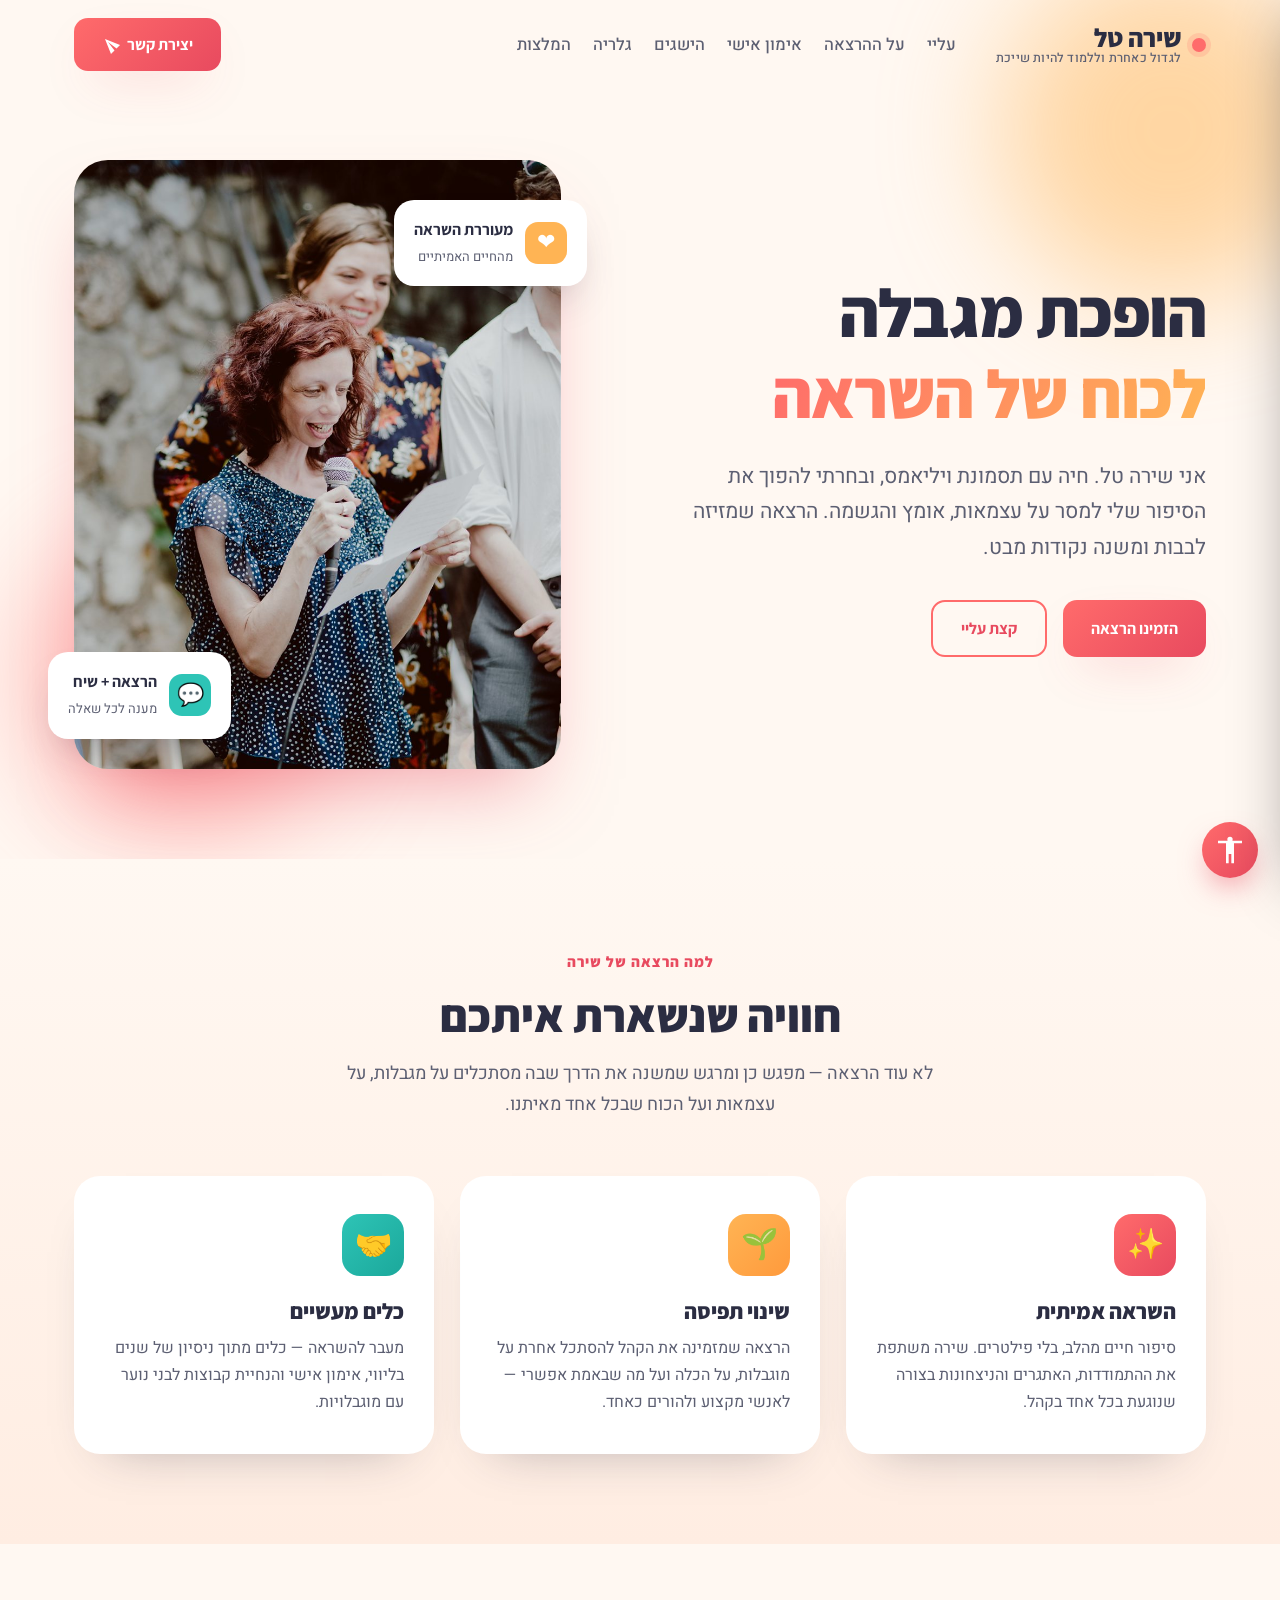
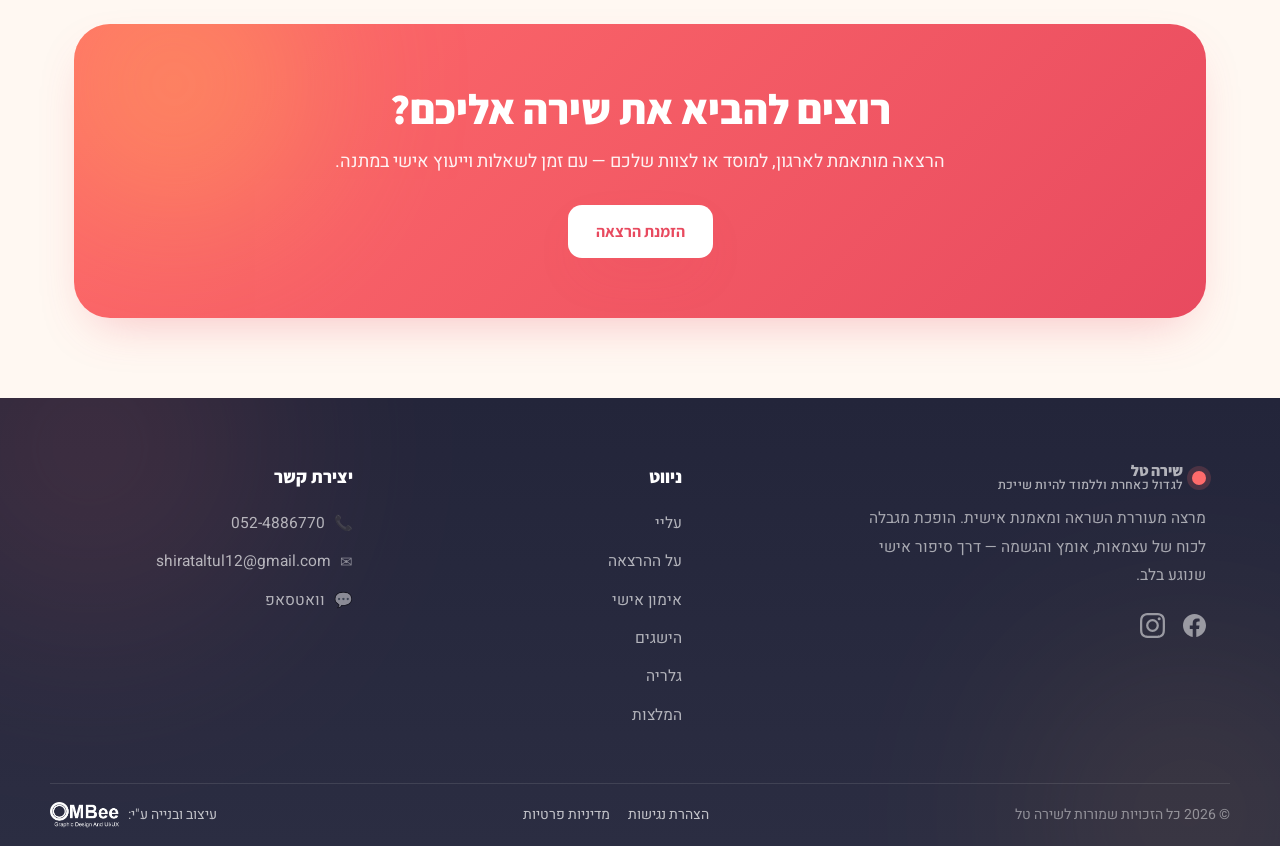
<file: index.html>
<!DOCTYPE html>
<html lang="he" dir="rtl">
<head>
<meta charset="UTF-8" />
<meta name="viewport" content="width=device-width, initial-scale=1.0" />
<title>שירה טל | מרצה מעוררת השראה ומאמנת אישית</title>
<meta name="description" content="שירה טל — מרצה מוטיבציונית ומאמנת אישית. הרצאות מעוררות השראה על התמודדות, עצמאות והגשמה." />
<link rel="preconnect" href="https://fonts.googleapis.com" />
<link rel="preconnect" href="https://fonts.gstatic.com" crossorigin />
<link href="https://fonts.googleapis.com/css2?family=Heebo:wght@300;400;500;700;800;900&family=Assistant:wght@400;600;700;800&display=swap" rel="stylesheet" />
<link rel="stylesheet" href="style.css" />
</head>
<body>

<header id="header">
  <div class="wrap nav">
    <a href="index.html" class="logo"><span class="dot"></span><span class="logo-txt">שירה טל<small>לגדול כאחרת וללמוד להיות שייכת</small></span></a>
    <nav class="menu" id="menu">
      <a href="about.html">עליי</a>
      <a href="lecture.html">על ההרצאה</a>
      <a href="coaching.html">אימון אישי</a>
      <a href="achievements.html">הישגים</a>
      <a href="gallery.html">גלריה</a>
      <a href="testimonials.html">המלצות</a>
      <a href="contact.html" class="btn">יצירת קשר<svg viewBox="0 0 24 24" width="17" height="17" fill="currentColor" aria-hidden="true" style="transform:rotate(-135deg)"><path d="M2.01 21 23 12 2.01 3 2 10l15 2-15 2z"/></svg></a>
    </nav>
    <button class="hamburger" id="hamburger" aria-label="תפריט"><span></span><span></span><span></span></button>
  </div>
</header>

<section class="hero">
  <div class="blob blob-1"></div>
  <div class="wrap hero-grid">
    <div class="reveal">
      <h1>הופכת מגבלה<br><span class="hl">לכוח של השראה</span></h1>
      <p class="lead">אני שירה טל. חיה עם תסמונת ויליאמס, ובחרתי להפוך את הסיפור שלי למסר על עצמאות, אומץ והגשמה. הרצאה שמזיזה לבבות ומשנה נקודות מבט.</p>
      <div class="hero-cta">
        <a href="contact.html" class="btn">הזמינו הרצאה</a>
        <a href="about.html" class="btn btn-ghost">קצת עליי</a>
      </div>
    </div>
    <div class="hero-visual reveal">
      <div class="blob blob-2"></div>
      <div class="photo-card">
        <img src="images/shira-2.jpg" alt="שירה טל" />
      </div>
      <div class="float-badge badge-1"><div class="ic">💬</div><div><b>הרצאה + שיח</b><small>מענה לכל שאלה</small></div></div>
      <div class="float-badge badge-2"><div class="ic">❤</div><div><b>מעוררת השראה</b><small>מהחיים האמיתיים</small></div></div>
    </div>
  </div>
</section>

<section class="why">
  <div class="wrap">
    <div class="sec-head reveal">
      <span class="sec-tag">למה הרצאה של שירה</span>
      <h2>חוויה שנשארת איתכם</h2>
      <p>לא עוד הרצאה — מפגש כן ומרגש שמשנה את הדרך שבה מסתכלים על מגבלות, על עצמאות ועל הכוח שבכל אחד מאיתנו.</p>
    </div>
    <div class="cards">
      <div class="card reveal"><div class="ic">✨</div><h3>השראה אמיתית</h3><p>סיפור חיים מהלב, בלי פילטרים. שירה משתפת את ההתמודדות, האתגרים והניצחונות בצורה שנוגעת בכל אחד בקהל.</p></div>
      <div class="card reveal"><div class="ic">🌱</div><h3>שינוי תפיסה</h3><p>הרצאה שמזמינה את הקהל להסתכל אחרת על מוגבלות, על הכלה ועל מה שבאמת אפשרי — לאנשי מקצוע ולהורים כאחד.</p></div>
      <div class="card reveal"><div class="ic">🤝</div><h3>כלים מעשיים</h3><p>מעבר להשראה — כלים מתוך ניסיון של שנים בליווי, אימון אישי והנחיית קבוצות לבני נוער עם מוגבלויות.</p></div>
    </div>
  </div>
</section>

<section class="cta-strip">
  <div class="wrap">
    <div class="cta-inner reveal">
      <h2>רוצים להביא את שירה אליכם?</h2>
      <p>הרצאה מותאמת לארגון, למוסד או לצוות שלכם — עם זמן לשאלות וייעוץ אישי במתנה.</p>
      <a href="contact.html" class="btn">הזמנת הרצאה</a>
    </div>
  </div>
</section>

<footer>
  <div class="wrap foot-grid">
    <div class="foot-col foot-brand">
      <a href="index.html" class="logo"><span class="dot"></span><span class="logo-txt">שירה טל<small>לגדול כאחרת וללמוד להיות שייכת</small></span></a>
      <p>מרצה מעוררת השראה ומאמנת אישית. הופכת מגבלה לכוח של עצמאות, אומץ והגשמה — דרך סיפור אישי שנוגע בלב.</p>
      <div class="socials">
        <a href="#" aria-label="פייסבוק"><svg viewBox="0 0 24 24" aria-hidden="true"><path d="M24 12.07C24 5.4 18.63 0 12 0S0 5.4 0 12.07c0 6.02 4.39 11.01 10.13 11.93v-8.44H7.08v-3.49h3.05V9.41c0-3.02 1.79-4.69 4.53-4.69 1.31 0 2.69.24 2.69.24v2.97h-1.52c-1.49 0-1.96.93-1.96 1.89v2.25h3.33l-.53 3.49h-2.8v8.44C19.61 23.08 24 18.09 24 12.07z"/></svg></a>
        <a href="https://instagram.com/shiralifecoach" target="_blank" rel="noopener" aria-label="אינסטגרם"><svg viewBox="0 0 24 24" aria-hidden="true"><path d="M12 2.16c3.2 0 3.58.01 4.85.07 1.17.05 1.8.25 2.23.41.56.22.96.48 1.38.9.42.42.68.82.9 1.38.16.42.36 1.06.41 2.23.06 1.27.07 1.65.07 4.85s-.01 3.58-.07 4.85c-.05 1.17-.25 1.8-.41 2.23-.22.56-.48.96-.9 1.38-.42.42-.82.68-1.38.9-.42.16-1.06.36-2.23.41-1.27.06-1.65.07-4.85.07s-3.58-.01-4.85-.07c-1.17-.05-1.8-.25-2.23-.41-.56-.22-.96-.48-1.38-.9-.42-.42-.68-.82-.9-1.38-.16-.42-.36-1.06-.41-2.23-.06-1.27-.07-1.65-.07-4.85s.01-3.58.07-4.85c.05-1.17.25-1.8.41-2.23.22-.56.48-.96.9-1.38.42-.42.82-.68 1.38-.9.42-.16 1.06-.36 2.23-.41 1.27-.06 1.65-.07 4.85-.07M12 0C8.74 0 8.33.01 7.05.07 5.78.13 4.9.33 4.14.63c-.79.31-1.46.72-2.12 1.38C1.36 2.67.95 3.34.63 4.14.33 4.9.13 5.78.07 7.05.01 8.33 0 8.74 0 12s.01 3.67.07 4.95c.06 1.27.26 2.15.56 2.91.31.79.72 1.46 1.38 2.12.66.66 1.33 1.07 2.12 1.38.76.3 1.64.5 2.91.56C8.33 23.99 8.74 24 12 24s3.67-.01 4.95-.07c1.27-.06 2.15-.26 2.91-.56.79-.31 1.46-.72 2.12-1.38.66-.66 1.07-1.33 1.38-2.12.3-.76.5-1.64.56-2.91.06-1.28.07-1.69.07-4.95s-.01-3.67-.07-4.95c-.06-1.27-.26-2.15-.56-2.91-.31-.79-.72-1.46-1.38-2.12C21.33 1.36 20.66.95 19.86.63 19.1.33 18.22.13 16.95.07 15.67.01 15.26 0 12 0z"/><path d="M12 5.84A6.16 6.16 0 1 0 18.16 12 6.16 6.16 0 0 0 12 5.84zM12 16a4 4 0 1 1 4-4 4 4 0 0 1-4 4z"/><circle cx="18.41" cy="5.59" r="1.44"/></svg></a>
      </div>
    </div>
    <div class="foot-col">
      <h4>ניווט</h4>
      <a href="about.html">עליי</a>
      <a href="lecture.html">על ההרצאה</a>
      <a href="coaching.html">אימון אישי</a>
      <a href="achievements.html">הישגים</a>
      <a href="gallery.html">גלריה</a>
      <a href="testimonials.html">המלצות</a>
    </div>
    <div class="foot-col">
      <h4>יצירת קשר</h4>
      <a href="tel:0524886770"><span class="fi">📞</span>052-4886770</a>
      <a href="mailto:shirataltul12@gmail.com"><span class="fi">✉</span>shirataltul12@gmail.com</a>
      <a href="https://wa.me/972524886770" target="_blank" rel="noopener"><span class="fi">💬</span>וואטסאפ</a>
    </div>
  </div>
  <div class="wrap foot-bottom">
    <span>© 2026 כל הזכויות שמורות לשירה טל</span>
    <span class="foot-legal"><a href="accessibility.html">הצהרת נגישות</a><a href="privacy.html">מדיניות פרטיות</a></span>
    <span class="foot-credit">עיצוב ובנייה ע"י: <a href="https://ombee.co.il" target="_blank" rel="noopener"><img src="images/ombee-logo-white.png" alt="OMBee" /></a></span>
  </div>
</footer>

<script src="script.js"></script>
</body>
</html>
</file>
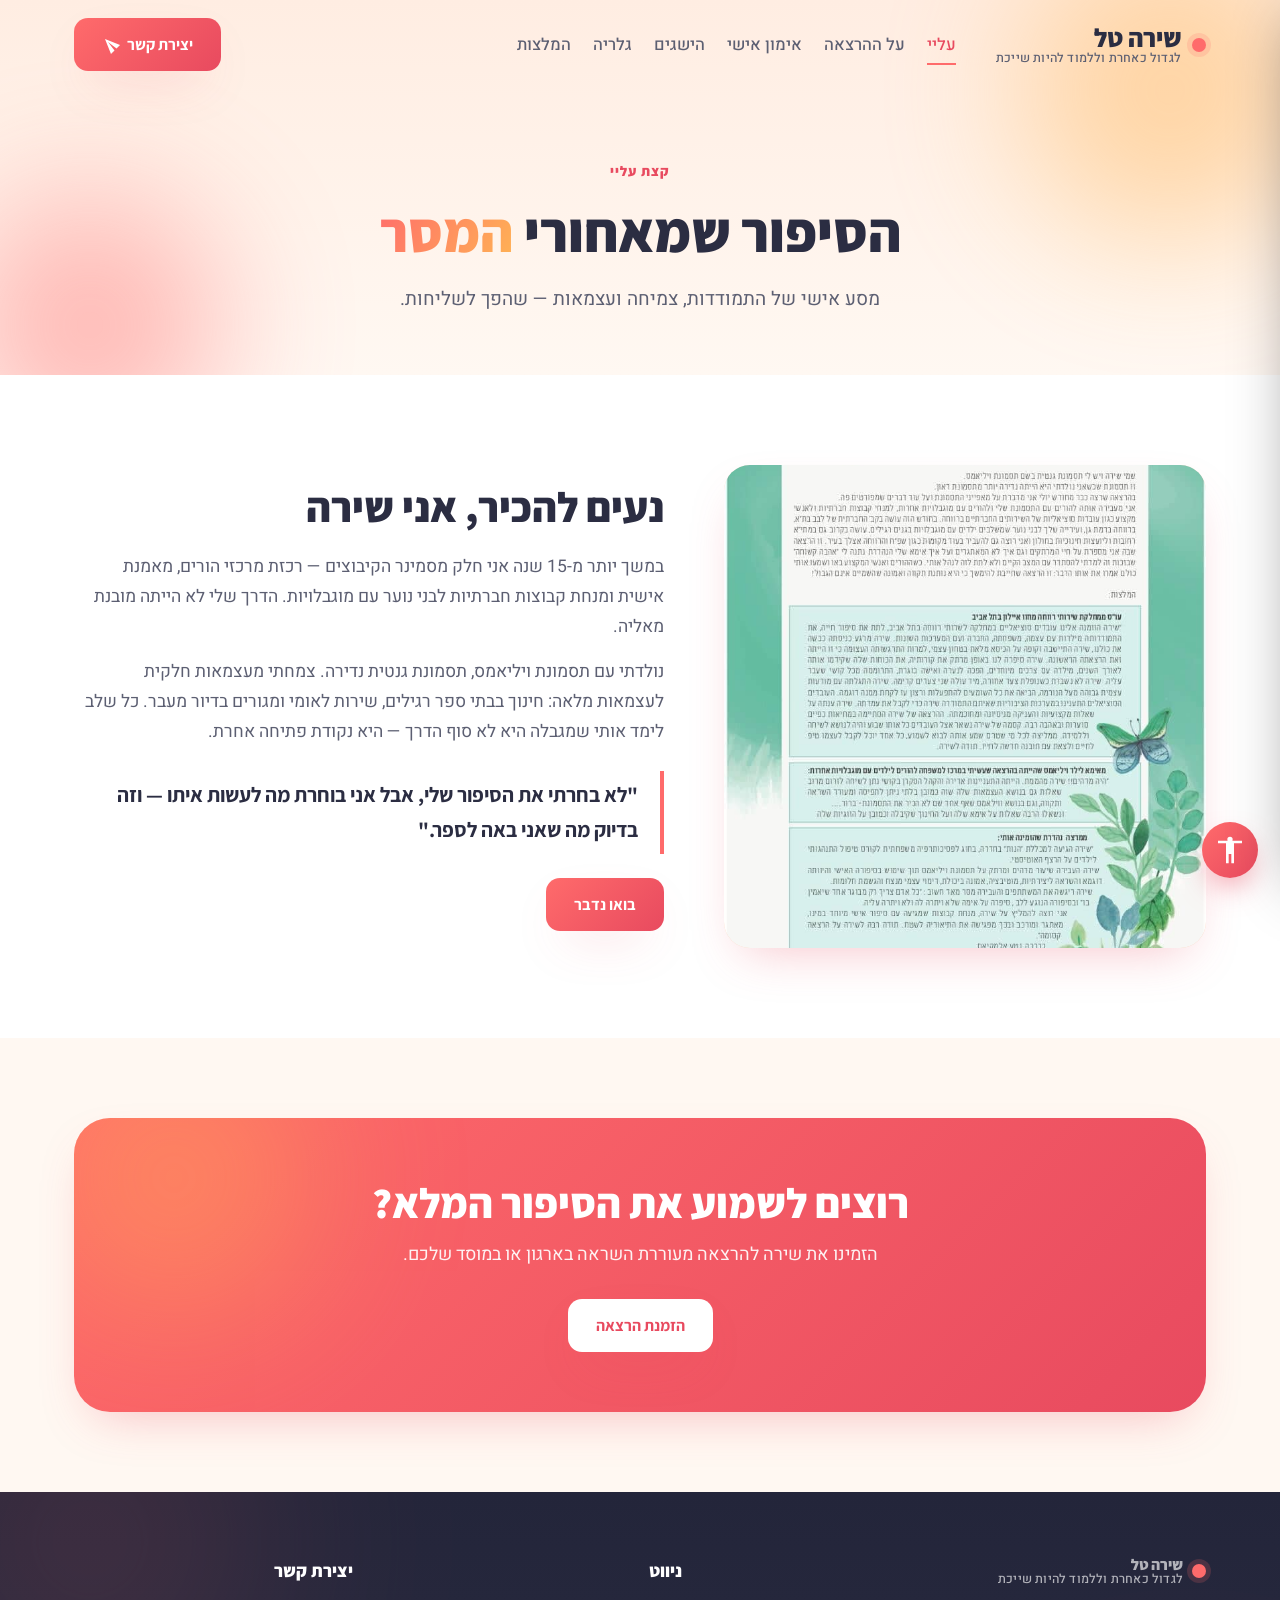
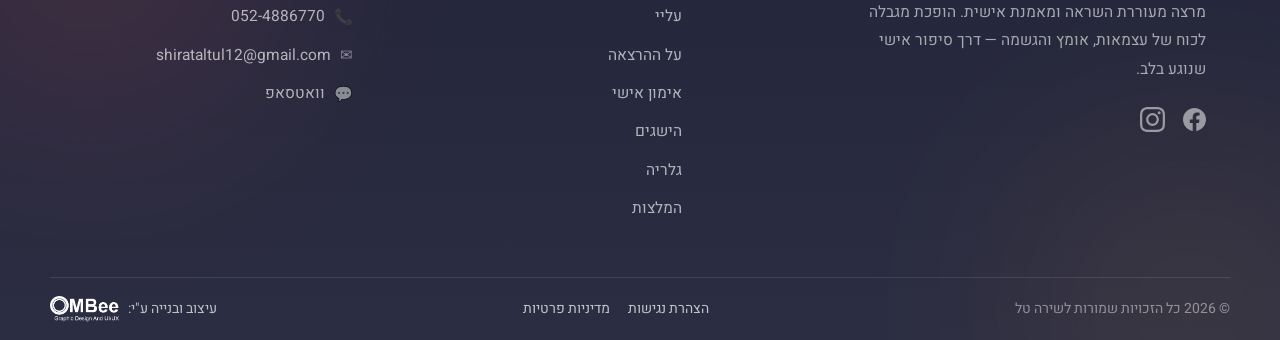
<file: about.html>
<!DOCTYPE html>
<html lang="he" dir="rtl">
<head>
<meta charset="UTF-8" />
<meta name="viewport" content="width=device-width, initial-scale=1.0" />
<title>עליי | שירה טל</title>
<meta name="description" content="הסיפור של שירה טל — המסע מעצמאות חלקית לעצמאות מלאה, וניסיון של 15+ שנה בליווי ואימון." />
<link rel="preconnect" href="https://fonts.googleapis.com" />
<link rel="preconnect" href="https://fonts.gstatic.com" crossorigin />
<link href="https://fonts.googleapis.com/css2?family=Heebo:wght@300;400;500;700;800;900&family=Assistant:wght@400;600;700;800&display=swap" rel="stylesheet" />
<link rel="stylesheet" href="style.css" />
</head>
<body>

<header id="header">
  <div class="wrap nav">
    <a href="index.html" class="logo"><span class="dot"></span><span class="logo-txt">שירה טל<small>לגדול כאחרת וללמוד להיות שייכת</small></span></a>
    <nav class="menu" id="menu">
      <a href="about.html" class="active">עליי</a>
      <a href="lecture.html">על ההרצאה</a>
      <a href="coaching.html">אימון אישי</a>
      <a href="achievements.html">הישגים</a>
      <a href="gallery.html">גלריה</a>
      <a href="testimonials.html">המלצות</a>
      <a href="contact.html" class="btn">יצירת קשר<svg viewBox="0 0 24 24" width="17" height="17" fill="currentColor" aria-hidden="true" style="transform:rotate(-135deg)"><path d="M2.01 21 23 12 2.01 3 2 10l15 2-15 2z"/></svg></a>
    </nav>
    <button class="hamburger" id="hamburger" aria-label="תפריט"><span></span><span></span><span></span></button>
  </div>
</header>

<section class="page-hero">
  <div class="blob b1"></div><div class="blob b2"></div>
  <div class="wrap inner reveal">
    <div class="crumb">קצת עליי</div>
    <h1>הסיפור שמאחורי <span class="hl">המסר</span></h1>
    <p>מסע אישי של התמודדות, צמיחה ועצמאות — שהפך לשליחות.</p>
  </div>
</section>

<section class="about">
  <div class="wrap about-grid">
    <div class="about-photo reveal">
      <img src="images/shira-5.jpg" alt="שירה טל" />
    </div>
    <div class="reveal">
      <h2>נעים להכיר, אני שירה</h2>
      <p>במשך יותר מ-15 שנה אני חלק מסמינר הקיבוצים — רכזת מרכזי הורים, מאמנת אישית ומנחת קבוצות חברתיות לבני נוער עם מוגבלויות. הדרך שלי לא הייתה מובנת מאליה.</p>
      <p>נולדתי עם תסמונת ויליאמס, תסמונת גנטית נדירה. צמחתי מעצמאות חלקית לעצמאות מלאה: חינוך בבתי ספר רגילים, שירות לאומי ומגורים בדיור מעבר. כל שלב לימד אותי שמגבלה היא לא סוף הדרך — היא נקודת פתיחה אחרת.</p>
      <div class="quote">"לא בחרתי את הסיפור שלי, אבל אני בוחרת מה לעשות איתו — וזה בדיוק מה שאני באה לספר."</div>
      <a href="contact.html" class="btn">בואו נדבר</a>
    </div>
  </div>
</section>

<section class="cta-strip">
  <div class="wrap">
    <div class="cta-inner reveal">
      <h2>רוצים לשמוע את הסיפור המלא?</h2>
      <p>הזמינו את שירה להרצאה מעוררת השראה בארגון או במוסד שלכם.</p>
      <a href="contact.html" class="btn">הזמנת הרצאה</a>
    </div>
  </div>
</section>

<footer>
  <div class="wrap foot-grid">
    <div class="foot-col foot-brand">
      <a href="index.html" class="logo"><span class="dot"></span><span class="logo-txt">שירה טל<small>לגדול כאחרת וללמוד להיות שייכת</small></span></a>
      <p>מרצה מעוררת השראה ומאמנת אישית. הופכת מגבלה לכוח של עצמאות, אומץ והגשמה — דרך סיפור אישי שנוגע בלב.</p>
      <div class="socials">
        <a href="#" aria-label="פייסבוק"><svg viewBox="0 0 24 24" aria-hidden="true"><path d="M24 12.07C24 5.4 18.63 0 12 0S0 5.4 0 12.07c0 6.02 4.39 11.01 10.13 11.93v-8.44H7.08v-3.49h3.05V9.41c0-3.02 1.79-4.69 4.53-4.69 1.31 0 2.69.24 2.69.24v2.97h-1.52c-1.49 0-1.96.93-1.96 1.89v2.25h3.33l-.53 3.49h-2.8v8.44C19.61 23.08 24 18.09 24 12.07z"/></svg></a>
        <a href="https://instagram.com/shiralifecoach" target="_blank" rel="noopener" aria-label="אינסטגרם"><svg viewBox="0 0 24 24" aria-hidden="true"><path d="M12 2.16c3.2 0 3.58.01 4.85.07 1.17.05 1.8.25 2.23.41.56.22.96.48 1.38.9.42.42.68.82.9 1.38.16.42.36 1.06.41 2.23.06 1.27.07 1.65.07 4.85s-.01 3.58-.07 4.85c-.05 1.17-.25 1.8-.41 2.23-.22.56-.48.96-.9 1.38-.42.42-.82.68-1.38.9-.42.16-1.06.36-2.23.41-1.27.06-1.65.07-4.85.07s-3.58-.01-4.85-.07c-1.17-.05-1.8-.25-2.23-.41-.56-.22-.96-.48-1.38-.9-.42-.42-.68-.82-.9-1.38-.16-.42-.36-1.06-.41-2.23-.06-1.27-.07-1.65-.07-4.85s.01-3.58.07-4.85c.05-1.17.25-1.8.41-2.23.22-.56.48-.96.9-1.38.42-.42.82-.68 1.38-.9.42-.16 1.06-.36 2.23-.41 1.27-.06 1.65-.07 4.85-.07M12 0C8.74 0 8.33.01 7.05.07 5.78.13 4.9.33 4.14.63c-.79.31-1.46.72-2.12 1.38C1.36 2.67.95 3.34.63 4.14.33 4.9.13 5.78.07 7.05.01 8.33 0 8.74 0 12s.01 3.67.07 4.95c.06 1.27.26 2.15.56 2.91.31.79.72 1.46 1.38 2.12.66.66 1.33 1.07 2.12 1.38.76.3 1.64.5 2.91.56C8.33 23.99 8.74 24 12 24s3.67-.01 4.95-.07c1.27-.06 2.15-.26 2.91-.56.79-.31 1.46-.72 2.12-1.38.66-.66 1.07-1.33 1.38-2.12.3-.76.5-1.64.56-2.91.06-1.28.07-1.69.07-4.95s-.01-3.67-.07-4.95c-.06-1.27-.26-2.15-.56-2.91-.31-.79-.72-1.46-1.38-2.12C21.33 1.36 20.66.95 19.86.63 19.1.33 18.22.13 16.95.07 15.67.01 15.26 0 12 0z"/><path d="M12 5.84A6.16 6.16 0 1 0 18.16 12 6.16 6.16 0 0 0 12 5.84zM12 16a4 4 0 1 1 4-4 4 4 0 0 1-4 4z"/><circle cx="18.41" cy="5.59" r="1.44"/></svg></a>
      </div>
    </div>
    <div class="foot-col">
      <h4>ניווט</h4>
      <a href="about.html">עליי</a>
      <a href="lecture.html">על ההרצאה</a>
      <a href="coaching.html">אימון אישי</a>
      <a href="achievements.html">הישגים</a>
      <a href="gallery.html">גלריה</a>
      <a href="testimonials.html">המלצות</a>
    </div>
    <div class="foot-col">
      <h4>יצירת קשר</h4>
      <a href="tel:0524886770"><span class="fi">📞</span>052-4886770</a>
      <a href="mailto:shirataltul12@gmail.com"><span class="fi">✉</span>shirataltul12@gmail.com</a>
      <a href="https://wa.me/972524886770" target="_blank" rel="noopener"><span class="fi">💬</span>וואטסאפ</a>
    </div>
  </div>
  <div class="wrap foot-bottom">
    <span>© 2026 כל הזכויות שמורות לשירה טל</span>
    <span class="foot-legal"><a href="accessibility.html">הצהרת נגישות</a><a href="privacy.html">מדיניות פרטיות</a></span>
    <span class="foot-credit">עיצוב ובנייה ע"י: <a href="https://ombee.co.il" target="_blank" rel="noopener"><img src="images/ombee-logo-white.png" alt="OMBee" /></a></span>
  </div>
</footer>

<script src="script.js"></script>
</body>
</html>
</file>
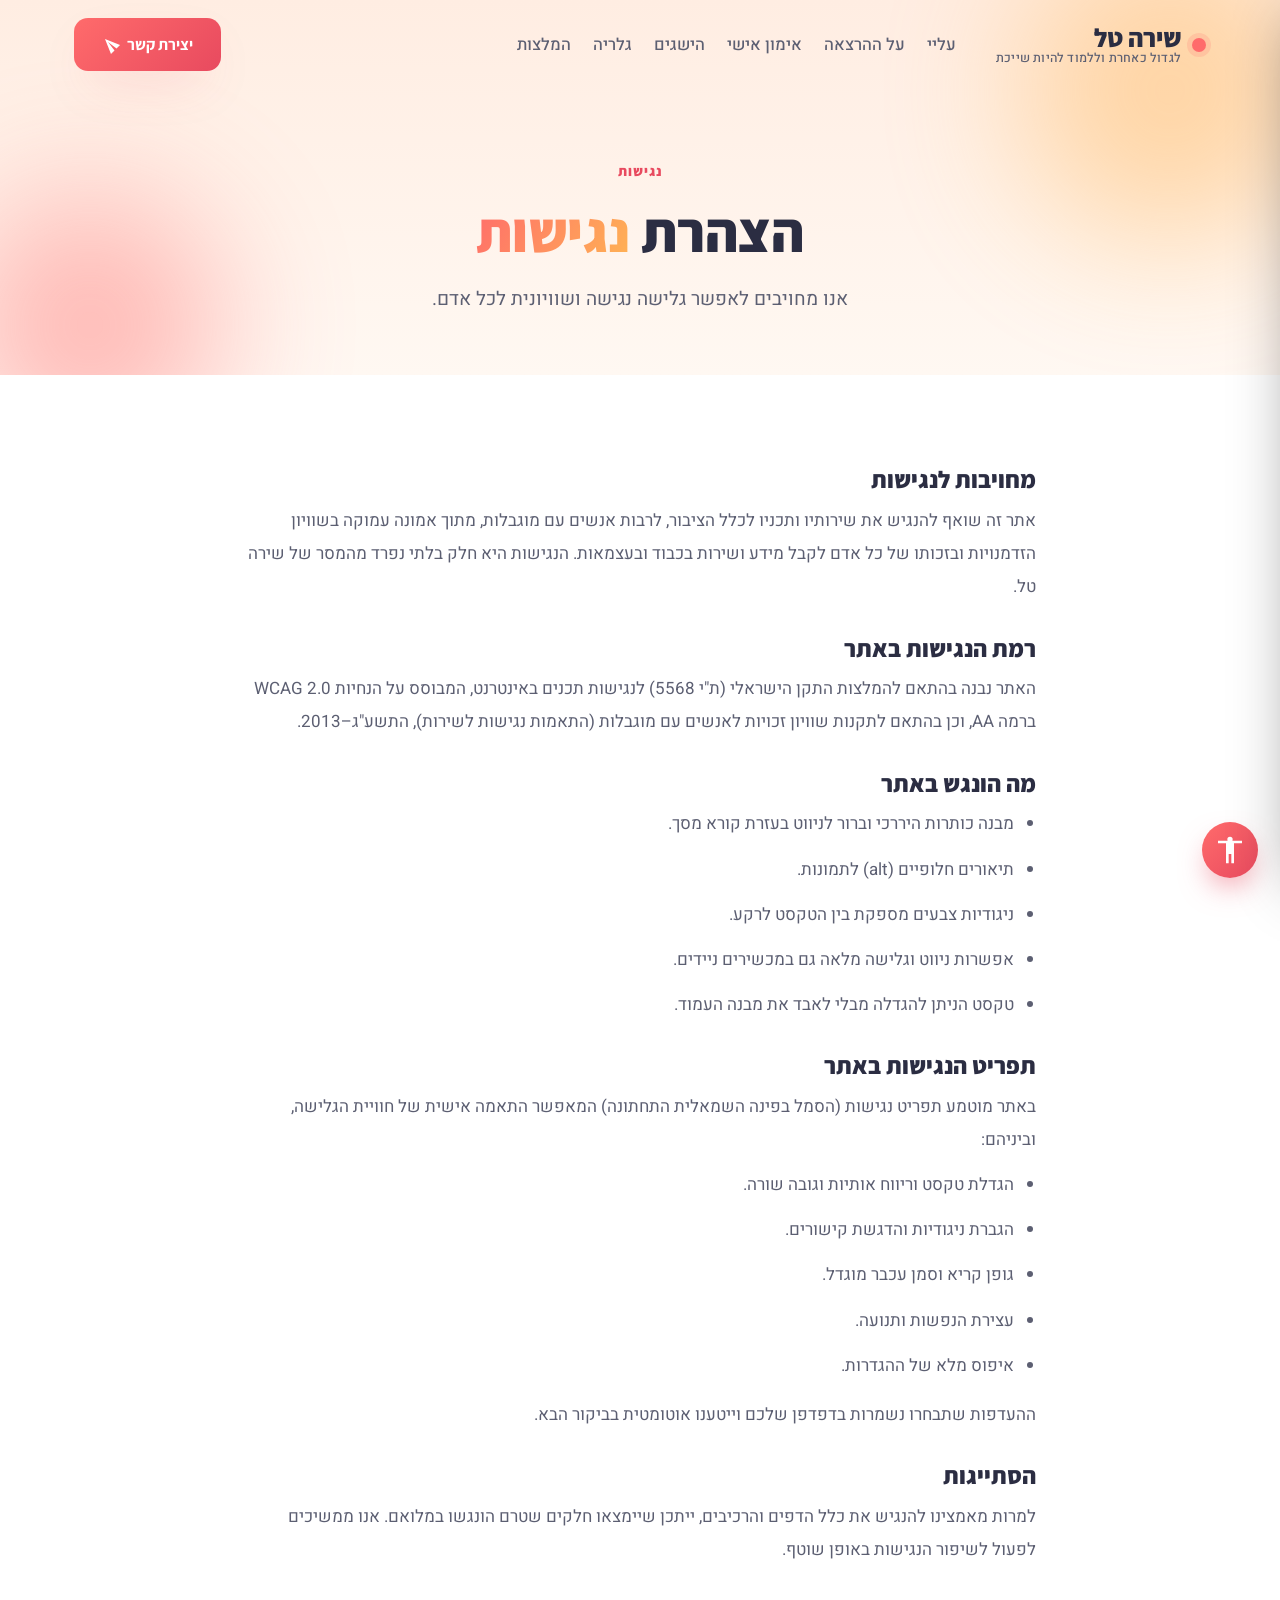
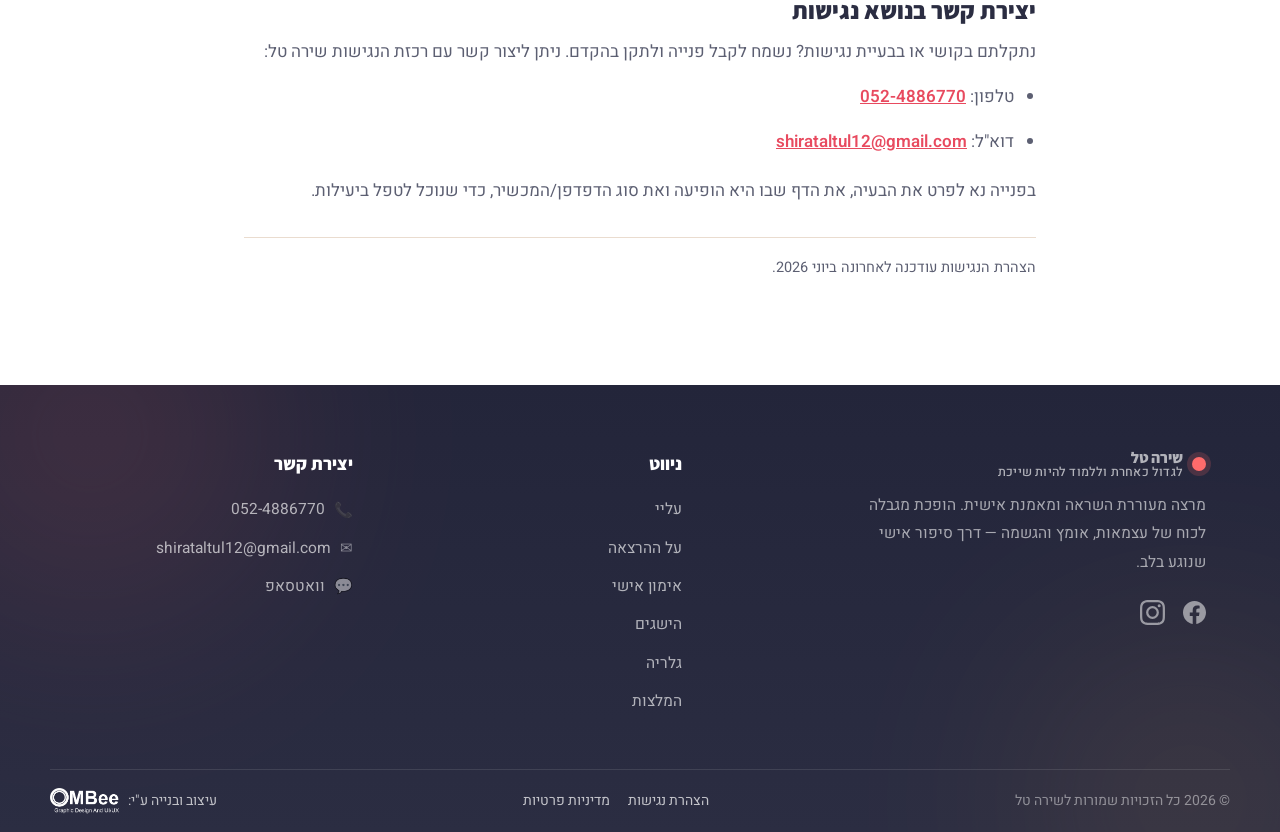
<file: accessibility.html>
<!DOCTYPE html>
<html lang="he" dir="rtl">
<head>
<meta charset="UTF-8" />
<meta name="viewport" content="width=device-width, initial-scale=1.0" />
<title>הצהרת נגישות | שירה טל</title>
<meta name="description" content="הצהרת הנגישות של אתר שירה טל — מחויבות לנגישות דיגיטלית לכלל הגולשים." />
<link rel="preconnect" href="https://fonts.googleapis.com" />
<link rel="preconnect" href="https://fonts.gstatic.com" crossorigin />
<link href="https://fonts.googleapis.com/css2?family=Heebo:wght@300;400;500;700;800;900&family=Assistant:wght@400;600;700;800&display=swap" rel="stylesheet" />
<link rel="stylesheet" href="style.css" />
</head>
<body>

<header id="header">
  <div class="wrap nav">
    <a href="index.html" class="logo"><span class="dot"></span><span class="logo-txt">שירה טל<small>לגדול כאחרת וללמוד להיות שייכת</small></span></a>
    <nav class="menu" id="menu">
      <a href="about.html">עליי</a>
      <a href="lecture.html">על ההרצאה</a>
      <a href="coaching.html">אימון אישי</a>
      <a href="achievements.html">הישגים</a>
      <a href="gallery.html">גלריה</a>
      <a href="testimonials.html">המלצות</a>
      <a href="contact.html" class="btn">יצירת קשר<svg viewBox="0 0 24 24" width="17" height="17" fill="currentColor" aria-hidden="true" style="transform:rotate(-135deg)"><path d="M2.01 21 23 12 2.01 3 2 10l15 2-15 2z"/></svg></a>
    </nav>
    <button class="hamburger" id="hamburger" aria-label="תפריט"><span></span><span></span><span></span></button>
  </div>
</header>

<section class="page-hero">
  <div class="blob b1"></div><div class="blob b2"></div>
  <div class="wrap inner reveal">
    <div class="crumb">נגישות</div>
    <h1>הצהרת <span class="hl">נגישות</span></h1>
    <p>אנו מחויבים לאפשר גלישה נגישה ושוויונית לכל אדם.</p>
  </div>
</section>

<section class="lecture">
  <div class="wrap legal reveal">
    <h2>מחויבות לנגישות</h2>
    <p>אתר זה שואף להנגיש את שירותיו ותכניו לכלל הציבור, לרבות אנשים עם מוגבלות, מתוך אמונה עמוקה בשוויון הזדמנויות ובזכותו של כל אדם לקבל מידע ושירות בכבוד ובעצמאות. הנגישות היא חלק בלתי נפרד מהמסר של שירה טל.</p>

    <h2>רמת הנגישות באתר</h2>
    <p>האתר נבנה בהתאם להמלצות התקן הישראלי (ת"י 5568) לנגישות תכנים באינטרנט, המבוסס על הנחיות WCAG 2.0 ברמה AA, וכן בהתאם לתקנות שוויון זכויות לאנשים עם מוגבלות (התאמות נגישות לשירות), התשע"ג–2013.</p>

    <h2>מה הונגש באתר</h2>
    <ul>
      <li>מבנה כותרות היררכי וברור לניווט בעזרת קורא מסך.</li>
      <li>תיאורים חלופיים (alt) לתמונות.</li>
      <li>ניגודיות צבעים מספקת בין הטקסט לרקע.</li>
      <li>אפשרות ניווט וגלישה מלאה גם במכשירים ניידים.</li>
      <li>טקסט הניתן להגדלה מבלי לאבד את מבנה העמוד.</li>
    </ul>

    <h2>תפריט הנגישות באתר</h2>
    <p>באתר מוטמע תפריט נגישות (הסמל בפינה השמאלית התחתונה) המאפשר התאמה אישית של חוויית הגלישה, וביניהם:</p>
    <ul>
      <li>הגדלת טקסט וריווח אותיות וגובה שורה.</li>
      <li>הגברת ניגודיות והדגשת קישורים.</li>
      <li>גופן קריא וסמן עכבר מוגדל.</li>
      <li>עצירת הנפשות ותנועה.</li>
      <li>איפוס מלא של ההגדרות.</li>
    </ul>
    <p>ההעדפות שתבחרו נשמרות בדפדפן שלכם וייטענו אוטומטית בביקור הבא.</p>

    <h2>הסתייגות</h2>
    <p>למרות מאמצינו להנגיש את כלל הדפים והרכיבים, ייתכן שיימצאו חלקים שטרם הונגשו במלואם. אנו ממשיכים לפעול לשיפור הנגישות באופן שוטף.</p>

    <h2>יצירת קשר בנושא נגישות</h2>
    <p>נתקלתם בקושי או בבעיית נגישות? נשמח לקבל פנייה ולתקן בהקדם. ניתן ליצור קשר עם רכזת הנגישות שירה טל:</p>
    <ul>
      <li>טלפון: <a href="tel:0524886770">052-4886770</a></li>
      <li>דוא"ל: <a href="mailto:shirataltul12@gmail.com">shirataltul12@gmail.com</a></li>
    </ul>
    <p>בפנייה נא לפרט את הבעיה, את הדף שבו היא הופיעה ואת סוג הדפדפן/המכשיר, כדי שנוכל לטפל ביעילות.</p>

    <p class="updated">הצהרת הנגישות עודכנה לאחרונה ביוני 2026.</p>
  </div>
</section>

<footer>
  <div class="wrap foot-grid">
    <div class="foot-col foot-brand">
      <a href="index.html" class="logo"><span class="dot"></span><span class="logo-txt">שירה טל<small>לגדול כאחרת וללמוד להיות שייכת</small></span></a>
      <p>מרצה מעוררת השראה ומאמנת אישית. הופכת מגבלה לכוח של עצמאות, אומץ והגשמה — דרך סיפור אישי שנוגע בלב.</p>
      <div class="socials">
        <a href="#" aria-label="פייסבוק"><svg viewBox="0 0 24 24" aria-hidden="true"><path d="M24 12.07C24 5.4 18.63 0 12 0S0 5.4 0 12.07c0 6.02 4.39 11.01 10.13 11.93v-8.44H7.08v-3.49h3.05V9.41c0-3.02 1.79-4.69 4.53-4.69 1.31 0 2.69.24 2.69.24v2.97h-1.52c-1.49 0-1.96.93-1.96 1.89v2.25h3.33l-.53 3.49h-2.8v8.44C19.61 23.08 24 18.09 24 12.07z"/></svg></a>
        <a href="https://instagram.com/shiralifecoach" target="_blank" rel="noopener" aria-label="אינסטגרם"><svg viewBox="0 0 24 24" aria-hidden="true"><path d="M12 2.16c3.2 0 3.58.01 4.85.07 1.17.05 1.8.25 2.23.41.56.22.96.48 1.38.9.42.42.68.82.9 1.38.16.42.36 1.06.41 2.23.06 1.27.07 1.65.07 4.85s-.01 3.58-.07 4.85c-.05 1.17-.25 1.8-.41 2.23-.22.56-.48.96-.9 1.38-.42.42-.82.68-1.38.9-.42.16-1.06.36-2.23.41-1.27.06-1.65.07-4.85.07s-3.58-.01-4.85-.07c-1.17-.05-1.8-.25-2.23-.41-.56-.22-.96-.48-1.38-.9-.42-.42-.68-.82-.9-1.38-.16-.42-.36-1.06-.41-2.23-.06-1.27-.07-1.65-.07-4.85s.01-3.58.07-4.85c.05-1.17.25-1.8.41-2.23.22-.56.48-.96.9-1.38.42-.42.82-.68 1.38-.9.42-.16 1.06-.36 2.23-.41 1.27-.06 1.65-.07 4.85-.07M12 0C8.74 0 8.33.01 7.05.07 5.78.13 4.9.33 4.14.63c-.79.31-1.46.72-2.12 1.38C1.36 2.67.95 3.34.63 4.14.33 4.9.13 5.78.07 7.05.01 8.33 0 8.74 0 12s.01 3.67.07 4.95c.06 1.27.26 2.15.56 2.91.31.79.72 1.46 1.38 2.12.66.66 1.33 1.07 2.12 1.38.76.3 1.64.5 2.91.56C8.33 23.99 8.74 24 12 24s3.67-.01 4.95-.07c1.27-.06 2.15-.26 2.91-.56.79-.31 1.46-.72 2.12-1.38.66-.66 1.07-1.33 1.38-2.12.3-.76.5-1.64.56-2.91.06-1.28.07-1.69.07-4.95s-.01-3.67-.07-4.95c-.06-1.27-.26-2.15-.56-2.91-.31-.79-.72-1.46-1.38-2.12C21.33 1.36 20.66.95 19.86.63 19.1.33 18.22.13 16.95.07 15.67.01 15.26 0 12 0z"/><path d="M12 5.84A6.16 6.16 0 1 0 18.16 12 6.16 6.16 0 0 0 12 5.84zM12 16a4 4 0 1 1 4-4 4 4 0 0 1-4 4z"/><circle cx="18.41" cy="5.59" r="1.44"/></svg></a>
      </div>
    </div>
    <div class="foot-col">
      <h4>ניווט</h4>
      <a href="about.html">עליי</a>
      <a href="lecture.html">על ההרצאה</a>
      <a href="coaching.html">אימון אישי</a>
      <a href="achievements.html">הישגים</a>
      <a href="gallery.html">גלריה</a>
      <a href="testimonials.html">המלצות</a>
    </div>
    <div class="foot-col">
      <h4>יצירת קשר</h4>
      <a href="tel:0524886770"><span class="fi">📞</span>052-4886770</a>
      <a href="mailto:shirataltul12@gmail.com"><span class="fi">✉</span>shirataltul12@gmail.com</a>
      <a href="https://wa.me/972524886770" target="_blank" rel="noopener"><span class="fi">💬</span>וואטסאפ</a>
    </div>
  </div>
  <div class="wrap foot-bottom">
    <span>© 2026 כל הזכויות שמורות לשירה טל</span>
    <span class="foot-legal"><a href="accessibility.html">הצהרת נגישות</a><a href="privacy.html">מדיניות פרטיות</a></span>
    <span class="foot-credit">עיצוב ובנייה ע"י: <a href="https://ombee.co.il" target="_blank" rel="noopener"><img src="images/ombee-logo-white.png" alt="OMBee" /></a></span>
  </div>
</footer>

<script src="script.js"></script>
</body>
</html>
</file>
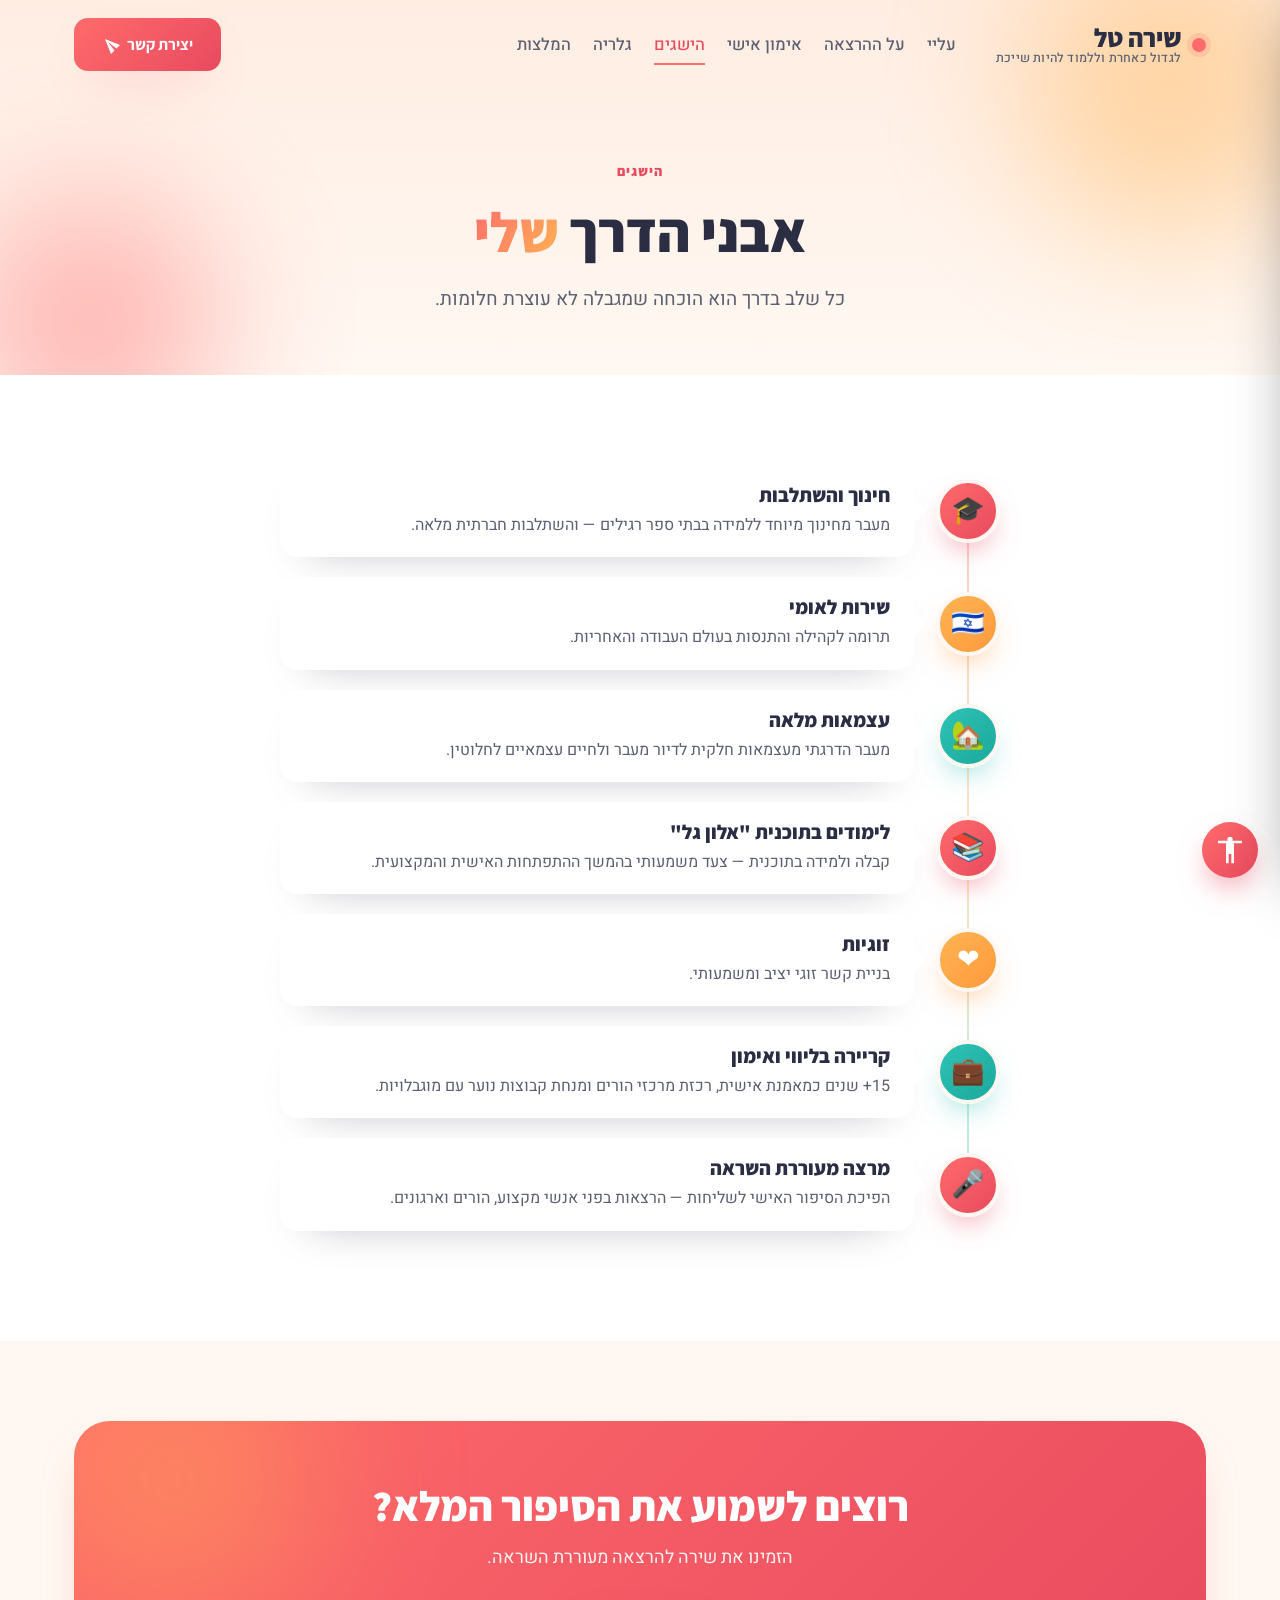
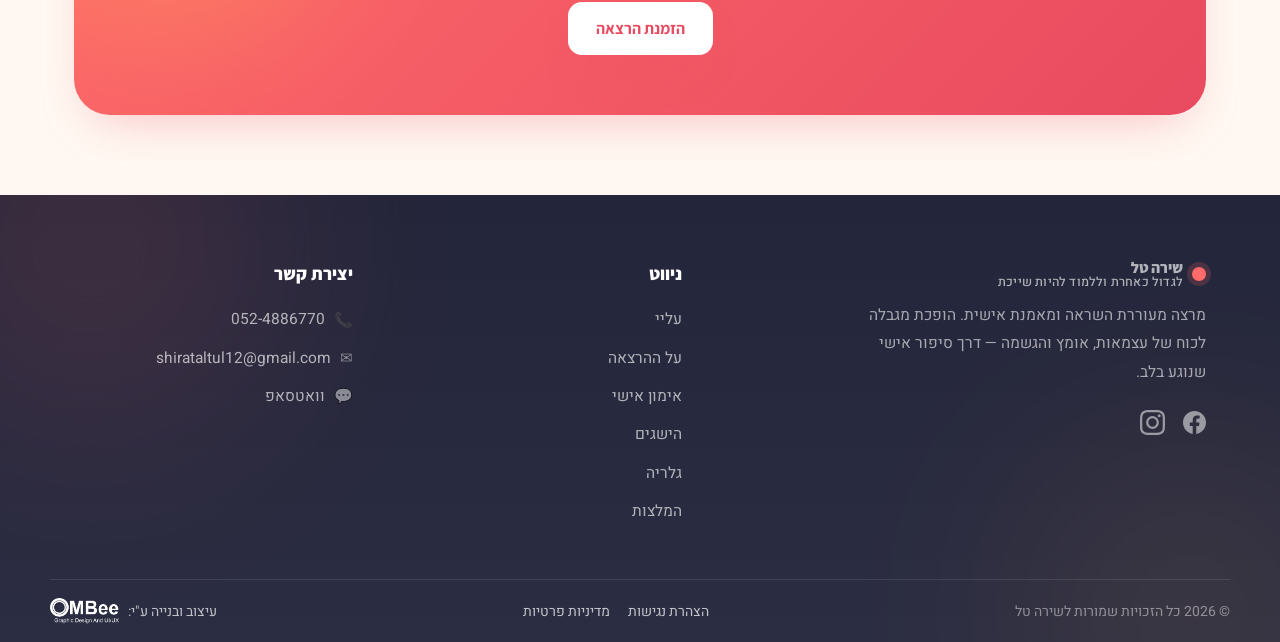
<file: achievements.html>
<!DOCTYPE html>
<html lang="he" dir="rtl">
<head>
<meta charset="UTF-8" />
<meta name="viewport" content="width=device-width, initial-scale=1.0" />
<title>הישגים | שירה טל</title>
<meta name="description" content="אבני הדרך וההישגים של שירה טל — המסע מעצמאות חלקית לעצמאות מלאה." />
<link rel="preconnect" href="https://fonts.googleapis.com" />
<link rel="preconnect" href="https://fonts.gstatic.com" crossorigin />
<link href="https://fonts.googleapis.com/css2?family=Heebo:wght@300;400;500;700;800;900&family=Assistant:wght@400;600;700;800&display=swap" rel="stylesheet" />
<link rel="stylesheet" href="style.css" />
</head>
<body>

<header id="header">
  <div class="wrap nav">
    <a href="index.html" class="logo"><span class="dot"></span><span class="logo-txt">שירה טל<small>לגדול כאחרת וללמוד להיות שייכת</small></span></a>
    <nav class="menu" id="menu">
      <a href="about.html">עליי</a>
      <a href="lecture.html">על ההרצאה</a>
      <a href="coaching.html">אימון אישי</a>
      <a href="achievements.html" class="active">הישגים</a>
      <a href="gallery.html">גלריה</a>
      <a href="testimonials.html">המלצות</a>
      <a href="contact.html" class="btn">יצירת קשר<svg viewBox="0 0 24 24" width="17" height="17" fill="currentColor" aria-hidden="true" style="transform:rotate(-135deg)"><path d="M2.01 21 23 12 2.01 3 2 10l15 2-15 2z"/></svg></a>
    </nav>
    <button class="hamburger" id="hamburger" aria-label="תפריט"><span></span><span></span><span></span></button>
  </div>
</header>

<section class="page-hero">
  <div class="blob b1"></div><div class="blob b2"></div>
  <div class="wrap inner reveal">
    <div class="crumb">הישגים</div>
    <h1>אבני הדרך <span class="hl">שלי</span></h1>
    <p>כל שלב בדרך הוא הוכחה שמגבלה לא עוצרת חלומות.</p>
  </div>
</section>

<section class="lecture">
  <div class="wrap">
    <div class="timeline">
      <div class="tl-item reveal"><div class="tl-ic">🎓</div><div class="tl-card"><h3>חינוך והשתלבות</h3><p>מעבר מחינוך מיוחד ללמידה בבתי ספר רגילים — והשתלבות חברתית מלאה.</p></div></div>
      <div class="tl-item reveal"><div class="tl-ic">🇮🇱</div><div class="tl-card"><h3>שירות לאומי</h3><p>תרומה לקהילה והתנסות בעולם העבודה והאחריות.</p></div></div>
      <div class="tl-item reveal"><div class="tl-ic">🏡</div><div class="tl-card"><h3>עצמאות מלאה</h3><p>מעבר הדרגתי מעצמאות חלקית לדיור מעבר ולחיים עצמאיים לחלוטין.</p></div></div>
      <div class="tl-item reveal"><div class="tl-ic">📚</div><div class="tl-card"><h3>לימודים בתוכנית "אלון גל"</h3><p>קבלה ולמידה בתוכנית — צעד משמעותי בהמשך ההתפתחות האישית והמקצועית.</p></div></div>
      <div class="tl-item reveal"><div class="tl-ic">❤</div><div class="tl-card"><h3>זוגיות</h3><p>בניית קשר זוגי יציב ומשמעותי.</p></div></div>
      <div class="tl-item reveal"><div class="tl-ic">💼</div><div class="tl-card"><h3>קריירה בליווי ואימון</h3><p>15+ שנים כמאמנת אישית, רכזת מרכזי הורים ומנחת קבוצות נוער עם מוגבלויות.</p></div></div>
      <div class="tl-item reveal"><div class="tl-ic">🎤</div><div class="tl-card"><h3>מרצה מעוררת השראה</h3><p>הפיכת הסיפור האישי לשליחות — הרצאות בפני אנשי מקצוע, הורים וארגונים.</p></div></div>
    </div>
  </div>
</section>

<section class="cta-strip">
  <div class="wrap">
    <div class="cta-inner reveal">
      <h2>רוצים לשמוע את הסיפור המלא?</h2>
      <p>הזמינו את שירה להרצאה מעוררת השראה.</p>
      <a href="contact.html" class="btn">הזמנת הרצאה</a>
    </div>
  </div>
</section>

<footer>
  <div class="wrap foot-grid">
    <div class="foot-col foot-brand">
      <a href="index.html" class="logo"><span class="dot"></span><span class="logo-txt">שירה טל<small>לגדול כאחרת וללמוד להיות שייכת</small></span></a>
      <p>מרצה מעוררת השראה ומאמנת אישית. הופכת מגבלה לכוח של עצמאות, אומץ והגשמה — דרך סיפור אישי שנוגע בלב.</p>
      <div class="socials">
        <a href="#" aria-label="פייסבוק"><svg viewBox="0 0 24 24" aria-hidden="true"><path d="M24 12.07C24 5.4 18.63 0 12 0S0 5.4 0 12.07c0 6.02 4.39 11.01 10.13 11.93v-8.44H7.08v-3.49h3.05V9.41c0-3.02 1.79-4.69 4.53-4.69 1.31 0 2.69.24 2.69.24v2.97h-1.52c-1.49 0-1.96.93-1.96 1.89v2.25h3.33l-.53 3.49h-2.8v8.44C19.61 23.08 24 18.09 24 12.07z"/></svg></a>
        <a href="https://instagram.com/shiralifecoach" target="_blank" rel="noopener" aria-label="אינסטגרם"><svg viewBox="0 0 24 24" aria-hidden="true"><path d="M12 2.16c3.2 0 3.58.01 4.85.07 1.17.05 1.8.25 2.23.41.56.22.96.48 1.38.9.42.42.68.82.9 1.38.16.42.36 1.06.41 2.23.06 1.27.07 1.65.07 4.85s-.01 3.58-.07 4.85c-.05 1.17-.25 1.8-.41 2.23-.22.56-.48.96-.9 1.38-.42.42-.82.68-1.38.9-.42.16-1.06.36-2.23.41-1.27.06-1.65.07-4.85.07s-3.58-.01-4.85-.07c-1.17-.05-1.8-.25-2.23-.41-.56-.22-.96-.48-1.38-.9-.42-.42-.68-.82-.9-1.38-.16-.42-.36-1.06-.41-2.23-.06-1.27-.07-1.65-.07-4.85s.01-3.58.07-4.85c.05-1.17.25-1.8.41-2.23.22-.56.48-.96.9-1.38.42-.42.82-.68 1.38-.9.42-.16 1.06-.36 2.23-.41 1.27-.06 1.65-.07 4.85-.07M12 0C8.74 0 8.33.01 7.05.07 5.78.13 4.9.33 4.14.63c-.79.31-1.46.72-2.12 1.38C1.36 2.67.95 3.34.63 4.14.33 4.9.13 5.78.07 7.05.01 8.33 0 8.74 0 12s.01 3.67.07 4.95c.06 1.27.26 2.15.56 2.91.31.79.72 1.46 1.38 2.12.66.66 1.33 1.07 2.12 1.38.76.3 1.64.5 2.91.56C8.33 23.99 8.74 24 12 24s3.67-.01 4.95-.07c1.27-.06 2.15-.26 2.91-.56.79-.31 1.46-.72 2.12-1.38.66-.66 1.07-1.33 1.38-2.12.3-.76.5-1.64.56-2.91.06-1.28.07-1.69.07-4.95s-.01-3.67-.07-4.95c-.06-1.27-.26-2.15-.56-2.91-.31-.79-.72-1.46-1.38-2.12C21.33 1.36 20.66.95 19.86.63 19.1.33 18.22.13 16.95.07 15.67.01 15.26 0 12 0z"/><path d="M12 5.84A6.16 6.16 0 1 0 18.16 12 6.16 6.16 0 0 0 12 5.84zM12 16a4 4 0 1 1 4-4 4 4 0 0 1-4 4z"/><circle cx="18.41" cy="5.59" r="1.44"/></svg></a>
      </div>
    </div>
    <div class="foot-col">
      <h4>ניווט</h4>
      <a href="about.html">עליי</a>
      <a href="lecture.html">על ההרצאה</a>
      <a href="coaching.html">אימון אישי</a>
      <a href="achievements.html">הישגים</a>
      <a href="gallery.html">גלריה</a>
      <a href="testimonials.html">המלצות</a>
    </div>
    <div class="foot-col">
      <h4>יצירת קשר</h4>
      <a href="tel:0524886770"><span class="fi">📞</span>052-4886770</a>
      <a href="mailto:shirataltul12@gmail.com"><span class="fi">✉</span>shirataltul12@gmail.com</a>
      <a href="https://wa.me/972524886770" target="_blank" rel="noopener"><span class="fi">💬</span>וואטסאפ</a>
    </div>
  </div>
  <div class="wrap foot-bottom">
    <span>© 2026 כל הזכויות שמורות לשירה טל</span>
    <span class="foot-legal"><a href="accessibility.html">הצהרת נגישות</a><a href="privacy.html">מדיניות פרטיות</a></span>
    <span class="foot-credit">עיצוב ובנייה ע"י: <a href="https://ombee.co.il" target="_blank" rel="noopener"><img src="images/ombee-logo-white.png" alt="OMBee" /></a></span>
  </div>
</footer>

<script src="script.js"></script>
</body>
</html>
</file>
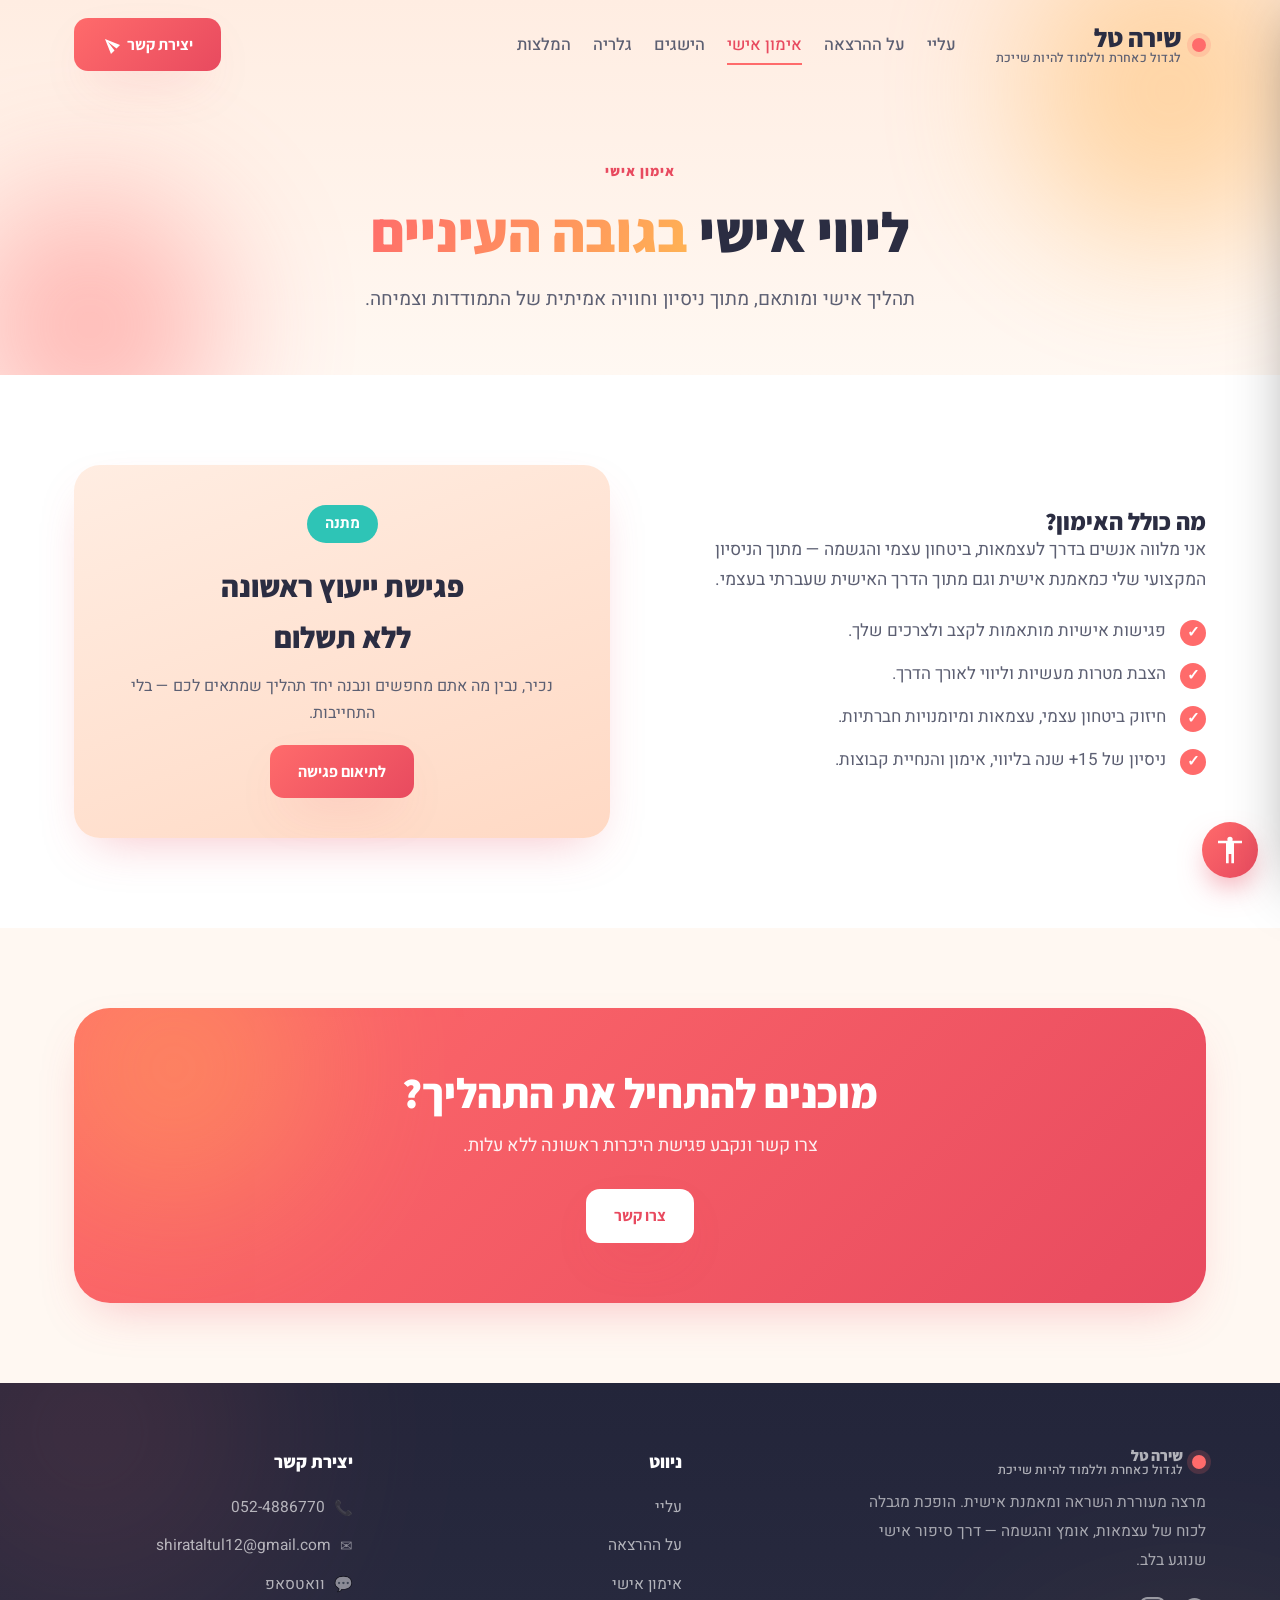
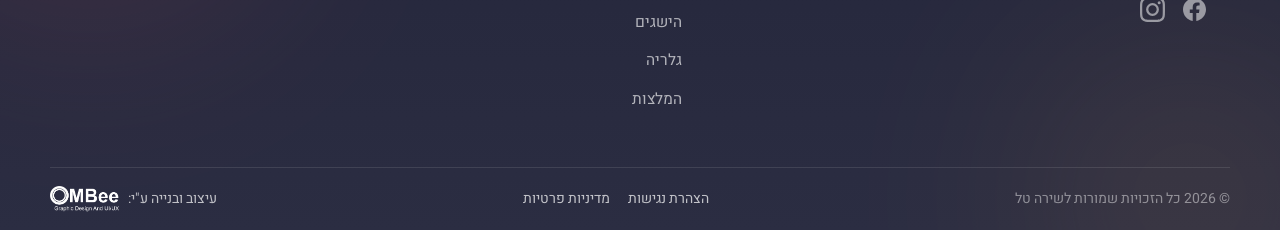
<file: coaching.html>
<!DOCTYPE html>
<html lang="he" dir="rtl">
<head>
<meta charset="UTF-8" />
<meta name="viewport" content="width=device-width, initial-scale=1.0" />
<title>אימון אישי | שירה טל</title>
<meta name="description" content="אימון אישי עם שירה טל — ליווי אישי, פגישת ייעוץ ראשונה ללא תשלום." />
<link rel="preconnect" href="https://fonts.googleapis.com" />
<link rel="preconnect" href="https://fonts.gstatic.com" crossorigin />
<link href="https://fonts.googleapis.com/css2?family=Heebo:wght@300;400;500;700;800;900&family=Assistant:wght@400;600;700;800&display=swap" rel="stylesheet" />
<link rel="stylesheet" href="style.css" />
</head>
<body>

<header id="header">
  <div class="wrap nav">
    <a href="index.html" class="logo"><span class="dot"></span><span class="logo-txt">שירה טל<small>לגדול כאחרת וללמוד להיות שייכת</small></span></a>
    <nav class="menu" id="menu">
      <a href="about.html">עליי</a>
      <a href="lecture.html">על ההרצאה</a>
      <a href="coaching.html" class="active">אימון אישי</a>
      <a href="achievements.html">הישגים</a>
      <a href="gallery.html">גלריה</a>
      <a href="testimonials.html">המלצות</a>
      <a href="contact.html" class="btn">יצירת קשר<svg viewBox="0 0 24 24" width="17" height="17" fill="currentColor" aria-hidden="true" style="transform:rotate(-135deg)"><path d="M2.01 21 23 12 2.01 3 2 10l15 2-15 2z"/></svg></a>
    </nav>
    <button class="hamburger" id="hamburger" aria-label="תפריט"><span></span><span></span><span></span></button>
  </div>
</header>

<section class="page-hero">
  <div class="blob b1"></div><div class="blob b2"></div>
  <div class="wrap inner reveal">
    <div class="crumb">אימון אישי</div>
    <h1>ליווי אישי <span class="hl">בגובה העיניים</span></h1>
    <p>תהליך אישי ומותאם, מתוך ניסיון וחוויה אמיתית של התמודדות וצמיחה.</p>
  </div>
</section>

<section class="lecture">
  <div class="wrap feature-grid">
    <div class="reveal">
      <h2>מה כולל האימון?</h2>
      <p style="color:var(--ink-soft);font-size:17.5px">אני מלווה אנשים בדרך לעצמאות, ביטחון עצמי והגשמה — מתוך הניסיון המקצועי שלי כמאמנת אישית וגם מתוך הדרך האישית שעברתי בעצמי.</p>
      <ul class="feature-list">
        <li><span class="ck">✓</span><span>פגישות אישיות מותאמות לקצב ולצרכים שלך.</span></li>
        <li><span class="ck">✓</span><span>הצבת מטרות מעשיות וליווי לאורך הדרך.</span></li>
        <li><span class="ck">✓</span><span>חיזוק ביטחון עצמי, עצמאות ומיומנויות חברתיות.</span></li>
        <li><span class="ck">✓</span><span>ניסיון של 15+ שנה בליווי, אימון והנחיית קבוצות.</span></li>
      </ul>
    </div>
    <div class="reveal">
      <div class="price-card">
        <span class="free">מתנה</span>
        <div class="big">פגישת ייעוץ ראשונה<br>ללא תשלום</div>
        <p style="color:var(--ink-soft)">נכיר, נבין מה אתם מחפשים ונבנה יחד תהליך שמתאים לכם — בלי התחייבות.</p>
        <a href="contact.html" class="btn" style="margin-top:18px">לתיאום פגישה</a>
      </div>
    </div>
  </div>
</section>

<section class="cta-strip">
  <div class="wrap">
    <div class="cta-inner reveal">
      <h2>מוכנים להתחיל את התהליך?</h2>
      <p>צרו קשר ונקבע פגישת היכרות ראשונה ללא עלות.</p>
      <a href="contact.html" class="btn">צרו קשר</a>
    </div>
  </div>
</section>

<footer>
  <div class="wrap foot-grid">
    <div class="foot-col foot-brand">
      <a href="index.html" class="logo"><span class="dot"></span><span class="logo-txt">שירה טל<small>לגדול כאחרת וללמוד להיות שייכת</small></span></a>
      <p>מרצה מעוררת השראה ומאמנת אישית. הופכת מגבלה לכוח של עצמאות, אומץ והגשמה — דרך סיפור אישי שנוגע בלב.</p>
      <div class="socials">
        <a href="#" aria-label="פייסבוק"><svg viewBox="0 0 24 24" aria-hidden="true"><path d="M24 12.07C24 5.4 18.63 0 12 0S0 5.4 0 12.07c0 6.02 4.39 11.01 10.13 11.93v-8.44H7.08v-3.49h3.05V9.41c0-3.02 1.79-4.69 4.53-4.69 1.31 0 2.69.24 2.69.24v2.97h-1.52c-1.49 0-1.96.93-1.96 1.89v2.25h3.33l-.53 3.49h-2.8v8.44C19.61 23.08 24 18.09 24 12.07z"/></svg></a>
        <a href="https://instagram.com/shiralifecoach" target="_blank" rel="noopener" aria-label="אינסטגרם"><svg viewBox="0 0 24 24" aria-hidden="true"><path d="M12 2.16c3.2 0 3.58.01 4.85.07 1.17.05 1.8.25 2.23.41.56.22.96.48 1.38.9.42.42.68.82.9 1.38.16.42.36 1.06.41 2.23.06 1.27.07 1.65.07 4.85s-.01 3.58-.07 4.85c-.05 1.17-.25 1.8-.41 2.23-.22.56-.48.96-.9 1.38-.42.42-.82.68-1.38.9-.42.16-1.06.36-2.23.41-1.27.06-1.65.07-4.85.07s-3.58-.01-4.85-.07c-1.17-.05-1.8-.25-2.23-.41-.56-.22-.96-.48-1.38-.9-.42-.42-.68-.82-.9-1.38-.16-.42-.36-1.06-.41-2.23-.06-1.27-.07-1.65-.07-4.85s.01-3.58.07-4.85c.05-1.17.25-1.8.41-2.23.22-.56.48-.96.9-1.38.42-.42.82-.68 1.38-.9.42-.16 1.06-.36 2.23-.41 1.27-.06 1.65-.07 4.85-.07M12 0C8.74 0 8.33.01 7.05.07 5.78.13 4.9.33 4.14.63c-.79.31-1.46.72-2.12 1.38C1.36 2.67.95 3.34.63 4.14.33 4.9.13 5.78.07 7.05.01 8.33 0 8.74 0 12s.01 3.67.07 4.95c.06 1.27.26 2.15.56 2.91.31.79.72 1.46 1.38 2.12.66.66 1.33 1.07 2.12 1.38.76.3 1.64.5 2.91.56C8.33 23.99 8.74 24 12 24s3.67-.01 4.95-.07c1.27-.06 2.15-.26 2.91-.56.79-.31 1.46-.72 2.12-1.38.66-.66 1.07-1.33 1.38-2.12.3-.76.5-1.64.56-2.91.06-1.28.07-1.69.07-4.95s-.01-3.67-.07-4.95c-.06-1.27-.26-2.15-.56-2.91-.31-.79-.72-1.46-1.38-2.12C21.33 1.36 20.66.95 19.86.63 19.1.33 18.22.13 16.95.07 15.67.01 15.26 0 12 0z"/><path d="M12 5.84A6.16 6.16 0 1 0 18.16 12 6.16 6.16 0 0 0 12 5.84zM12 16a4 4 0 1 1 4-4 4 4 0 0 1-4 4z"/><circle cx="18.41" cy="5.59" r="1.44"/></svg></a>
      </div>
    </div>
    <div class="foot-col">
      <h4>ניווט</h4>
      <a href="about.html">עליי</a>
      <a href="lecture.html">על ההרצאה</a>
      <a href="coaching.html">אימון אישי</a>
      <a href="achievements.html">הישגים</a>
      <a href="gallery.html">גלריה</a>
      <a href="testimonials.html">המלצות</a>
    </div>
    <div class="foot-col">
      <h4>יצירת קשר</h4>
      <a href="tel:0524886770"><span class="fi">📞</span>052-4886770</a>
      <a href="mailto:shirataltul12@gmail.com"><span class="fi">✉</span>shirataltul12@gmail.com</a>
      <a href="https://wa.me/972524886770" target="_blank" rel="noopener"><span class="fi">💬</span>וואטסאפ</a>
    </div>
  </div>
  <div class="wrap foot-bottom">
    <span>© 2026 כל הזכויות שמורות לשירה טל</span>
    <span class="foot-legal"><a href="accessibility.html">הצהרת נגישות</a><a href="privacy.html">מדיניות פרטיות</a></span>
    <span class="foot-credit">עיצוב ובנייה ע"י: <a href="https://ombee.co.il" target="_blank" rel="noopener"><img src="images/ombee-logo-white.png" alt="OMBee" /></a></span>
  </div>
</footer>

<script src="script.js"></script>
</body>
</html>
</file>
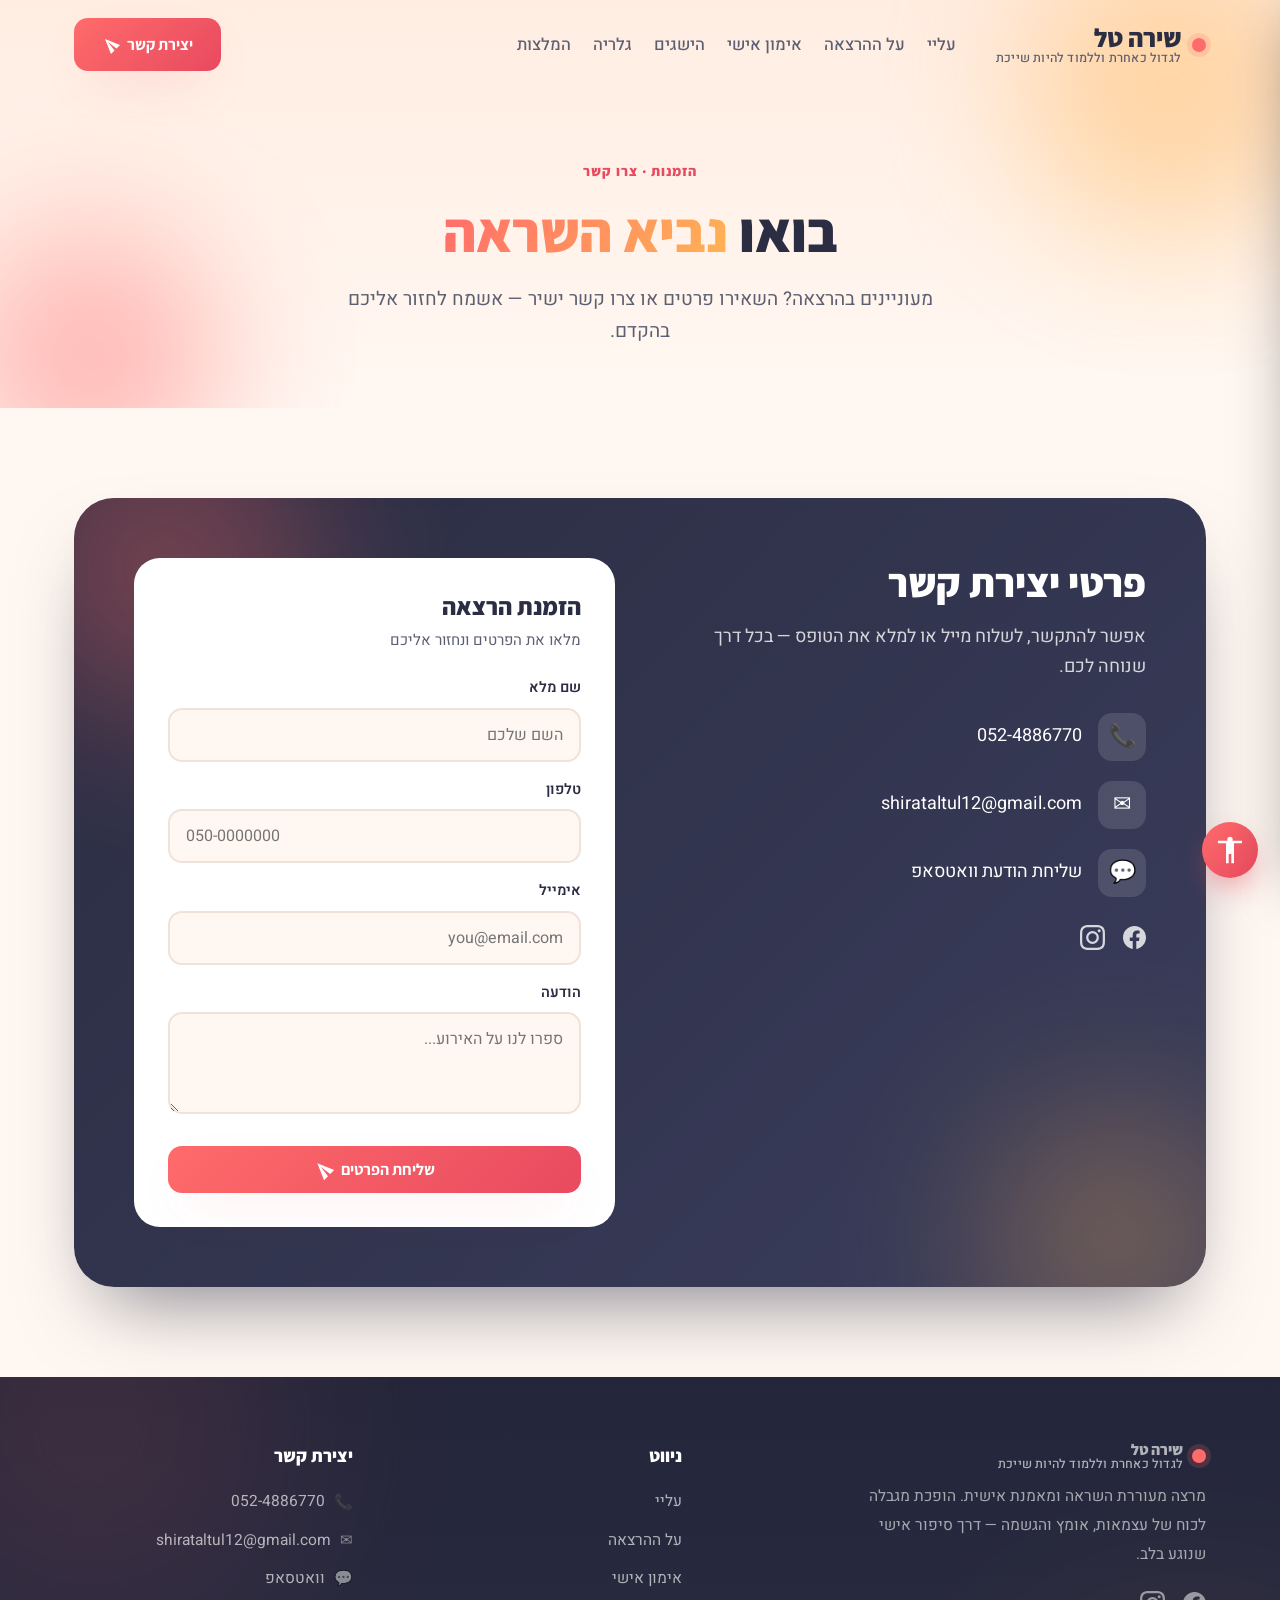
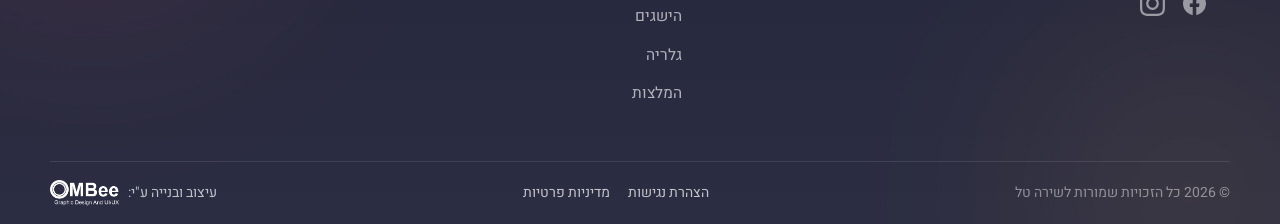
<file: contact.html>
<!DOCTYPE html>
<html lang="he" dir="rtl">
<head>
<meta charset="UTF-8" />
<meta name="viewport" content="width=device-width, initial-scale=1.0" />
<title>הזמנת הרצאה | שירה טל</title>
<meta name="description" content="הזמינו את שירה טל להרצאה מעוררת השראה. טלפון 052-4886770, אימייל shirataltul12@gmail.com." />
<link rel="preconnect" href="https://fonts.googleapis.com" />
<link rel="preconnect" href="https://fonts.gstatic.com" crossorigin />
<link href="https://fonts.googleapis.com/css2?family=Heebo:wght@300;400;500;700;800;900&family=Assistant:wght@400;600;700;800&display=swap" rel="stylesheet" />
<link rel="stylesheet" href="style.css" />
</head>
<body>

<header id="header">
  <div class="wrap nav">
    <a href="index.html" class="logo"><span class="dot"></span><span class="logo-txt">שירה טל<small>לגדול כאחרת וללמוד להיות שייכת</small></span></a>
    <nav class="menu" id="menu">
      <a href="about.html">עליי</a>
      <a href="lecture.html">על ההרצאה</a>
      <a href="coaching.html">אימון אישי</a>
      <a href="achievements.html">הישגים</a>
      <a href="gallery.html">גלריה</a>
      <a href="testimonials.html">המלצות</a>
      <a href="contact.html" class="btn active">יצירת קשר<svg viewBox="0 0 24 24" width="17" height="17" fill="currentColor" aria-hidden="true" style="transform:rotate(-135deg)"><path d="M2.01 21 23 12 2.01 3 2 10l15 2-15 2z"/></svg></a>
    </nav>
    <button class="hamburger" id="hamburger" aria-label="תפריט"><span></span><span></span><span></span></button>
  </div>
</header>

<section class="page-hero">
  <div class="blob b1"></div><div class="blob b2"></div>
  <div class="wrap inner reveal">
    <div class="crumb">הזמנות · צרו קשר</div>
    <h1>בואו <span class="hl">נביא השראה</span></h1>
    <p>מעוניינים בהרצאה? השאירו פרטים או צרו קשר ישיר — אשמח לחזור אליכם בהקדם.</p>
  </div>
</section>

<section class="contact">
  <div class="wrap">
    <div class="contact-box reveal">
      <div class="contact-info">
        <h2>פרטי יצירת קשר</h2>
        <p>אפשר להתקשר, לשלוח מייל או למלא את הטופס — בכל דרך שנוחה לכם.</p>
        <div class="contact-line"><div class="ic">📞</div><a href="tel:0524886770">052-4886770</a></div>
        <div class="contact-line"><div class="ic">✉</div><a href="mailto:shirataltul12@gmail.com">shirataltul12@gmail.com</a></div>
        <div class="contact-line"><div class="ic">💬</div><a href="https://wa.me/972524886770" target="_blank" rel="noopener">שליחת הודעת וואטסאפ</a></div>
        <div class="socials">
          <a href="#" aria-label="פייסבוק"><svg viewBox="0 0 24 24" aria-hidden="true"><path d="M24 12.07C24 5.4 18.63 0 12 0S0 5.4 0 12.07c0 6.02 4.39 11.01 10.13 11.93v-8.44H7.08v-3.49h3.05V9.41c0-3.02 1.79-4.69 4.53-4.69 1.31 0 2.69.24 2.69.24v2.97h-1.52c-1.49 0-1.96.93-1.96 1.89v2.25h3.33l-.53 3.49h-2.8v8.44C19.61 23.08 24 18.09 24 12.07z"/></svg></a>
          <a href="https://instagram.com/shiralifecoach" target="_blank" rel="noopener" aria-label="אינסטגרם"><svg viewBox="0 0 24 24" aria-hidden="true"><path d="M12 2.16c3.2 0 3.58.01 4.85.07 1.17.05 1.8.25 2.23.41.56.22.96.48 1.38.9.42.42.68.82.9 1.38.16.42.36 1.06.41 2.23.06 1.27.07 1.65.07 4.85s-.01 3.58-.07 4.85c-.05 1.17-.25 1.8-.41 2.23-.22.56-.48.96-.9 1.38-.42.42-.82.68-1.38.9-.42.16-1.06.36-2.23.41-1.27.06-1.65.07-4.85.07s-3.58-.01-4.85-.07c-1.17-.05-1.8-.25-2.23-.41-.56-.22-.96-.48-1.38-.9-.42-.42-.68-.82-.9-1.38-.16-.42-.36-1.06-.41-2.23-.06-1.27-.07-1.65-.07-4.85s.01-3.58.07-4.85c.05-1.17.25-1.8.41-2.23.22-.56.48-.96.9-1.38.42-.42.82-.68 1.38-.9.42-.16 1.06-.36 2.23-.41 1.27-.06 1.65-.07 4.85-.07M12 0C8.74 0 8.33.01 7.05.07 5.78.13 4.9.33 4.14.63c-.79.31-1.46.72-2.12 1.38C1.36 2.67.95 3.34.63 4.14.33 4.9.13 5.78.07 7.05.01 8.33 0 8.74 0 12s.01 3.67.07 4.95c.06 1.27.26 2.15.56 2.91.31.79.72 1.46 1.38 2.12.66.66 1.33 1.07 2.12 1.38.76.3 1.64.5 2.91.56C8.33 23.99 8.74 24 12 24s3.67-.01 4.95-.07c1.27-.06 2.15-.26 2.91-.56.79-.31 1.46-.72 2.12-1.38.66-.66 1.07-1.33 1.38-2.12.3-.76.5-1.64.56-2.91.06-1.28.07-1.69.07-4.95s-.01-3.67-.07-4.95c-.06-1.27-.26-2.15-.56-2.91-.31-.79-.72-1.46-1.38-2.12C21.33 1.36 20.66.95 19.86.63 19.1.33 18.22.13 16.95.07 15.67.01 15.26 0 12 0z"/><path d="M12 5.84A6.16 6.16 0 1 0 18.16 12 6.16 6.16 0 0 0 12 5.84zM12 16a4 4 0 1 1 4-4 4 4 0 0 1-4 4z"/><circle cx="18.41" cy="5.59" r="1.44"/></svg></a>
        </div>
      </div>
      <form onsubmit="return sendForm(event)">
        <h3>הזמנת הרצאה</h3>
        <p class="sub">מלאו את הפרטים ונחזור אליכם</p>
        <div class="field"><label>שם מלא</label><input type="text" required placeholder="השם שלכם" /></div>
        <div class="field"><label>טלפון</label><input type="tel" required placeholder="050-0000000" /></div>
        <div class="field"><label>אימייל</label><input type="email" placeholder="you@email.com" /></div>
        <div class="field"><label>הודעה</label><textarea rows="3" placeholder="ספרו לנו על האירוע..."></textarea></div>
        <button class="btn" type="submit">שליחת הפרטים<svg viewBox="0 0 24 24" width="19" height="19" fill="currentColor" aria-hidden="true" style="transform:rotate(-135deg)"><path d="M2.01 21 23 12 2.01 3 2 10l15 2-15 2z"/></svg></button>
      </form>
    </div>
  </div>
</section>

<footer>
  <div class="wrap foot-grid">
    <div class="foot-col foot-brand">
      <a href="index.html" class="logo"><span class="dot"></span><span class="logo-txt">שירה טל<small>לגדול כאחרת וללמוד להיות שייכת</small></span></a>
      <p>מרצה מעוררת השראה ומאמנת אישית. הופכת מגבלה לכוח של עצמאות, אומץ והגשמה — דרך סיפור אישי שנוגע בלב.</p>
      <div class="socials">
        <a href="#" aria-label="פייסבוק"><svg viewBox="0 0 24 24" aria-hidden="true"><path d="M24 12.07C24 5.4 18.63 0 12 0S0 5.4 0 12.07c0 6.02 4.39 11.01 10.13 11.93v-8.44H7.08v-3.49h3.05V9.41c0-3.02 1.79-4.69 4.53-4.69 1.31 0 2.69.24 2.69.24v2.97h-1.52c-1.49 0-1.96.93-1.96 1.89v2.25h3.33l-.53 3.49h-2.8v8.44C19.61 23.08 24 18.09 24 12.07z"/></svg></a>
        <a href="https://instagram.com/shiralifecoach" target="_blank" rel="noopener" aria-label="אינסטגרם"><svg viewBox="0 0 24 24" aria-hidden="true"><path d="M12 2.16c3.2 0 3.58.01 4.85.07 1.17.05 1.8.25 2.23.41.56.22.96.48 1.38.9.42.42.68.82.9 1.38.16.42.36 1.06.41 2.23.06 1.27.07 1.65.07 4.85s-.01 3.58-.07 4.85c-.05 1.17-.25 1.8-.41 2.23-.22.56-.48.96-.9 1.38-.42.42-.82.68-1.38.9-.42.16-1.06.36-2.23.41-1.27.06-1.65.07-4.85.07s-3.58-.01-4.85-.07c-1.17-.05-1.8-.25-2.23-.41-.56-.22-.96-.48-1.38-.9-.42-.42-.68-.82-.9-1.38-.16-.42-.36-1.06-.41-2.23-.06-1.27-.07-1.65-.07-4.85s.01-3.58.07-4.85c.05-1.17.25-1.8.41-2.23.22-.56.48-.96.9-1.38.42-.42.82-.68 1.38-.9.42-.16 1.06-.36 2.23-.41 1.27-.06 1.65-.07 4.85-.07M12 0C8.74 0 8.33.01 7.05.07 5.78.13 4.9.33 4.14.63c-.79.31-1.46.72-2.12 1.38C1.36 2.67.95 3.34.63 4.14.33 4.9.13 5.78.07 7.05.01 8.33 0 8.74 0 12s.01 3.67.07 4.95c.06 1.27.26 2.15.56 2.91.31.79.72 1.46 1.38 2.12.66.66 1.33 1.07 2.12 1.38.76.3 1.64.5 2.91.56C8.33 23.99 8.74 24 12 24s3.67-.01 4.95-.07c1.27-.06 2.15-.26 2.91-.56.79-.31 1.46-.72 2.12-1.38.66-.66 1.07-1.33 1.38-2.12.3-.76.5-1.64.56-2.91.06-1.28.07-1.69.07-4.95s-.01-3.67-.07-4.95c-.06-1.27-.26-2.15-.56-2.91-.31-.79-.72-1.46-1.38-2.12C21.33 1.36 20.66.95 19.86.63 19.1.33 18.22.13 16.95.07 15.67.01 15.26 0 12 0z"/><path d="M12 5.84A6.16 6.16 0 1 0 18.16 12 6.16 6.16 0 0 0 12 5.84zM12 16a4 4 0 1 1 4-4 4 4 0 0 1-4 4z"/><circle cx="18.41" cy="5.59" r="1.44"/></svg></a>
      </div>
    </div>
    <div class="foot-col">
      <h4>ניווט</h4>
      <a href="about.html">עליי</a>
      <a href="lecture.html">על ההרצאה</a>
      <a href="coaching.html">אימון אישי</a>
      <a href="achievements.html">הישגים</a>
      <a href="gallery.html">גלריה</a>
      <a href="testimonials.html">המלצות</a>
    </div>
    <div class="foot-col">
      <h4>יצירת קשר</h4>
      <a href="tel:0524886770"><span class="fi">📞</span>052-4886770</a>
      <a href="mailto:shirataltul12@gmail.com"><span class="fi">✉</span>shirataltul12@gmail.com</a>
      <a href="https://wa.me/972524886770" target="_blank" rel="noopener"><span class="fi">💬</span>וואטסאפ</a>
    </div>
  </div>
  <div class="wrap foot-bottom">
    <span>© 2026 כל הזכויות שמורות לשירה טל</span>
    <span class="foot-legal"><a href="accessibility.html">הצהרת נגישות</a><a href="privacy.html">מדיניות פרטיות</a></span>
    <span class="foot-credit">עיצוב ובנייה ע"י: <a href="https://ombee.co.il" target="_blank" rel="noopener"><img src="images/ombee-logo-white.png" alt="OMBee" /></a></span>
  </div>
</footer>

<script src="script.js"></script>
</body>
</html>
</file>
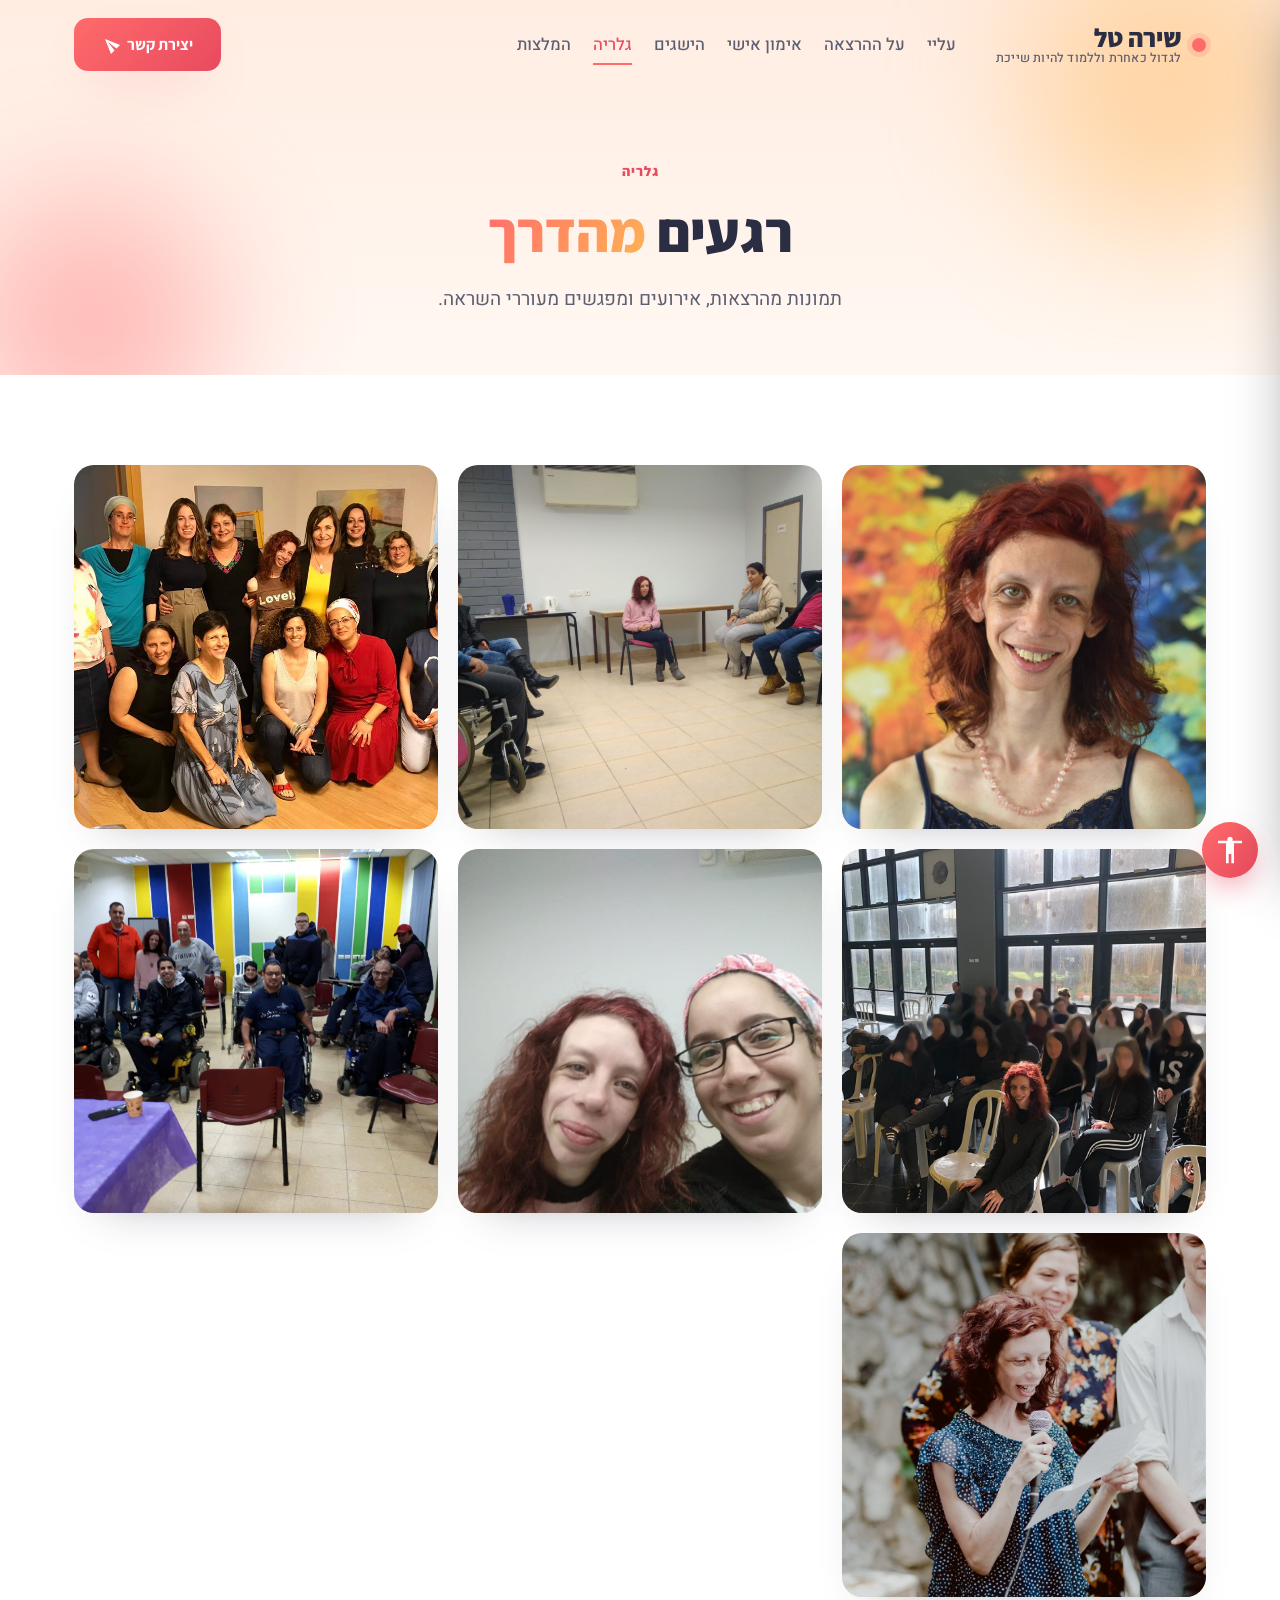
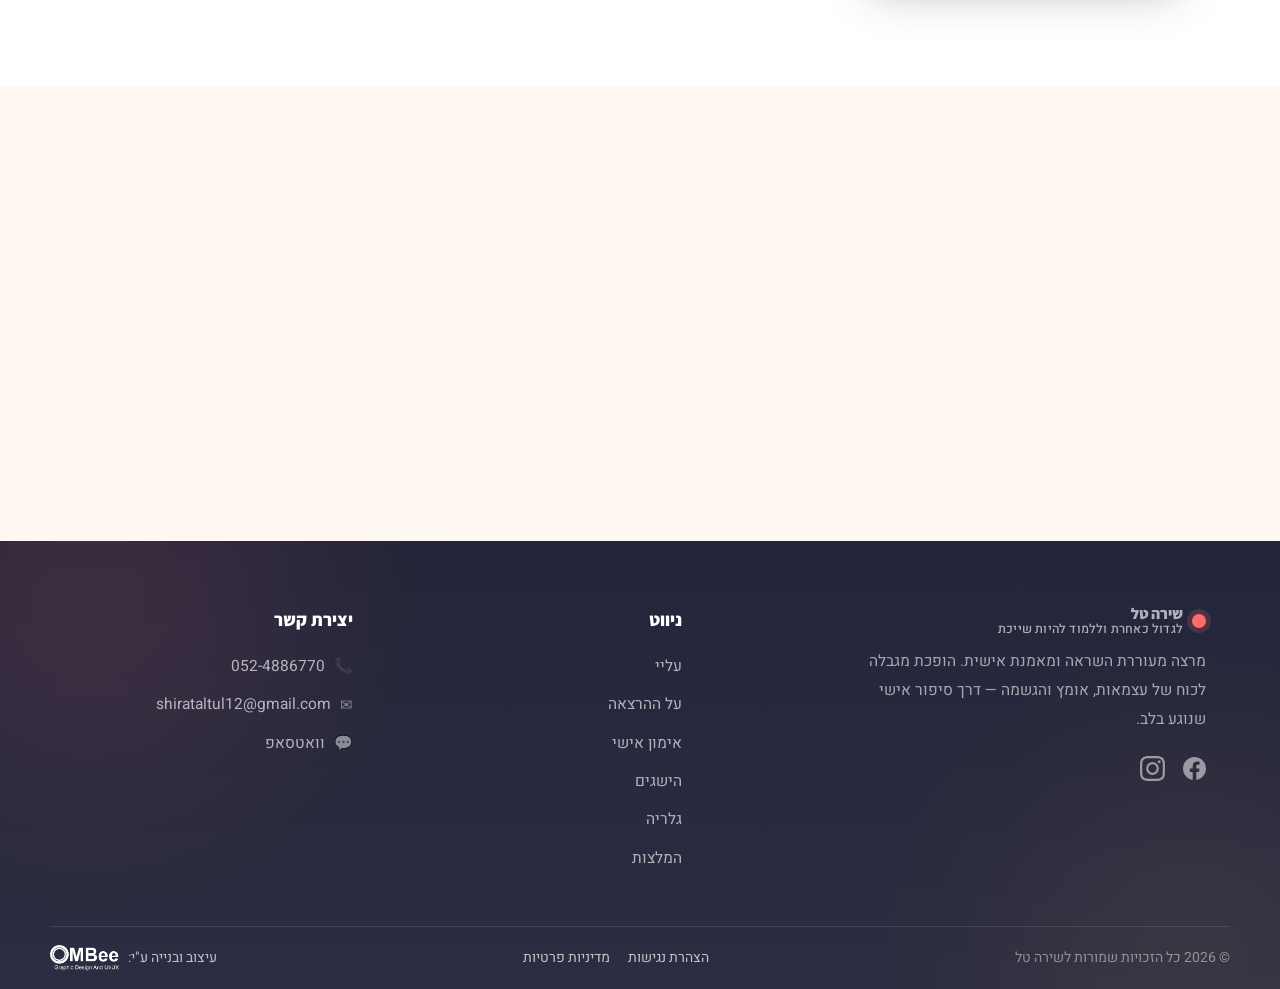
<file: gallery.html>
<!DOCTYPE html>
<html lang="he" dir="rtl">
<head>
<meta charset="UTF-8" />
<meta name="viewport" content="width=device-width, initial-scale=1.0" />
<title>גלריה | שירה טל</title>
<meta name="description" content="גלריית תמונות של שירה טל — מהרצאות, אירועים ורגעים." />
<link rel="preconnect" href="https://fonts.googleapis.com" />
<link rel="preconnect" href="https://fonts.gstatic.com" crossorigin />
<link href="https://fonts.googleapis.com/css2?family=Heebo:wght@300;400;500;700;800;900&family=Assistant:wght@400;600;700;800&display=swap" rel="stylesheet" />
<link rel="stylesheet" href="style.css" />
</head>
<body>

<header id="header">
  <div class="wrap nav">
    <a href="index.html" class="logo"><span class="dot"></span><span class="logo-txt">שירה טל<small>לגדול כאחרת וללמוד להיות שייכת</small></span></a>
    <nav class="menu" id="menu">
      <a href="about.html">עליי</a>
      <a href="lecture.html">על ההרצאה</a>
      <a href="coaching.html">אימון אישי</a>
      <a href="achievements.html">הישגים</a>
      <a href="gallery.html" class="active">גלריה</a>
      <a href="testimonials.html">המלצות</a>
      <a href="contact.html" class="btn">יצירת קשר<svg viewBox="0 0 24 24" width="17" height="17" fill="currentColor" aria-hidden="true" style="transform:rotate(-135deg)"><path d="M2.01 21 23 12 2.01 3 2 10l15 2-15 2z"/></svg></a>
    </nav>
    <button class="hamburger" id="hamburger" aria-label="תפריט"><span></span><span></span><span></span></button>
  </div>
</header>

<section class="page-hero">
  <div class="blob b1"></div><div class="blob b2"></div>
  <div class="wrap inner reveal">
    <div class="crumb">גלריה</div>
    <h1>רגעים <span class="hl">מהדרך</span></h1>
    <p>תמונות מהרצאות, אירועים ומפגשים מעוררי השראה.</p>
  </div>
</section>

<section class="gallery">
  <div class="wrap">
    <div class="gal-grid">
      <div class="gal-item reveal"><img src="images/shira-1.jpg" alt="שירה טל" /></div>
      <div class="gal-item reveal"><img src="images/shira-3.jpg" alt="שירה טל" /></div>
      <div class="gal-item reveal"><img src="images/shira-4.jpg" alt="שירה טל" /></div>
      <div class="gal-item reveal"><img src="images/shira-7.jpg" alt="שירה טל" /></div>
      <div class="gal-item reveal"><img src="images/shira-8.jpg" alt="שירה טל" /></div>
      <div class="gal-item reveal"><img src="images/shira-9.jpg" alt="שירה טל" /></div>
      <div class="gal-item reveal"><img src="images/shira-2.jpg" alt="שירה טל" /></div>
    </div>
  </div>
</section>

<section class="cta-strip">
  <div class="wrap">
    <div class="cta-inner reveal">
      <h2>רוצים לראות את שירה בפעולה?</h2>
      <p>הזמינו הרצאה מעוררת השראה לארגון שלכם.</p>
      <a href="contact.html" class="btn">הזמנת הרצאה</a>
    </div>
  </div>
</section>

<footer>
  <div class="wrap foot-grid">
    <div class="foot-col foot-brand">
      <a href="index.html" class="logo"><span class="dot"></span><span class="logo-txt">שירה טל<small>לגדול כאחרת וללמוד להיות שייכת</small></span></a>
      <p>מרצה מעוררת השראה ומאמנת אישית. הופכת מגבלה לכוח של עצמאות, אומץ והגשמה — דרך סיפור אישי שנוגע בלב.</p>
      <div class="socials">
        <a href="#" aria-label="פייסבוק"><svg viewBox="0 0 24 24" aria-hidden="true"><path d="M24 12.07C24 5.4 18.63 0 12 0S0 5.4 0 12.07c0 6.02 4.39 11.01 10.13 11.93v-8.44H7.08v-3.49h3.05V9.41c0-3.02 1.79-4.69 4.53-4.69 1.31 0 2.69.24 2.69.24v2.97h-1.52c-1.49 0-1.96.93-1.96 1.89v2.25h3.33l-.53 3.49h-2.8v8.44C19.61 23.08 24 18.09 24 12.07z"/></svg></a>
        <a href="https://instagram.com/shiralifecoach" target="_blank" rel="noopener" aria-label="אינסטגרם"><svg viewBox="0 0 24 24" aria-hidden="true"><path d="M12 2.16c3.2 0 3.58.01 4.85.07 1.17.05 1.8.25 2.23.41.56.22.96.48 1.38.9.42.42.68.82.9 1.38.16.42.36 1.06.41 2.23.06 1.27.07 1.65.07 4.85s-.01 3.58-.07 4.85c-.05 1.17-.25 1.8-.41 2.23-.22.56-.48.96-.9 1.38-.42.42-.82.68-1.38.9-.42.16-1.06.36-2.23.41-1.27.06-1.65.07-4.85.07s-3.58-.01-4.85-.07c-1.17-.05-1.8-.25-2.23-.41-.56-.22-.96-.48-1.38-.9-.42-.42-.68-.82-.9-1.38-.16-.42-.36-1.06-.41-2.23-.06-1.27-.07-1.65-.07-4.85s.01-3.58.07-4.85c.05-1.17.25-1.8.41-2.23.22-.56.48-.96.9-1.38.42-.42.82-.68 1.38-.9.42-.16 1.06-.36 2.23-.41 1.27-.06 1.65-.07 4.85-.07M12 0C8.74 0 8.33.01 7.05.07 5.78.13 4.9.33 4.14.63c-.79.31-1.46.72-2.12 1.38C1.36 2.67.95 3.34.63 4.14.33 4.9.13 5.78.07 7.05.01 8.33 0 8.74 0 12s.01 3.67.07 4.95c.06 1.27.26 2.15.56 2.91.31.79.72 1.46 1.38 2.12.66.66 1.33 1.07 2.12 1.38.76.3 1.64.5 2.91.56C8.33 23.99 8.74 24 12 24s3.67-.01 4.95-.07c1.27-.06 2.15-.26 2.91-.56.79-.31 1.46-.72 2.12-1.38.66-.66 1.07-1.33 1.38-2.12.3-.76.5-1.64.56-2.91.06-1.28.07-1.69.07-4.95s-.01-3.67-.07-4.95c-.06-1.27-.26-2.15-.56-2.91-.31-.79-.72-1.46-1.38-2.12C21.33 1.36 20.66.95 19.86.63 19.1.33 18.22.13 16.95.07 15.67.01 15.26 0 12 0z"/><path d="M12 5.84A6.16 6.16 0 1 0 18.16 12 6.16 6.16 0 0 0 12 5.84zM12 16a4 4 0 1 1 4-4 4 4 0 0 1-4 4z"/><circle cx="18.41" cy="5.59" r="1.44"/></svg></a>
      </div>
    </div>
    <div class="foot-col">
      <h4>ניווט</h4>
      <a href="about.html">עליי</a>
      <a href="lecture.html">על ההרצאה</a>
      <a href="coaching.html">אימון אישי</a>
      <a href="achievements.html">הישגים</a>
      <a href="gallery.html">גלריה</a>
      <a href="testimonials.html">המלצות</a>
    </div>
    <div class="foot-col">
      <h4>יצירת קשר</h4>
      <a href="tel:0524886770"><span class="fi">📞</span>052-4886770</a>
      <a href="mailto:shirataltul12@gmail.com"><span class="fi">✉</span>shirataltul12@gmail.com</a>
      <a href="https://wa.me/972524886770" target="_blank" rel="noopener"><span class="fi">💬</span>וואטסאפ</a>
    </div>
  </div>
  <div class="wrap foot-bottom">
    <span>© 2026 כל הזכויות שמורות לשירה טל</span>
    <span class="foot-legal"><a href="accessibility.html">הצהרת נגישות</a><a href="privacy.html">מדיניות פרטיות</a></span>
    <span class="foot-credit">עיצוב ובנייה ע"י: <a href="https://ombee.co.il" target="_blank" rel="noopener"><img src="images/ombee-logo-white.png" alt="OMBee" /></a></span>
  </div>
</footer>

<script src="script.js"></script>
</body>
</html>
</file>
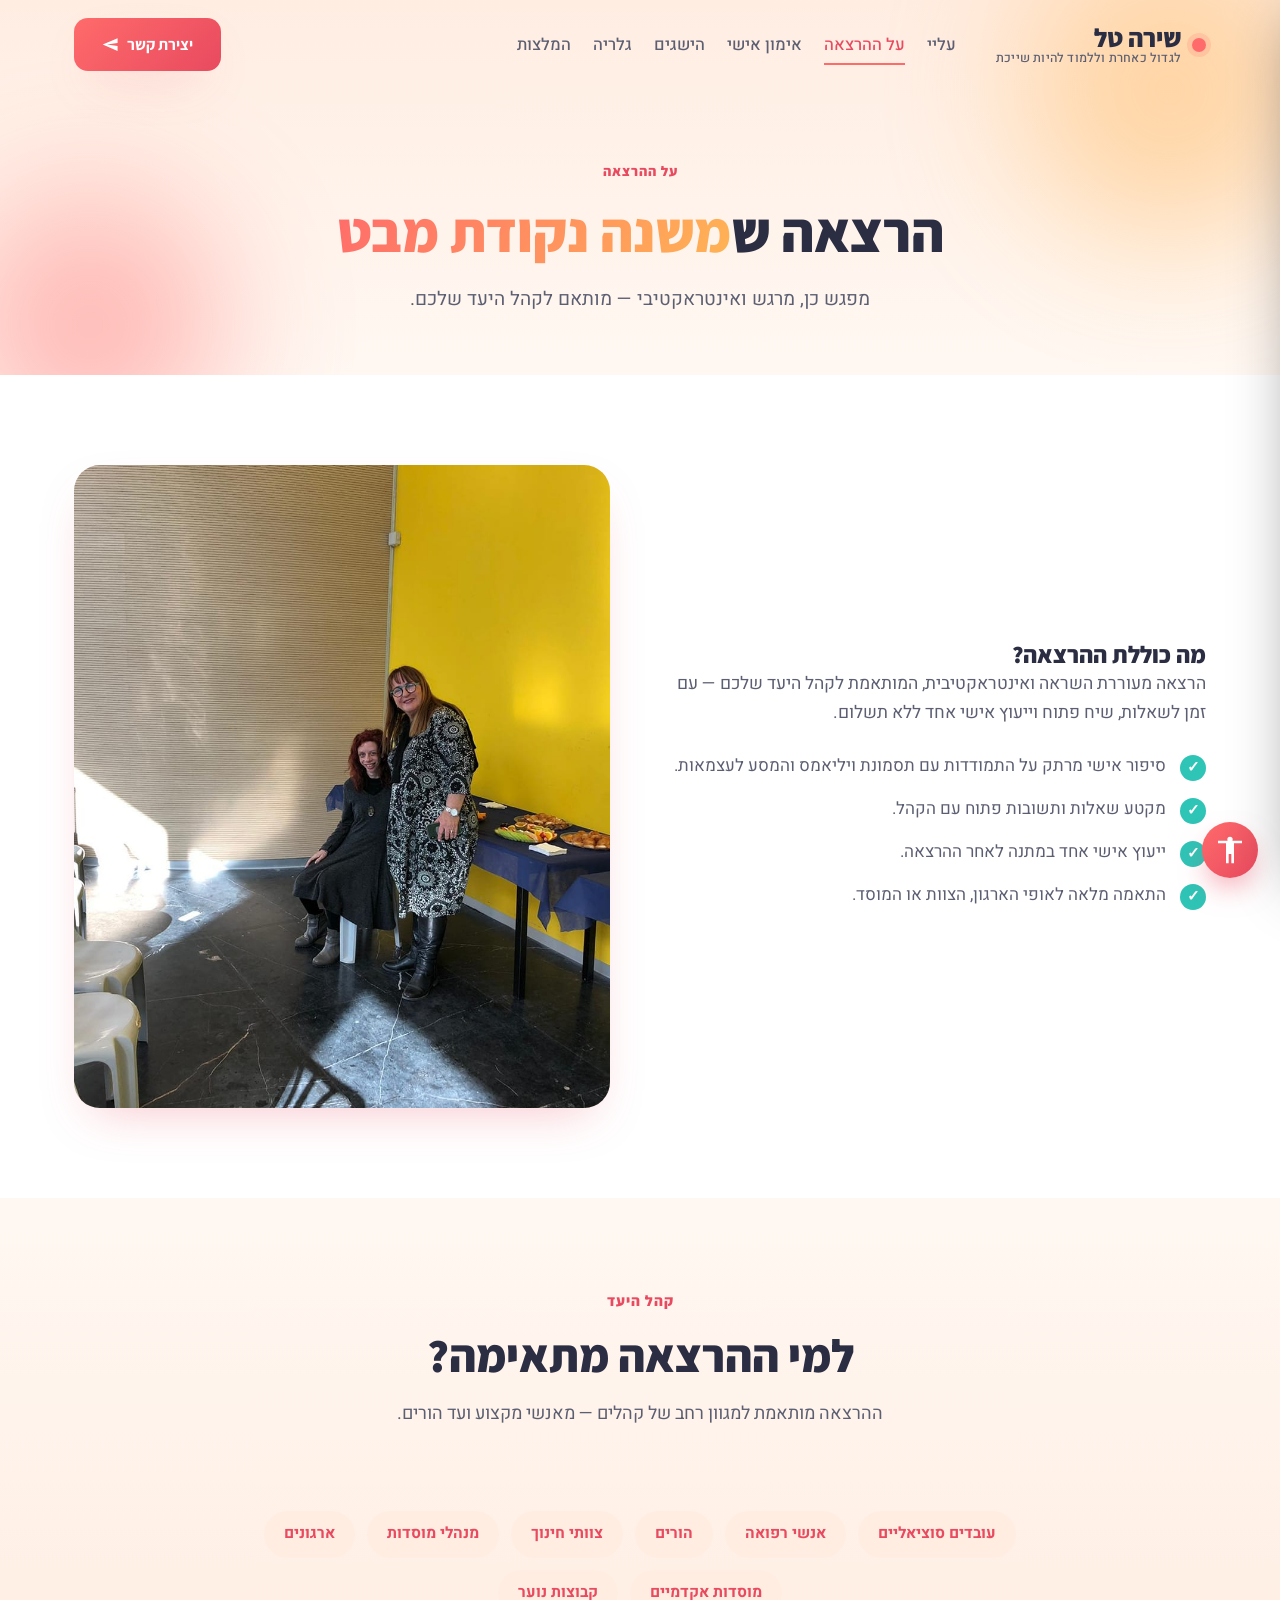
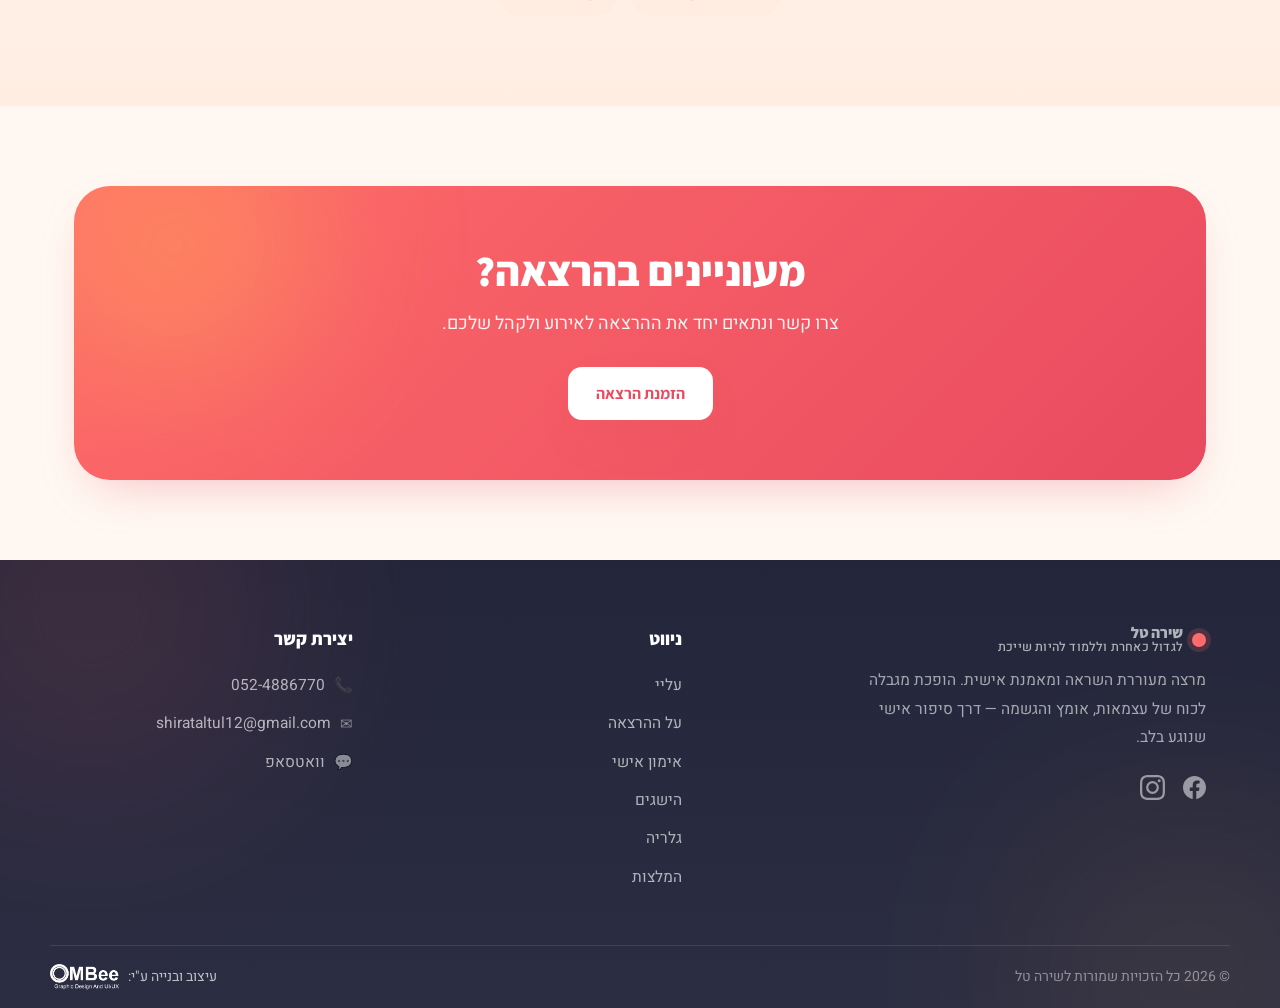
<file: lecture.html>
<!DOCTYPE html>
<html lang="he" dir="rtl">
<head>
<meta charset="UTF-8" />
<meta name="viewport" content="width=device-width, initial-scale=1.0" />
<title>על ההרצאה | שירה טל</title>
<meta name="description" content="הרצאה מעוררת השראה ואינטראקטיבית של שירה טל — מה כוללת ההרצאה ולמי היא מתאימה." />
<link rel="preconnect" href="https://fonts.googleapis.com" />
<link rel="preconnect" href="https://fonts.gstatic.com" crossorigin />
<link href="https://fonts.googleapis.com/css2?family=Heebo:wght@300;400;500;700;800;900&family=Assistant:wght@400;600;700;800&display=swap" rel="stylesheet" />
<link rel="stylesheet" href="style.css" />
</head>
<body>

<header id="header">
  <div class="wrap nav">
    <a href="index.html" class="logo"><span class="dot"></span><span class="logo-txt">שירה טל<small>לגדול כאחרת וללמוד להיות שייכת</small></span></a>
    <nav class="menu" id="menu">
      <a href="about.html">עליי</a>
      <a href="lecture.html" class="active">על ההרצאה</a>
      <a href="coaching.html">אימון אישי</a>
      <a href="achievements.html">הישגים</a>
      <a href="gallery.html">גלריה</a>
      <a href="testimonials.html">המלצות</a>
      <a href="contact.html" class="btn">יצירת קשר<svg viewBox="0 0 24 24" width="17" height="17" fill="currentColor" aria-hidden="true" style="transform:scaleX(-1)"><path d="M2.01 21 23 12 2.01 3 2 10l15 2-15 2z"/></svg></a>
    </nav>
    <button class="hamburger" id="hamburger" aria-label="תפריט"><span></span><span></span><span></span></button>
  </div>
</header>

<section class="page-hero">
  <div class="blob b1"></div><div class="blob b2"></div>
  <div class="wrap inner reveal">
    <div class="crumb">על ההרצאה</div>
    <h1>הרצאה ש<span class="hl">משנה נקודת מבט</span></h1>
    <p>מפגש כן, מרגש ואינטראקטיבי — מותאם לקהל היעד שלכם.</p>
  </div>
</section>

<section class="lecture">
  <div class="wrap lecture-grid">
    <div class="reveal">
      <h2>מה כוללת ההרצאה?</h2>
      <p style="color:var(--ink-soft);font-size:17.5px">הרצאה מעוררת השראה ואינטראקטיבית, המותאמת לקהל היעד שלכם — עם זמן לשאלות, שיח פתוח וייעוץ אישי אחד ללא תשלום.</p>
      <ul class="check-list">
        <li><span class="ck">✓</span><span>סיפור אישי מרתק על התמודדות עם תסמונת ויליאמס והמסע לעצמאות.</span></li>
        <li><span class="ck">✓</span><span>מקטע שאלות ותשובות פתוח עם הקהל.</span></li>
        <li><span class="ck">✓</span><span>ייעוץ אישי אחד במתנה לאחר ההרצאה.</span></li>
        <li><span class="ck">✓</span><span>התאמה מלאה לאופי הארגון, הצוות או המוסד.</span></li>
      </ul>
    </div>
    <div class="lecture-visual reveal">
      <img src="images/shira-6.jpg" alt="שירה טל מרצה" />
    </div>
  </div>
</section>

<section class="why">
  <div class="wrap">
    <div class="sec-head reveal">
      <span class="sec-tag">קהל היעד</span>
      <h2>למי ההרצאה מתאימה?</h2>
      <p>ההרצאה מותאמת למגוון רחב של קהלים — מאנשי מקצוע ועד הורים.</p>
    </div>
    <div class="wrap" style="display:flex;justify-content:center">
      <div class="audience" style="justify-content:center;max-width:760px">
        <span class="tag">עובדים סוציאליים</span>
        <span class="tag">אנשי רפואה</span>
        <span class="tag">הורים</span>
        <span class="tag">צוותי חינוך</span>
        <span class="tag">מנהלי מוסדות</span>
        <span class="tag">ארגונים</span>
        <span class="tag">מוסדות אקדמיים</span>
        <span class="tag">קבוצות נוער</span>
      </div>
    </div>
  </div>
</section>

<section class="cta-strip">
  <div class="wrap">
    <div class="cta-inner reveal">
      <h2>מעוניינים בהרצאה?</h2>
      <p>צרו קשר ונתאים יחד את ההרצאה לאירוע ולקהל שלכם.</p>
      <a href="contact.html" class="btn">הזמנת הרצאה</a>
    </div>
  </div>
</section>

<footer>
  <div class="wrap foot-grid">
    <div class="foot-col foot-brand">
      <a href="index.html" class="logo"><span class="dot"></span><span class="logo-txt">שירה טל<small>לגדול כאחרת וללמוד להיות שייכת</small></span></a>
      <p>מרצה מעוררת השראה ומאמנת אישית. הופכת מגבלה לכוח של עצמאות, אומץ והגשמה — דרך סיפור אישי שנוגע בלב.</p>
      <div class="socials">
        <a href="#" aria-label="פייסבוק"><svg viewBox="0 0 24 24" aria-hidden="true"><path d="M24 12.07C24 5.4 18.63 0 12 0S0 5.4 0 12.07c0 6.02 4.39 11.01 10.13 11.93v-8.44H7.08v-3.49h3.05V9.41c0-3.02 1.79-4.69 4.53-4.69 1.31 0 2.69.24 2.69.24v2.97h-1.52c-1.49 0-1.96.93-1.96 1.89v2.25h3.33l-.53 3.49h-2.8v8.44C19.61 23.08 24 18.09 24 12.07z"/></svg></a>
        <a href="https://instagram.com/shiralifecoach" target="_blank" rel="noopener" aria-label="אינסטגרם"><svg viewBox="0 0 24 24" aria-hidden="true"><path d="M12 2.16c3.2 0 3.58.01 4.85.07 1.17.05 1.8.25 2.23.41.56.22.96.48 1.38.9.42.42.68.82.9 1.38.16.42.36 1.06.41 2.23.06 1.27.07 1.65.07 4.85s-.01 3.58-.07 4.85c-.05 1.17-.25 1.8-.41 2.23-.22.56-.48.96-.9 1.38-.42.42-.82.68-1.38.9-.42.16-1.06.36-2.23.41-1.27.06-1.65.07-4.85.07s-3.58-.01-4.85-.07c-1.17-.05-1.8-.25-2.23-.41-.56-.22-.96-.48-1.38-.9-.42-.42-.68-.82-.9-1.38-.16-.42-.36-1.06-.41-2.23-.06-1.27-.07-1.65-.07-4.85s.01-3.58.07-4.85c.05-1.17.25-1.8.41-2.23.22-.56.48-.96.9-1.38.42-.42.82-.68 1.38-.9.42-.16 1.06-.36 2.23-.41 1.27-.06 1.65-.07 4.85-.07M12 0C8.74 0 8.33.01 7.05.07 5.78.13 4.9.33 4.14.63c-.79.31-1.46.72-2.12 1.38C1.36 2.67.95 3.34.63 4.14.33 4.9.13 5.78.07 7.05.01 8.33 0 8.74 0 12s.01 3.67.07 4.95c.06 1.27.26 2.15.56 2.91.31.79.72 1.46 1.38 2.12.66.66 1.33 1.07 2.12 1.38.76.3 1.64.5 2.91.56C8.33 23.99 8.74 24 12 24s3.67-.01 4.95-.07c1.27-.06 2.15-.26 2.91-.56.79-.31 1.46-.72 2.12-1.38.66-.66 1.07-1.33 1.38-2.12.3-.76.5-1.64.56-2.91.06-1.28.07-1.69.07-4.95s-.01-3.67-.07-4.95c-.06-1.27-.26-2.15-.56-2.91-.31-.79-.72-1.46-1.38-2.12C21.33 1.36 20.66.95 19.86.63 19.1.33 18.22.13 16.95.07 15.67.01 15.26 0 12 0z"/><path d="M12 5.84A6.16 6.16 0 1 0 18.16 12 6.16 6.16 0 0 0 12 5.84zM12 16a4 4 0 1 1 4-4 4 4 0 0 1-4 4z"/><circle cx="18.41" cy="5.59" r="1.44"/></svg></a>
      </div>
    </div>
    <div class="foot-col">
      <h4>ניווט</h4>
      <a href="about.html">עליי</a>
      <a href="lecture.html">על ההרצאה</a>
      <a href="coaching.html">אימון אישי</a>
      <a href="achievements.html">הישגים</a>
      <a href="gallery.html">גלריה</a>
      <a href="testimonials.html">המלצות</a>
    </div>
    <div class="foot-col">
      <h4>יצירת קשר</h4>
      <a href="tel:0524886770"><span class="fi">📞</span>052-4886770</a>
      <a href="mailto:shirataltul12@gmail.com"><span class="fi">✉</span>shirataltul12@gmail.com</a>
      <a href="https://wa.me/972524886770" target="_blank" rel="noopener"><span class="fi">💬</span>וואטסאפ</a>
    </div>
  </div>
  <div class="wrap foot-bottom">
    <span>© 2026 כל הזכויות שמורות לשירה טל</span>
    <span class="foot-credit">עיצוב ובנייה ע"י: <a href="https://ombee.co.il" target="_blank" rel="noopener"><img src="images/ombee-logo-white.png" alt="OMBee" /></a></span>
  </div>
</footer>

<script src="script.js"></script>
</body>
</html>
</file>
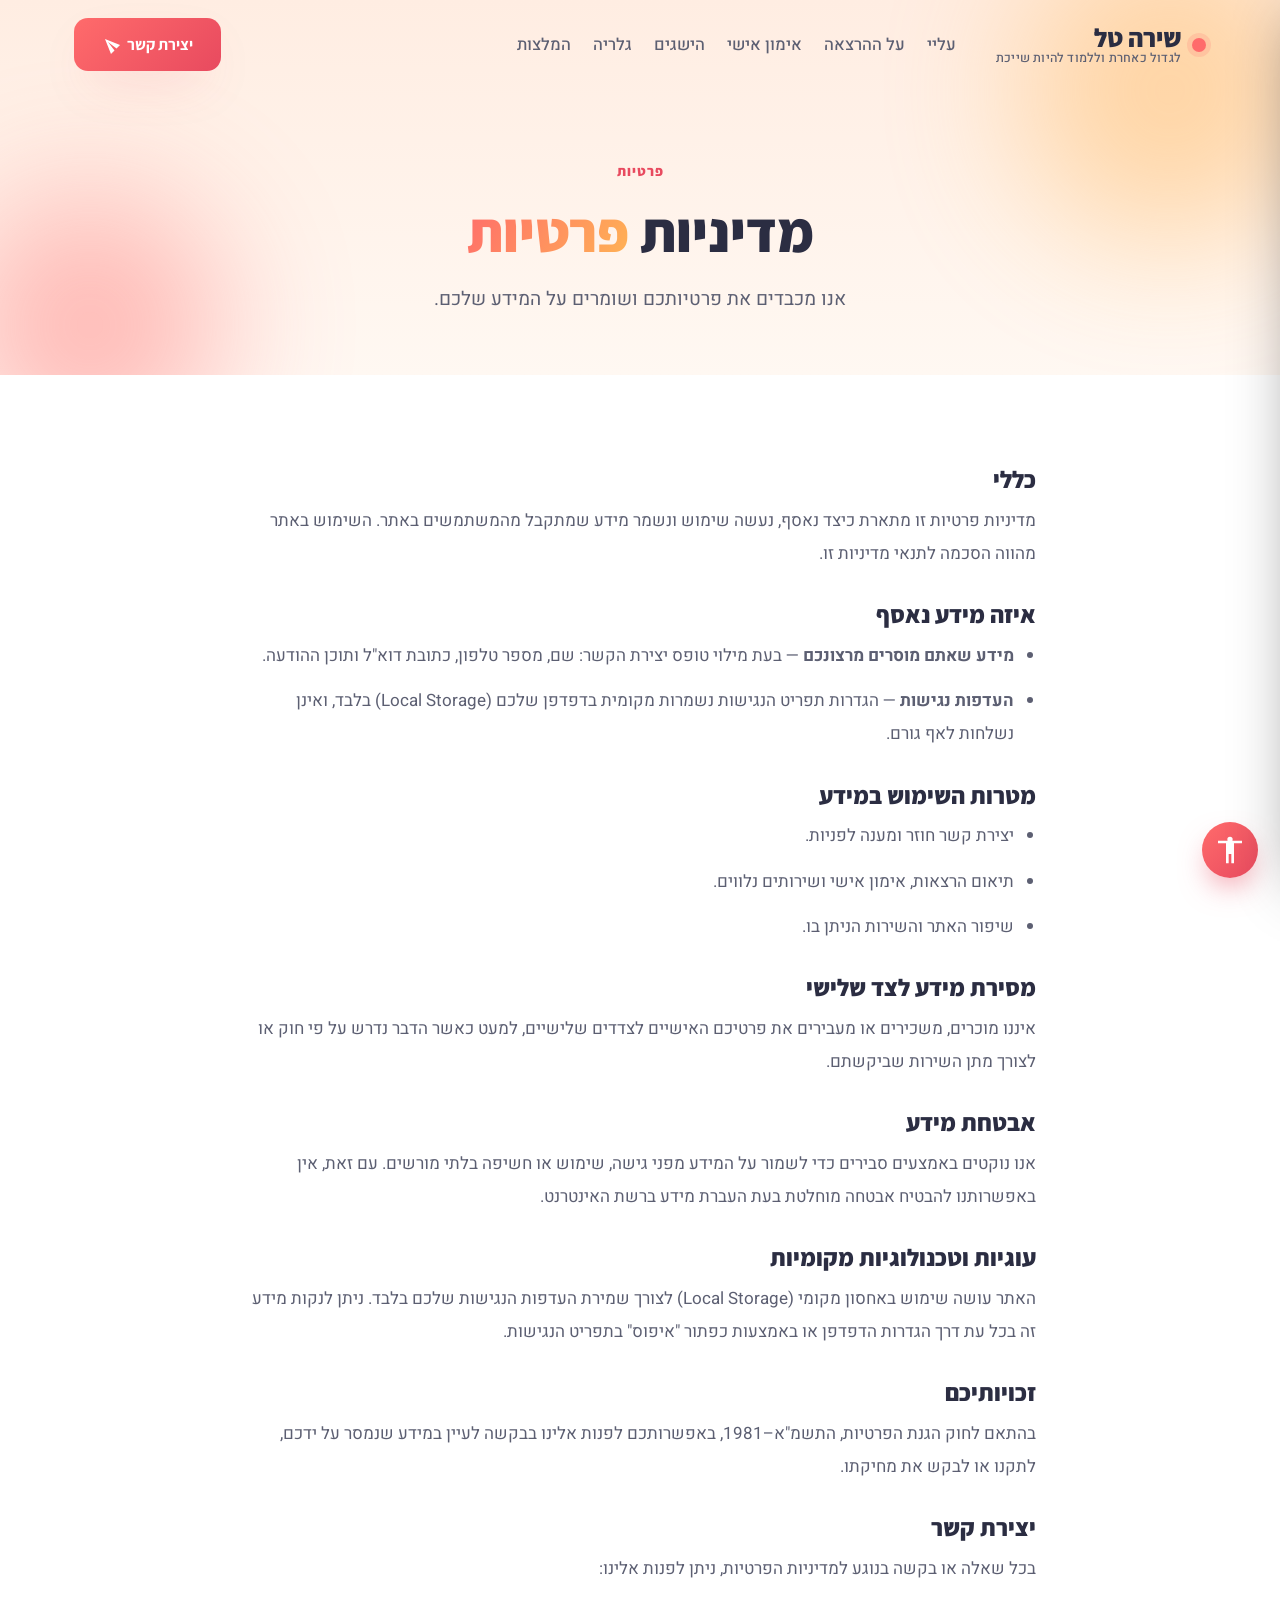
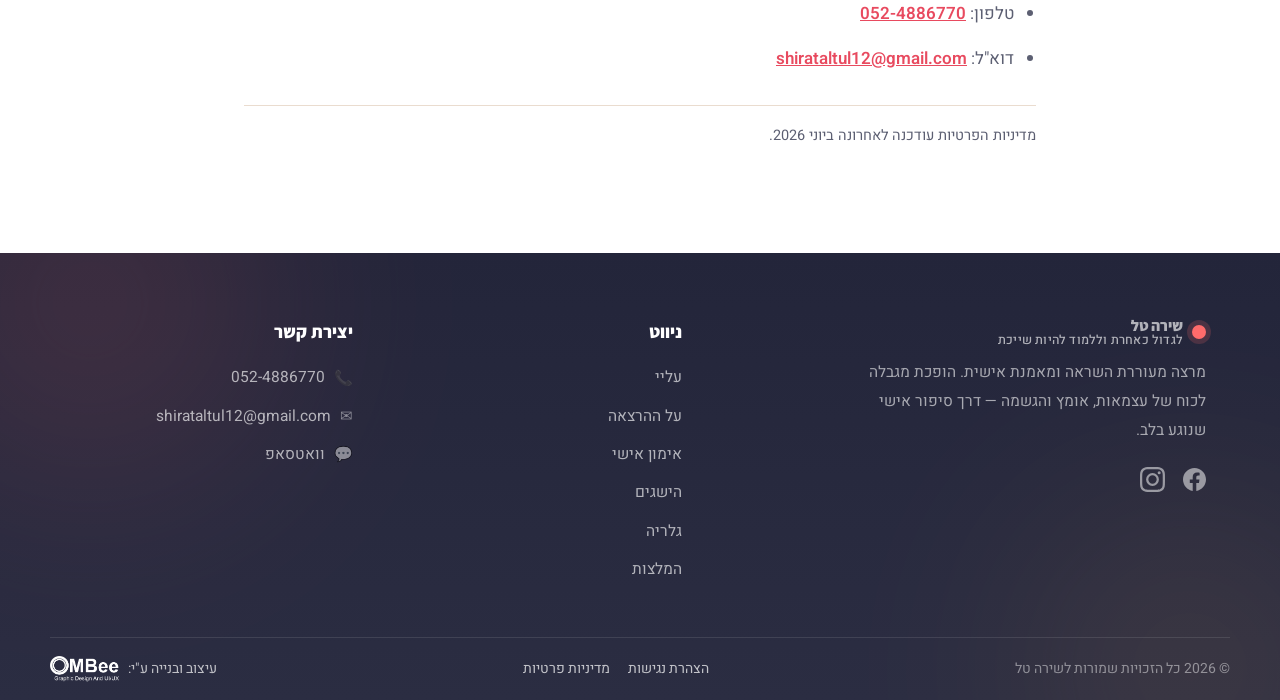
<file: privacy.html>
<!DOCTYPE html>
<html lang="he" dir="rtl">
<head>
<meta charset="UTF-8" />
<meta name="viewport" content="width=device-width, initial-scale=1.0" />
<title>מדיניות פרטיות | שירה טל</title>
<meta name="description" content="מדיניות הפרטיות של אתר שירה טל — כיצד אנו אוספים, משתמשים ושומרים על המידע שלכם." />
<link rel="preconnect" href="https://fonts.googleapis.com" />
<link rel="preconnect" href="https://fonts.gstatic.com" crossorigin />
<link href="https://fonts.googleapis.com/css2?family=Heebo:wght@300;400;500;700;800;900&family=Assistant:wght@400;600;700;800&display=swap" rel="stylesheet" />
<link rel="stylesheet" href="style.css" />
</head>
<body>

<header id="header">
  <div class="wrap nav">
    <a href="index.html" class="logo"><span class="dot"></span><span class="logo-txt">שירה טל<small>לגדול כאחרת וללמוד להיות שייכת</small></span></a>
    <nav class="menu" id="menu">
      <a href="about.html">עליי</a>
      <a href="lecture.html">על ההרצאה</a>
      <a href="coaching.html">אימון אישי</a>
      <a href="achievements.html">הישגים</a>
      <a href="gallery.html">גלריה</a>
      <a href="testimonials.html">המלצות</a>
      <a href="contact.html" class="btn">יצירת קשר<svg viewBox="0 0 24 24" width="17" height="17" fill="currentColor" aria-hidden="true" style="transform:rotate(-135deg)"><path d="M2.01 21 23 12 2.01 3 2 10l15 2-15 2z"/></svg></a>
    </nav>
    <button class="hamburger" id="hamburger" aria-label="תפריט"><span></span><span></span><span></span></button>
  </div>
</header>

<section class="page-hero">
  <div class="blob b1"></div><div class="blob b2"></div>
  <div class="wrap inner reveal">
    <div class="crumb">פרטיות</div>
    <h1>מדיניות <span class="hl">פרטיות</span></h1>
    <p>אנו מכבדים את פרטיותכם ושומרים על המידע שלכם.</p>
  </div>
</section>

<section class="lecture">
  <div class="wrap legal reveal">
    <h2>כללי</h2>
    <p>מדיניות פרטיות זו מתארת כיצד נאסף, נעשה שימוש ונשמר מידע שמתקבל מהמשתמשים באתר. השימוש באתר מהווה הסכמה לתנאי מדיניות זו.</p>

    <h2>איזה מידע נאסף</h2>
    <ul>
      <li><strong>מידע שאתם מוסרים מרצונכם</strong> — בעת מילוי טופס יצירת הקשר: שם, מספר טלפון, כתובת דוא"ל ותוכן ההודעה.</li>
      <li><strong>העדפות נגישות</strong> — הגדרות תפריט הנגישות נשמרות מקומית בדפדפן שלכם (Local Storage) בלבד, ואינן נשלחות לאף גורם.</li>
    </ul>

    <h2>מטרות השימוש במידע</h2>
    <ul>
      <li>יצירת קשר חוזר ומענה לפניות.</li>
      <li>תיאום הרצאות, אימון אישי ושירותים נלווים.</li>
      <li>שיפור האתר והשירות הניתן בו.</li>
    </ul>

    <h2>מסירת מידע לצד שלישי</h2>
    <p>איננו מוכרים, משכירים או מעבירים את פרטיכם האישיים לצדדים שלישיים, למעט כאשר הדבר נדרש על פי חוק או לצורך מתן השירות שביקשתם.</p>

    <h2>אבטחת מידע</h2>
    <p>אנו נוקטים באמצעים סבירים כדי לשמור על המידע מפני גישה, שימוש או חשיפה בלתי מורשים. עם זאת, אין באפשרותנו להבטיח אבטחה מוחלטת בעת העברת מידע ברשת האינטרנט.</p>

    <h2>עוגיות וטכנולוגיות מקומיות</h2>
    <p>האתר עושה שימוש באחסון מקומי (Local Storage) לצורך שמירת העדפות הנגישות שלכם בלבד. ניתן לנקות מידע זה בכל עת דרך הגדרות הדפדפן או באמצעות כפתור "איפוס" בתפריט הנגישות.</p>

    <h2>זכויותיכם</h2>
    <p>בהתאם לחוק הגנת הפרטיות, התשמ"א–1981, באפשרותכם לפנות אלינו בבקשה לעיין במידע שנמסר על ידכם, לתקנו או לבקש את מחיקתו.</p>

    <h2>יצירת קשר</h2>
    <p>בכל שאלה או בקשה בנוגע למדיניות הפרטיות, ניתן לפנות אלינו:</p>
    <ul>
      <li>טלפון: <a href="tel:0524886770">052-4886770</a></li>
      <li>דוא"ל: <a href="mailto:shirataltul12@gmail.com">shirataltul12@gmail.com</a></li>
    </ul>

    <p class="updated">מדיניות הפרטיות עודכנה לאחרונה ביוני 2026.</p>
  </div>
</section>

<footer>
  <div class="wrap foot-grid">
    <div class="foot-col foot-brand">
      <a href="index.html" class="logo"><span class="dot"></span><span class="logo-txt">שירה טל<small>לגדול כאחרת וללמוד להיות שייכת</small></span></a>
      <p>מרצה מעוררת השראה ומאמנת אישית. הופכת מגבלה לכוח של עצמאות, אומץ והגשמה — דרך סיפור אישי שנוגע בלב.</p>
      <div class="socials">
        <a href="#" aria-label="פייסבוק"><svg viewBox="0 0 24 24" aria-hidden="true"><path d="M24 12.07C24 5.4 18.63 0 12 0S0 5.4 0 12.07c0 6.02 4.39 11.01 10.13 11.93v-8.44H7.08v-3.49h3.05V9.41c0-3.02 1.79-4.69 4.53-4.69 1.31 0 2.69.24 2.69.24v2.97h-1.52c-1.49 0-1.96.93-1.96 1.89v2.25h3.33l-.53 3.49h-2.8v8.44C19.61 23.08 24 18.09 24 12.07z"/></svg></a>
        <a href="https://instagram.com/shiralifecoach" target="_blank" rel="noopener" aria-label="אינסטגרם"><svg viewBox="0 0 24 24" aria-hidden="true"><path d="M12 2.16c3.2 0 3.58.01 4.85.07 1.17.05 1.8.25 2.23.41.56.22.96.48 1.38.9.42.42.68.82.9 1.38.16.42.36 1.06.41 2.23.06 1.27.07 1.65.07 4.85s-.01 3.58-.07 4.85c-.05 1.17-.25 1.8-.41 2.23-.22.56-.48.96-.9 1.38-.42.42-.82.68-1.38.9-.42.16-1.06.36-2.23.41-1.27.06-1.65.07-4.85.07s-3.58-.01-4.85-.07c-1.17-.05-1.8-.25-2.23-.41-.56-.22-.96-.48-1.38-.9-.42-.42-.68-.82-.9-1.38-.16-.42-.36-1.06-.41-2.23-.06-1.27-.07-1.65-.07-4.85s.01-3.58.07-4.85c.05-1.17.25-1.8.41-2.23.22-.56.48-.96.9-1.38.42-.42.82-.68 1.38-.9.42-.16 1.06-.36 2.23-.41 1.27-.06 1.65-.07 4.85-.07M12 0C8.74 0 8.33.01 7.05.07 5.78.13 4.9.33 4.14.63c-.79.31-1.46.72-2.12 1.38C1.36 2.67.95 3.34.63 4.14.33 4.9.13 5.78.07 7.05.01 8.33 0 8.74 0 12s.01 3.67.07 4.95c.06 1.27.26 2.15.56 2.91.31.79.72 1.46 1.38 2.12.66.66 1.33 1.07 2.12 1.38.76.3 1.64.5 2.91.56C8.33 23.99 8.74 24 12 24s3.67-.01 4.95-.07c1.27-.06 2.15-.26 2.91-.56.79-.31 1.46-.72 2.12-1.38.66-.66 1.07-1.33 1.38-2.12.3-.76.5-1.64.56-2.91.06-1.28.07-1.69.07-4.95s-.01-3.67-.07-4.95c-.06-1.27-.26-2.15-.56-2.91-.31-.79-.72-1.46-1.38-2.12C21.33 1.36 20.66.95 19.86.63 19.1.33 18.22.13 16.95.07 15.67.01 15.26 0 12 0z"/><path d="M12 5.84A6.16 6.16 0 1 0 18.16 12 6.16 6.16 0 0 0 12 5.84zM12 16a4 4 0 1 1 4-4 4 4 0 0 1-4 4z"/><circle cx="18.41" cy="5.59" r="1.44"/></svg></a>
      </div>
    </div>
    <div class="foot-col">
      <h4>ניווט</h4>
      <a href="about.html">עליי</a>
      <a href="lecture.html">על ההרצאה</a>
      <a href="coaching.html">אימון אישי</a>
      <a href="achievements.html">הישגים</a>
      <a href="gallery.html">גלריה</a>
      <a href="testimonials.html">המלצות</a>
    </div>
    <div class="foot-col">
      <h4>יצירת קשר</h4>
      <a href="tel:0524886770"><span class="fi">📞</span>052-4886770</a>
      <a href="mailto:shirataltul12@gmail.com"><span class="fi">✉</span>shirataltul12@gmail.com</a>
      <a href="https://wa.me/972524886770" target="_blank" rel="noopener"><span class="fi">💬</span>וואטסאפ</a>
    </div>
  </div>
  <div class="wrap foot-bottom">
    <span>© 2026 כל הזכויות שמורות לשירה טל</span>
    <span class="foot-legal"><a href="accessibility.html">הצהרת נגישות</a><a href="privacy.html">מדיניות פרטיות</a></span>
    <span class="foot-credit">עיצוב ובנייה ע"י: <a href="https://ombee.co.il" target="_blank" rel="noopener"><img src="images/ombee-logo-white.png" alt="OMBee" /></a></span>
  </div>
</footer>

<script src="script.js"></script>
</body>
</html>
</file>
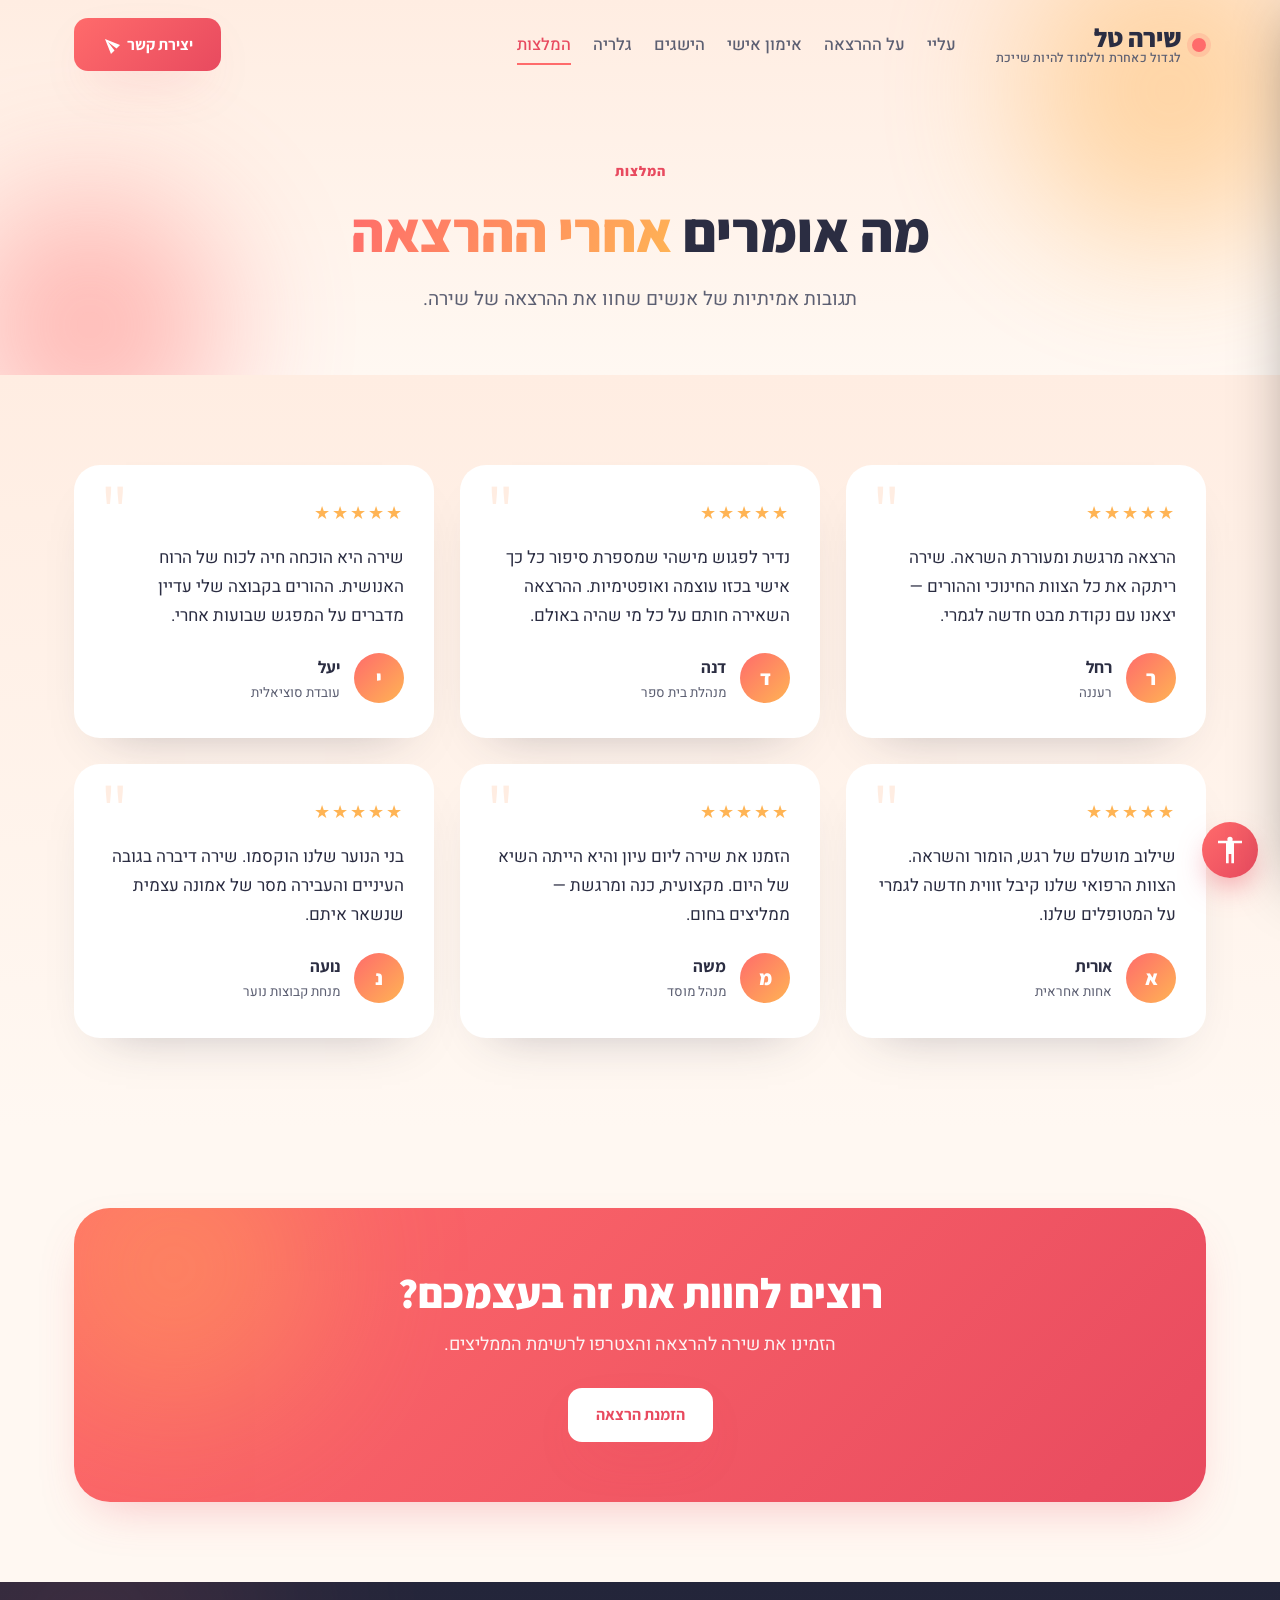
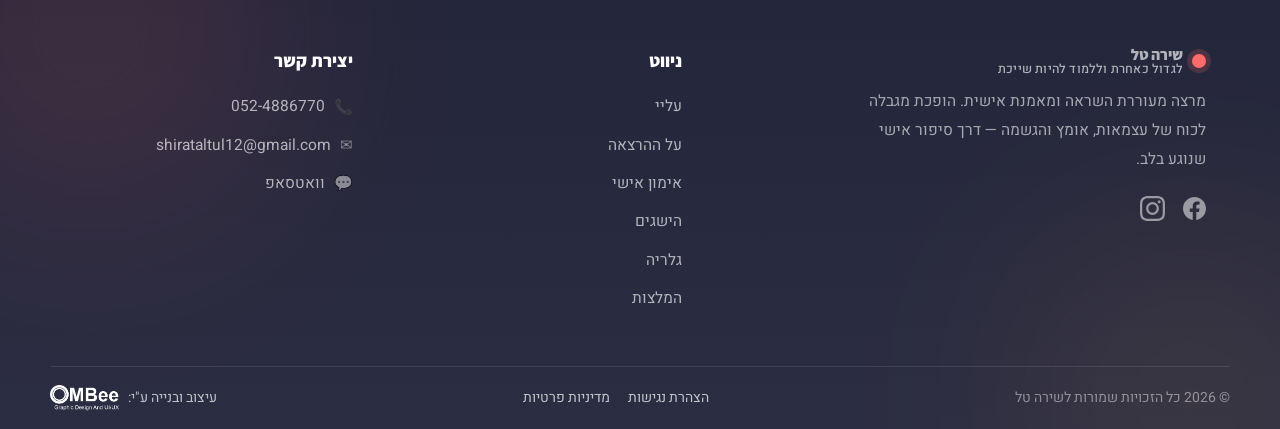
<file: testimonials.html>
<!DOCTYPE html>
<html lang="he" dir="rtl">
<head>
<meta charset="UTF-8" />
<meta name="viewport" content="width=device-width, initial-scale=1.0" />
<title>המלצות | שירה טל</title>
<meta name="description" content="המלצות ותגובות אמיתיות של אנשים שחוו את ההרצאה המעוררת השראה של שירה טל." />
<link rel="preconnect" href="https://fonts.googleapis.com" />
<link rel="preconnect" href="https://fonts.gstatic.com" crossorigin />
<link href="https://fonts.googleapis.com/css2?family=Heebo:wght@300;400;500;700;800;900&family=Assistant:wght@400;600;700;800&display=swap" rel="stylesheet" />
<link rel="stylesheet" href="style.css" />
</head>
<body>

<header id="header">
  <div class="wrap nav">
    <a href="index.html" class="logo"><span class="dot"></span><span class="logo-txt">שירה טל<small>לגדול כאחרת וללמוד להיות שייכת</small></span></a>
    <nav class="menu" id="menu">
      <a href="about.html">עליי</a>
      <a href="lecture.html">על ההרצאה</a>
      <a href="coaching.html">אימון אישי</a>
      <a href="achievements.html">הישגים</a>
      <a href="gallery.html">גלריה</a>
      <a href="testimonials.html" class="active">המלצות</a>
      <a href="contact.html" class="btn">יצירת קשר<svg viewBox="0 0 24 24" width="17" height="17" fill="currentColor" aria-hidden="true" style="transform:rotate(-135deg)"><path d="M2.01 21 23 12 2.01 3 2 10l15 2-15 2z"/></svg></a>
    </nav>
    <button class="hamburger" id="hamburger" aria-label="תפריט"><span></span><span></span><span></span></button>
  </div>
</header>

<section class="page-hero">
  <div class="blob b1"></div><div class="blob b2"></div>
  <div class="wrap inner reveal">
    <div class="crumb">המלצות</div>
    <h1>מה אומרים <span class="hl">אחרי ההרצאה</span></h1>
    <p>תגובות אמיתיות של אנשים שחוו את ההרצאה של שירה.</p>
  </div>
</section>

<section class="testi">
  <div class="wrap">
    <div class="testi-grid">
      <div class="testi-card reveal"><div class="qmark">"</div><div class="stars">★★★★★</div><p>הרצאה מרגשת ומעוררת השראה. שירה ריתקה את כל הצוות החינוכי וההורים — יצאנו עם נקודת מבט חדשה לגמרי.</p><div class="testi-author"><div class="avatar">ר</div><div><b>רחל</b><small>רעננה</small></div></div></div>
      <div class="testi-card reveal"><div class="qmark">"</div><div class="stars">★★★★★</div><p>נדיר לפגוש מישהי שמספרת סיפור כל כך אישי בכזו עוצמה ואופטימיות. ההרצאה השאירה חותם על כל מי שהיה באולם.</p><div class="testi-author"><div class="avatar">ד</div><div><b>דנה</b><small>מנהלת בית ספר</small></div></div></div>
      <div class="testi-card reveal"><div class="qmark">"</div><div class="stars">★★★★★</div><p>שירה היא הוכחה חיה לכוח של הרוח האנושית. ההורים בקבוצה שלי עדיין מדברים על המפגש שבועות אחרי.</p><div class="testi-author"><div class="avatar">י</div><div><b>יעל</b><small>עובדת סוציאלית</small></div></div></div>
      <div class="testi-card reveal"><div class="qmark">"</div><div class="stars">★★★★★</div><p>שילוב מושלם של רגש, הומור והשראה. הצוות הרפואי שלנו קיבל זווית חדשה לגמרי על המטופלים שלנו.</p><div class="testi-author"><div class="avatar">א</div><div><b>אורית</b><small>אחות אחראית</small></div></div></div>
      <div class="testi-card reveal"><div class="qmark">"</div><div class="stars">★★★★★</div><p>הזמנו את שירה ליום עיון והיא הייתה השיא של היום. מקצועית, כנה ומרגשת — ממליצים בחום.</p><div class="testi-author"><div class="avatar">מ</div><div><b>משה</b><small>מנהל מוסד</small></div></div></div>
      <div class="testi-card reveal"><div class="qmark">"</div><div class="stars">★★★★★</div><p>בני הנוער שלנו הוקסמו. שירה דיברה בגובה העיניים והעבירה מסר של אמונה עצמית שנשאר איתם.</p><div class="testi-author"><div class="avatar">נ</div><div><b>נועה</b><small>מנחת קבוצות נוער</small></div></div></div>
    </div>
  </div>
</section>

<section class="cta-strip">
  <div class="wrap">
    <div class="cta-inner reveal">
      <h2>רוצים לחוות את זה בעצמכם?</h2>
      <p>הזמינו את שירה להרצאה והצטרפו לרשימת הממליצים.</p>
      <a href="contact.html" class="btn">הזמנת הרצאה</a>
    </div>
  </div>
</section>

<footer>
  <div class="wrap foot-grid">
    <div class="foot-col foot-brand">
      <a href="index.html" class="logo"><span class="dot"></span><span class="logo-txt">שירה טל<small>לגדול כאחרת וללמוד להיות שייכת</small></span></a>
      <p>מרצה מעוררת השראה ומאמנת אישית. הופכת מגבלה לכוח של עצמאות, אומץ והגשמה — דרך סיפור אישי שנוגע בלב.</p>
      <div class="socials">
        <a href="#" aria-label="פייסבוק"><svg viewBox="0 0 24 24" aria-hidden="true"><path d="M24 12.07C24 5.4 18.63 0 12 0S0 5.4 0 12.07c0 6.02 4.39 11.01 10.13 11.93v-8.44H7.08v-3.49h3.05V9.41c0-3.02 1.79-4.69 4.53-4.69 1.31 0 2.69.24 2.69.24v2.97h-1.52c-1.49 0-1.96.93-1.96 1.89v2.25h3.33l-.53 3.49h-2.8v8.44C19.61 23.08 24 18.09 24 12.07z"/></svg></a>
        <a href="https://instagram.com/shiralifecoach" target="_blank" rel="noopener" aria-label="אינסטגרם"><svg viewBox="0 0 24 24" aria-hidden="true"><path d="M12 2.16c3.2 0 3.58.01 4.85.07 1.17.05 1.8.25 2.23.41.56.22.96.48 1.38.9.42.42.68.82.9 1.38.16.42.36 1.06.41 2.23.06 1.27.07 1.65.07 4.85s-.01 3.58-.07 4.85c-.05 1.17-.25 1.8-.41 2.23-.22.56-.48.96-.9 1.38-.42.42-.82.68-1.38.9-.42.16-1.06.36-2.23.41-1.27.06-1.65.07-4.85.07s-3.58-.01-4.85-.07c-1.17-.05-1.8-.25-2.23-.41-.56-.22-.96-.48-1.38-.9-.42-.42-.68-.82-.9-1.38-.16-.42-.36-1.06-.41-2.23-.06-1.27-.07-1.65-.07-4.85s.01-3.58.07-4.85c.05-1.17.25-1.8.41-2.23.22-.56.48-.96.9-1.38.42-.42.82-.68 1.38-.9.42-.16 1.06-.36 2.23-.41 1.27-.06 1.65-.07 4.85-.07M12 0C8.74 0 8.33.01 7.05.07 5.78.13 4.9.33 4.14.63c-.79.31-1.46.72-2.12 1.38C1.36 2.67.95 3.34.63 4.14.33 4.9.13 5.78.07 7.05.01 8.33 0 8.74 0 12s.01 3.67.07 4.95c.06 1.27.26 2.15.56 2.91.31.79.72 1.46 1.38 2.12.66.66 1.33 1.07 2.12 1.38.76.3 1.64.5 2.91.56C8.33 23.99 8.74 24 12 24s3.67-.01 4.95-.07c1.27-.06 2.15-.26 2.91-.56.79-.31 1.46-.72 2.12-1.38.66-.66 1.07-1.33 1.38-2.12.3-.76.5-1.64.56-2.91.06-1.28.07-1.69.07-4.95s-.01-3.67-.07-4.95c-.06-1.27-.26-2.15-.56-2.91-.31-.79-.72-1.46-1.38-2.12C21.33 1.36 20.66.95 19.86.63 19.1.33 18.22.13 16.95.07 15.67.01 15.26 0 12 0z"/><path d="M12 5.84A6.16 6.16 0 1 0 18.16 12 6.16 6.16 0 0 0 12 5.84zM12 16a4 4 0 1 1 4-4 4 4 0 0 1-4 4z"/><circle cx="18.41" cy="5.59" r="1.44"/></svg></a>
      </div>
    </div>
    <div class="foot-col">
      <h4>ניווט</h4>
      <a href="about.html">עליי</a>
      <a href="lecture.html">על ההרצאה</a>
      <a href="coaching.html">אימון אישי</a>
      <a href="achievements.html">הישגים</a>
      <a href="gallery.html">גלריה</a>
      <a href="testimonials.html">המלצות</a>
    </div>
    <div class="foot-col">
      <h4>יצירת קשר</h4>
      <a href="tel:0524886770"><span class="fi">📞</span>052-4886770</a>
      <a href="mailto:shirataltul12@gmail.com"><span class="fi">✉</span>shirataltul12@gmail.com</a>
      <a href="https://wa.me/972524886770" target="_blank" rel="noopener"><span class="fi">💬</span>וואטסאפ</a>
    </div>
  </div>
  <div class="wrap foot-bottom">
    <span>© 2026 כל הזכויות שמורות לשירה טל</span>
    <span class="foot-legal"><a href="accessibility.html">הצהרת נגישות</a><a href="privacy.html">מדיניות פרטיות</a></span>
    <span class="foot-credit">עיצוב ובנייה ע"י: <a href="https://ombee.co.il" target="_blank" rel="noopener"><img src="images/ombee-logo-white.png" alt="OMBee" /></a></span>
  </div>
</footer>

<script src="script.js"></script>
</body>
</html>
</file>
<file: style.css>
:root{
  --coral:#FF6B6B;
  --coral-deep:#E84A5F;
  --gold:#FFB454;
  --teal:#2EC4B6;
  --ink:#2B2D42;
  --ink-soft:#5C5F72;
  --cream:#FFF8F2;
  --cream-2:#FFEDE2;
  --white:#ffffff;
  --shadow:0 20px 50px -20px rgba(232,74,95,.35);
  --radius:26px;
}
*{margin:0;padding:0;box-sizing:border-box}
html{scroll-behavior:smooth}
body{font-family:'Heebo',sans-serif;color:var(--ink);background:var(--cream);line-height:1.7;overflow-x:hidden}
h1,h2,h3{font-family:'Assistant',sans-serif;line-height:1.2;font-weight:800}
a{text-decoration:none;color:inherit}
.wrap{max-width:1180px;margin:0 auto;padding:0 24px}
section{position:relative}

/* HEADER */
header{position:fixed;top:0;left:0;right:0;z-index:100;transition:.3s;padding:18px 0}
header.scrolled{background:rgba(255,248,242,.92);backdrop-filter:blur(12px);box-shadow:0 8px 30px -18px rgba(43,45,66,.4);padding:12px 0}
.nav{display:flex;align-items:center;justify-content:space-between}
.logo{font-family:'Assistant',sans-serif;font-weight:800;font-size:26px;color:var(--ink);display:flex;align-items:center;gap:11px}
.logo .dot{width:14px;height:14px;border-radius:50%;background:var(--coral);display:inline-block;box-shadow:0 0 0 5px rgba(255,107,107,.18);flex-shrink:0}
.logo-txt{display:flex;flex-direction:column;line-height:1.1}
.logo-txt small{font-family:'Heebo',sans-serif;font-weight:500;font-size:12.5px;color:var(--ink-soft);letter-spacing:.2px}
footer .logo-txt small{color:rgba(255,255,255,.65)}
.menu{display:flex;gap:22px;align-items:center;font-weight:500;font-size:16.5px}
.menu a{position:relative;transition:.2s;color:var(--ink-soft)}
.menu a:hover,.menu a.active{color:var(--coral-deep)}
.menu a:not(.btn)::after{content:'';position:absolute;bottom:-6px;right:0;width:0;height:2px;background:var(--coral);transition:.25s}
.menu a:not(.btn):hover::after,.menu a.active:not(.btn)::after{width:100%}
.btn{display:inline-flex;align-items:center;gap:8px;background:linear-gradient(135deg,var(--coral),var(--coral-deep));color:#fff;padding:13px 28px;border-radius:14px;font-weight:700;font-family:'Assistant',sans-serif;box-shadow:var(--shadow);transition:.25s;border:none;cursor:pointer;font-size:16px}
.btn:hover{transform:translateY(-3px);box-shadow:0 26px 50px -18px rgba(232,74,95,.55)}
.menu a.btn,.menu a.btn.active{color:#fff}
.btn-ghost{background:transparent;color:var(--coral-deep);box-shadow:none;border:2px solid var(--coral)}
.btn-ghost:hover{background:var(--coral);color:#fff}
.hamburger{display:none;flex-direction:column;gap:5px;cursor:pointer;background:none;border:none;padding:6px}
.hamburger span{width:26px;height:3px;background:var(--ink);border-radius:3px;transition:.3s}

/* PAGE HERO (inner pages) */
.page-hero{padding:160px 0 60px;text-align:center;background:linear-gradient(180deg,var(--cream-2),var(--cream));position:relative;overflow:hidden}
.page-hero .blob{position:absolute;border-radius:50%;filter:blur(70px);opacity:.45;z-index:0}
.page-hero .b1{width:300px;height:300px;background:var(--gold);top:-60px;right:-40px}
.page-hero .b2{width:260px;height:260px;background:var(--coral);bottom:-80px;left:-40px}
.page-hero .inner{position:relative;z-index:2}
.page-hero h1{font-size:clamp(34px,5.5vw,56px);font-weight:900}
.page-hero h1 .hl{background:linear-gradient(120deg,var(--coral),var(--gold));-webkit-background-clip:text;background-clip:text;color:transparent}
.page-hero p{color:var(--ink-soft);font-size:19px;max-width:620px;margin:18px auto 0}
.crumb{color:var(--coral-deep);font-weight:800;font-family:'Assistant',sans-serif;letter-spacing:1px;font-size:14px;text-transform:uppercase;margin-bottom:14px}

/* HOME HERO */
.hero{padding:160px 0 90px;overflow:hidden}
.hero-grid{display:grid;grid-template-columns:1.1fr .9fr;gap:50px;align-items:center}
.pill{display:inline-flex;align-items:center;gap:8px;background:var(--cream-2);color:var(--coral-deep);font-weight:700;padding:8px 18px;border-radius:50px;font-size:15px;margin-bottom:22px}
.pill .spark{width:8px;height:8px;background:var(--gold);border-radius:50%}
.hero h1{font-size:clamp(40px,6vw,68px);font-weight:900;letter-spacing:-1px}
.hero h1 .hl{background:linear-gradient(120deg,var(--coral),var(--gold));-webkit-background-clip:text;background-clip:text;color:transparent}
.hero p.lead{font-size:21px;color:var(--ink-soft);margin:24px 0 34px;max-width:520px}
.hero-cta{display:flex;gap:16px;flex-wrap:wrap}
.hero-stats{display:flex;gap:38px;margin-top:46px}
.stat .num{font-family:'Assistant',sans-serif;font-weight:800;font-size:34px;color:var(--ink)}
.stat .lbl{font-size:15px;color:var(--ink-soft)}
.hero-visual{position:relative}
.blob{position:absolute;border-radius:50%;filter:blur(60px);opacity:.5;z-index:-1}
.blob-1{width:340px;height:340px;background:var(--gold);top:-40px;right:-60px}
.blob-2{width:300px;height:300px;background:var(--coral);bottom:-60px;left:-40px}
.photo-card{position:relative;border-radius:34px;overflow:hidden;aspect-ratio:4/5;background:linear-gradient(160deg,var(--cream-2),#ffd9c4);box-shadow:0 40px 80px -30px rgba(232,74,95,.5)}
.photo-card .ph{position:absolute;inset:0;display:flex;align-items:center;justify-content:center;color:var(--coral-deep);font-weight:700;font-family:'Assistant',sans-serif;text-align:center;font-size:18px;opacity:.6;flex-direction:column;gap:10px}
.photo-card img,.about-photo img,.lecture-visual img{width:100%;height:100%;object-fit:cover;position:relative;z-index:2}
.float-badge{position:absolute;background:#fff;border-radius:20px;padding:16px 20px;box-shadow:0 20px 40px -18px rgba(43,45,66,.35);display:flex;align-items:center;gap:12px;z-index:3}
.float-badge .ic{width:42px;height:42px;border-radius:13px;display:flex;align-items:center;justify-content:center;font-size:22px;color:#fff}
.badge-1{bottom:30px;left:-26px}
.badge-1 .ic{background:var(--teal)}
.badge-2{top:40px;right:-26px}
.badge-2 .ic{background:var(--gold)}
.float-badge b{font-family:'Assistant',sans-serif;font-size:16px;display:block}
.float-badge small{color:var(--ink-soft);font-size:13px}

/* SECTION HEADERS */
.sec-head{text-align:center;max-width:620px;margin:0 auto 56px}
.sec-tag{color:var(--coral-deep);font-weight:800;font-family:'Assistant',sans-serif;letter-spacing:1px;font-size:15px;text-transform:uppercase}
.sec-head h2{font-size:clamp(30px,4.5vw,46px);margin:12px 0 16px}
.sec-head p{color:var(--ink-soft);font-size:18px}

/* ABOUT */
.about{padding:90px 0;background:var(--white)}
.about-grid{display:grid;grid-template-columns:.9fr 1.1fr;gap:60px;align-items:center}
.about-photo{position:relative;border-radius:var(--radius);overflow:hidden;aspect-ratio:1/1;background:linear-gradient(160deg,#ffe0cf,#ffc7b0);box-shadow:var(--shadow)}
.about-photo .ph,.lecture-visual .ph{position:absolute;inset:0;display:flex;flex-direction:column;gap:10px;align-items:center;justify-content:center;color:var(--coral-deep);font-weight:700;font-family:'Assistant',sans-serif;opacity:.6}
.about h2{font-size:clamp(28px,4vw,42px);margin-bottom:20px}
.about p{color:var(--ink-soft);font-size:17.5px;margin-bottom:16px}
.about .quote{border-right:4px solid var(--coral);padding:6px 22px;margin:24px 0;font-family:'Assistant',sans-serif;font-weight:700;font-size:21px;color:var(--ink)}

/* WHY */
.why{padding:90px 0;background:linear-gradient(180deg,var(--cream),var(--cream-2))}
.cards{display:grid;grid-template-columns:repeat(3,1fr);gap:26px}
.card{background:#fff;border-radius:var(--radius);padding:38px 30px;transition:.3s;box-shadow:0 24px 50px -34px rgba(43,45,66,.4);position:relative;overflow:hidden}
.card:hover{transform:translateY(-8px);box-shadow:0 34px 60px -28px rgba(232,74,95,.4)}
.card .ic{width:62px;height:62px;border-radius:18px;display:flex;align-items:center;justify-content:center;font-size:30px;margin-bottom:22px;color:#fff}
.card:nth-child(1) .ic{background:linear-gradient(135deg,var(--coral),var(--coral-deep))}
.card:nth-child(2) .ic{background:linear-gradient(135deg,var(--gold),#ff9a3c)}
.card:nth-child(3) .ic{background:linear-gradient(135deg,var(--teal),#1ba89b)}
.card h3{font-size:22px;margin-bottom:10px}
.card p{color:var(--ink-soft);font-size:16px}

/* LECTURE */
.lecture{padding:90px 0;background:var(--white)}
.lecture-grid{display:grid;grid-template-columns:1fr 1fr;gap:60px;align-items:center}
.audience{display:flex;flex-wrap:wrap;gap:12px;margin-top:26px}
.tag{background:var(--cream-2);color:var(--coral-deep);font-weight:700;padding:10px 20px;border-radius:50px;font-size:15.5px}
.check-list{margin:24px 0;display:grid;gap:14px}
.check-list li{list-style:none;display:flex;gap:14px;align-items:flex-start;font-size:17px;color:var(--ink-soft)}
.check-list .ck{flex-shrink:0;width:26px;height:26px;border-radius:50%;background:var(--teal);color:#fff;display:flex;align-items:center;justify-content:center;font-size:15px;font-weight:700;margin-top:3px}
.lecture-visual{border-radius:var(--radius);background:linear-gradient(160deg,#fff3ea,#ffd9c4);aspect-ratio:5/6;position:relative;overflow:hidden;box-shadow:var(--shadow)}

/* TESTIMONIALS */
.testi{padding:90px 0;background:linear-gradient(180deg,var(--cream-2),var(--cream))}
.testi-grid{display:grid;grid-template-columns:repeat(3,1fr);gap:26px}
.testi-card{background:#fff;border-radius:var(--radius);padding:34px 30px;box-shadow:0 24px 50px -34px rgba(43,45,66,.35);position:relative}
.testi-card .qmark{font-family:'Assistant';font-size:70px;color:var(--cream-2);line-height:.6;position:absolute;top:24px;left:26px}
.testi-card p{font-size:17px;color:var(--ink);margin-bottom:22px;position:relative;z-index:2}
.stars{color:var(--gold);font-size:18px;margin-bottom:14px;letter-spacing:2px}
.testi-author{display:flex;align-items:center;gap:14px}
.avatar{width:50px;height:50px;border-radius:50%;background:linear-gradient(135deg,var(--coral),var(--gold));display:flex;align-items:center;justify-content:center;color:#fff;font-weight:800;font-family:'Assistant';font-size:20px}
.testi-author b{font-family:'Assistant';font-size:17px}
.testi-author small{color:var(--ink-soft);display:block}

/* CTA STRIP */
.cta-strip{padding:80px 0}
.cta-inner{background:linear-gradient(135deg,var(--coral),var(--coral-deep));border-radius:36px;padding:60px;text-align:center;color:#fff;position:relative;overflow:hidden;box-shadow:var(--shadow)}
.cta-inner::before{content:'';position:absolute;width:280px;height:280px;background:var(--gold);border-radius:50%;filter:blur(80px);opacity:.4;top:-80px;left:-40px}
.cta-inner h2{font-size:clamp(28px,4vw,42px);margin-bottom:12px;position:relative;z-index:2}
.cta-inner p{font-size:18px;opacity:.92;margin-bottom:28px;position:relative;z-index:2}
.cta-inner .btn{background:#fff;color:var(--coral-deep);position:relative;z-index:2}
.cta-inner .btn:hover{background:var(--ink);color:#fff}

/* CONTACT */
.contact{padding:90px 0}
.contact-box{background:linear-gradient(135deg,var(--ink),#3a3d5c);border-radius:40px;padding:60px;display:grid;grid-template-columns:1fr 1fr;gap:50px;position:relative;overflow:hidden;color:#fff;box-shadow:0 40px 80px -30px rgba(43,45,66,.6)}
.contact-box::before{content:'';position:absolute;width:300px;height:300px;background:var(--coral);border-radius:50%;filter:blur(80px);opacity:.35;top:-80px;left:-60px}
.contact-box::after{content:'';position:absolute;width:260px;height:260px;background:var(--gold);border-radius:50%;filter:blur(80px);opacity:.3;bottom:-80px;right:-40px}
.contact-info{position:relative;z-index:2}
.contact-info h2{font-size:clamp(28px,4vw,40px);margin-bottom:16px}
.contact-info p{color:rgba(255,255,255,.8);font-size:18px;margin-bottom:30px}
.contact-line{display:flex;align-items:center;gap:16px;margin-bottom:20px;font-size:18px}
.contact-line .ic{width:48px;height:48px;border-radius:14px;background:rgba(255,255,255,.12);display:flex;align-items:center;justify-content:center;font-size:22px}
.socials{display:flex;gap:18px;margin-top:28px;align-items:center}
.socials a{display:flex;align-items:center;justify-content:center;color:#fff;opacity:.8;transition:.25s}
.socials a:hover{color:var(--coral);opacity:1;transform:translateY(-3px)}
.socials a svg{fill:currentColor;display:block}
.socials a[aria-label="אינסטגרם"] svg{width:25px;height:25px}
.socials a[aria-label="פייסבוק"] svg{width:23px;height:23px}
form{position:relative;z-index:2;background:#fff;border-radius:26px;padding:34px;color:var(--ink)}
form h3{font-size:24px;margin-bottom:8px}
form .sub{color:var(--ink-soft);font-size:15px;margin-bottom:22px}
.field{margin-bottom:16px}
.field label{display:block;font-weight:600;font-size:14.5px;margin-bottom:7px}
.field input,.field textarea{width:100%;border:2px solid #f0e2d8;border-radius:14px;padding:13px 16px;font-family:inherit;font-size:16px;transition:.2s;background:var(--cream);color:var(--ink)}
.field input:focus,.field textarea:focus{outline:none;border-color:var(--coral);background:#fff}
form .btn{width:100%;justify-content:center;margin-top:6px}

/* FOOTER */
footer{background:linear-gradient(180deg,#23253a,var(--ink));color:rgba(255,255,255,.7);padding:64px 0 0;position:relative;overflow:hidden}
footer::before{content:'';position:absolute;width:340px;height:340px;background:var(--coral);border-radius:50%;filter:blur(120px);opacity:.16;top:-120px;left:-80px}
footer::after{content:'';position:absolute;width:300px;height:300px;background:var(--gold);border-radius:50%;filter:blur(120px);opacity:.12;bottom:-120px;right:-60px}
.foot-grid{display:grid;grid-template-columns:1.7fr 1fr 1fr;gap:50px;padding-bottom:42px;position:relative;z-index:2}
footer .logo{color:#fff;margin-bottom:18px}
.foot-brand p{font-size:15.5px;max-width:360px;line-height:1.85;color:rgba(255,255,255,.6)}
.foot-brand .socials{margin-top:22px}
.foot-col h4{font-family:'Assistant',sans-serif;color:#fff;font-size:18px;font-weight:800;margin-bottom:18px}
.foot-col a{display:flex;align-items:center;gap:9px;color:rgba(255,255,255,.65);margin-bottom:12px;transition:.2s;font-size:15.5px;width:fit-content}
.foot-col a:hover{color:var(--coral);transform:translateX(-5px)}
.foot-col a .fi{opacity:.7;font-size:15px}
.foot-bottom{position:relative;z-index:2;border-top:1px solid rgba(255,255,255,.1);padding:18px 0;display:flex;justify-content:space-between;align-items:center;font-size:14px;flex-wrap:wrap;gap:10px}
.foot-bottom>span:first-child{opacity:.65}
.foot-legal{display:flex;gap:18px;flex-wrap:wrap;justify-content:center}
.foot-legal a{color:rgba(255,255,255,.72);transition:.2s}
.foot-legal a:hover{color:var(--coral)}
.foot-credit{display:inline-flex;align-items:center;gap:9px;color:rgba(255,255,255,.7)}
.foot-credit a{display:inline-flex;align-items:center}
.foot-credit img{height:26px;width:auto;display:block;transition:.2s}
.foot-credit a:hover img{transform:translateY(-2px);filter:brightness(1.15)}

/* GALLERY */
.gallery{padding:90px 0;background:var(--white)}
.gal-grid{display:grid;grid-template-columns:repeat(3,1fr);gap:20px}
.gal-item{position:relative;border-radius:20px;overflow:hidden;aspect-ratio:1/1;background:linear-gradient(160deg,var(--cream-2),#ffd9c4);box-shadow:0 20px 44px -30px rgba(43,45,66,.4);transition:.3s;cursor:pointer}
.gal-item:hover{transform:translateY(-6px);box-shadow:0 30px 54px -28px rgba(232,74,95,.4)}
.gal-item.tall{aspect-ratio:auto;grid-row:span 2}
.gal-item .ph{position:absolute;inset:0;display:flex;flex-direction:column;gap:8px;align-items:center;justify-content:center;color:var(--coral-deep);font-weight:700;font-family:'Assistant',sans-serif;opacity:.6;font-size:15px;text-align:center}
.gal-item img{width:100%;height:100%;object-fit:cover;display:block}

/* SIMPLE FEATURE ROW (coaching) */
.feature-grid{display:grid;grid-template-columns:1fr 1fr;gap:60px;align-items:center}
.feature-list{margin:22px 0;display:grid;gap:14px}
.feature-list li{list-style:none;display:flex;gap:14px;align-items:flex-start;font-size:17px;color:var(--ink-soft)}
.feature-list .ck{flex-shrink:0;width:26px;height:26px;border-radius:50%;background:var(--coral);color:#fff;display:flex;align-items:center;justify-content:center;font-size:15px;font-weight:700;margin-top:3px}
.price-card{background:linear-gradient(160deg,var(--cream-2),#ffd9c4);border-radius:var(--radius);padding:40px;text-align:center;box-shadow:var(--shadow)}
.price-card .big{font-family:'Assistant';font-weight:900;font-size:30px;color:var(--ink);margin:10px 0}
.price-card .free{display:inline-block;background:var(--teal);color:#fff;font-weight:700;padding:6px 18px;border-radius:50px;font-size:15px;margin-bottom:8px}

/* ACHIEVEMENTS timeline */
.timeline{max-width:720px;margin:0 auto;position:relative}
.timeline::before{content:'';position:absolute;top:32px;bottom:32px;right:31px;width:2px;background:linear-gradient(180deg,var(--coral),var(--gold),var(--teal));opacity:.35;z-index:0}
.tl-item{position:relative;z-index:1;display:grid;grid-template-columns:64px 1fr;gap:22px;align-items:center;margin-bottom:20px}
.tl-ic{width:64px;height:64px;border-radius:50%;display:flex;align-items:center;justify-content:center;font-size:27px;color:#fff;box-shadow:0 14px 28px -10px rgba(232,74,95,.5);border:4px solid var(--cream);background:linear-gradient(135deg,var(--coral),var(--coral-deep))}
.tl-item:nth-child(3n+2) .tl-ic{background:linear-gradient(135deg,var(--gold),#ff9a3c);box-shadow:0 14px 28px -10px rgba(255,154,60,.5)}
.tl-item:nth-child(3n+3) .tl-ic{background:linear-gradient(135deg,var(--teal),#1ba89b);box-shadow:0 14px 28px -10px rgba(46,196,182,.5)}
.tl-card{background:#fff;border-radius:18px;padding:18px 24px;box-shadow:0 20px 44px -30px rgba(43,45,66,.4);transition:.28s;position:relative}
.tl-card::before{content:'';position:absolute;top:50%;right:-9px;transform:translateY(-50%) rotate(45deg);width:16px;height:16px;background:#fff;border-radius:3px}
.tl-card:hover{transform:translateX(-6px);box-shadow:0 26px 50px -26px rgba(232,74,95,.4)}
.tl-card h3{font-size:20px;margin-bottom:5px}
.tl-card p{color:var(--ink-soft);font-size:16px;margin:0}

/* REVEAL */
.reveal{opacity:0;transform:translateY(40px);transition:.8s cubic-bezier(.2,.8,.2,1)}
.reveal.show{opacity:1;transform:none}

/* desktop: nav links on the right next to logo, CTA pushed to the left */
@media(min-width:1025px){
  .menu{flex:1;justify-content:flex-start;margin-right:40px}
  .menu>.btn{margin-inline-start:auto}
}

/* RESPONSIVE */
@media(max-width:1024px){
  .hero-grid,.about-grid,.lecture-grid,.contact-box,.feature-grid{grid-template-columns:1fr}
  .cards,.testi-grid{grid-template-columns:1fr}
  .gal-grid{grid-template-columns:repeat(2,1fr)}
  .gal-item.tall{grid-row:span 1;aspect-ratio:1/1}
  .menu{position:fixed;top:0;right:-100%;width:78%;max-width:330px;height:100vh;background:#fff;flex-direction:column;justify-content:center;gap:30px;font-size:22px;box-shadow:-20px 0 60px -20px rgba(0,0,0,.3);transition:.35s;z-index:120}
  .menu.open{right:0}
  .hamburger{display:flex;z-index:130}
  .hero-visual{margin-top:30px;max-width:420px;margin-inline:auto}
  .about-photo{max-width:440px;margin-inline:auto}
  .contact-box,.cta-inner{padding:36px 26px}
  .hero{padding:130px 0 60px}
  .hero-stats{gap:24px}
}
@media(max-width:760px){
  .foot-grid{grid-template-columns:1fr;gap:34px}
  .foot-bottom{flex-direction:column;text-align:center}
}
@media(max-width:560px){
  .gal-grid{grid-template-columns:1fr}
}

/* ====== LEGAL / PROSE PAGES ====== */
.legal{max-width:840px;margin:0 auto}
.legal h2{font-size:24px;margin:30px 0 10px;color:var(--ink)}
.legal h2:first-child{margin-top:0}
.legal p,.legal li{color:var(--ink-soft);font-size:17px;margin-bottom:12px;line-height:1.95}
.legal ul{padding-right:22px;margin-bottom:16px}
.legal a{color:var(--coral-deep);font-weight:600;text-decoration:underline}
.legal .updated{color:var(--ink-soft);font-size:14.5px;margin-top:30px;border-top:1px solid #eadccf;padding-top:16px}

/* ====== ACCESSIBILITY WIDGET ====== */
.a11y-fab{position:fixed;bottom:22px;right:22px;z-index:9997;width:56px;height:56px;border-radius:50%;border:none;cursor:pointer;background:linear-gradient(135deg,var(--coral),var(--coral-deep));color:#fff;box-shadow:0 14px 30px -8px rgba(232,74,95,.6);display:flex;align-items:center;justify-content:center;transition:.25s}
.a11y-fab:hover{transform:scale(1.08)}
.a11y-fab:focus-visible{outline:3px solid var(--gold);outline-offset:3px}
.a11y-fab svg{width:32px;height:32px;fill:currentColor}
.a11y-overlay{position:fixed;inset:0;background:rgba(43,45,66,.45);z-index:9998;opacity:0;visibility:hidden;transition:.3s}
.a11y-overlay.open{opacity:1;visibility:visible}
.a11y-panel{position:fixed;top:0;right:0;height:100vh;width:350px;max-width:92vw;background:var(--cream);z-index:9999;transform:translateX(105%);transition:.35s cubic-bezier(.2,.8,.2,1);display:flex;flex-direction:column;box-shadow:-20px 0 60px -20px rgba(0,0,0,.45)}
.a11y-panel.open{transform:none}
.a11y-head{background:linear-gradient(135deg,var(--ink),#3a3d5c);color:#fff;padding:20px 22px;display:flex;align-items:center;justify-content:space-between;flex-shrink:0}
.a11y-head h2{font-size:19px;margin:0;display:flex;align-items:center;gap:10px;font-family:'Assistant',sans-serif}
.a11y-close{background:rgba(255,255,255,.15);border:none;color:#fff;width:34px;height:34px;border-radius:10px;font-size:18px;cursor:pointer;line-height:1;transition:.2s}
.a11y-close:hover{background:var(--coral)}
.a11y-body{padding:18px;overflow-y:auto;flex:1}
.a11y-grid{display:grid;grid-template-columns:1fr 1fr;gap:10px}
.a11y-btn{background:#fff;border:2px solid #f0e2d8;border-radius:14px;padding:15px 8px;cursor:pointer;display:flex;flex-direction:column;align-items:center;gap:9px;font-family:'Heebo',sans-serif;font-size:13.5px;font-weight:600;color:var(--ink);transition:.2s;text-align:center}
.a11y-btn .ic{font-size:25px;line-height:1}
.a11y-btn:hover{border-color:var(--coral);transform:translateY(-2px)}
.a11y-btn.active{background:var(--coral);border-color:var(--coral);color:#fff}
.a11y-reset{margin-top:14px;width:100%;background:var(--teal);color:#fff;border:none;border-radius:14px;padding:14px;font-weight:700;font-family:'Assistant',sans-serif;cursor:pointer;font-size:15px;display:flex;align-items:center;justify-content:center;gap:9px;transition:.2s}
.a11y-reset:hover{filter:brightness(1.06)}
.a11y-foot{margin-top:16px;border-top:1px solid #eadccf;padding-top:14px;display:flex;flex-direction:column;gap:4px}
.a11y-foot a{color:var(--coral-deep);font-weight:600;font-size:14.5px;display:flex;align-items:center;gap:9px;padding:8px 6px;border-radius:10px;transition:.2s}
.a11y-foot a:hover{background:var(--cream-2)}

/* feature effects (applied to <html>) — filters combined via CSS var on section/footer */
section,footer{filter:var(--a11y-filter,none)}
html.a11y-bigtext header,html.a11y-bigtext section,html.a11y-bigtext footer{zoom:1.15}
html.a11y-links a{text-decoration:underline !important;background:rgba(255,180,84,.2);outline:2px solid var(--gold);outline-offset:1px}
html.a11y-readable,html.a11y-readable *{font-family:Arial,"Segoe UI",sans-serif !important}
html.a11y-dyslexia,html.a11y-dyslexia *{font-family:Verdana,Tahoma,"Segoe UI",sans-serif !important;font-weight:600 !important;letter-spacing:.5px !important;word-spacing:2px !important}
html.a11y-spacing p,html.a11y-spacing li,html.a11y-spacing span,html.a11y-spacing a,html.a11y-spacing h1,html.a11y-spacing h2,html.a11y-spacing h3,html.a11y-spacing label{letter-spacing:1px !important;word-spacing:4px !important}
html.a11y-lineheight p,html.a11y-lineheight li,html.a11y-lineheight span,html.a11y-lineheight a,html.a11y-lineheight h1,html.a11y-lineheight h2,html.a11y-lineheight h3{line-height:2.3 !important}
html.a11y-align p,html.a11y-align li,html.a11y-align .lead,html.a11y-align .sec-head p{text-align:justify !important}
html.a11y-hideimg img{visibility:hidden !important}
html.a11y-noanim *,html.a11y-noanim *::before,html.a11y-noanim *::after{transition:none !important;animation:none !important;scroll-behavior:auto !important}
html.a11y-noanim .reveal{opacity:1 !important;transform:none !important}
html.a11y-cursor,html.a11y-cursor *{cursor:url('data:image/svg+xml;utf8,<svg xmlns="http://www.w3.org/2000/svg" width="42" height="42" viewBox="0 0 24 24"><path d="M5 2l14 8-6 1 3 7-3 1-3-7-5 4z" fill="black" stroke="white" stroke-width="1"/></svg>') 5 2, auto !important}
.a11y-cap{position:absolute;bottom:0;right:0;left:0;background:rgba(43,45,66,.85);color:#fff;font-size:13px;padding:7px 10px;text-align:center;z-index:6;line-height:1.4}
@media(max-width:560px){
  .a11y-fab{bottom:16px;right:16px;width:50px;height:50px}
  .a11y-fab svg{width:28px;height:28px}
}
</file>
